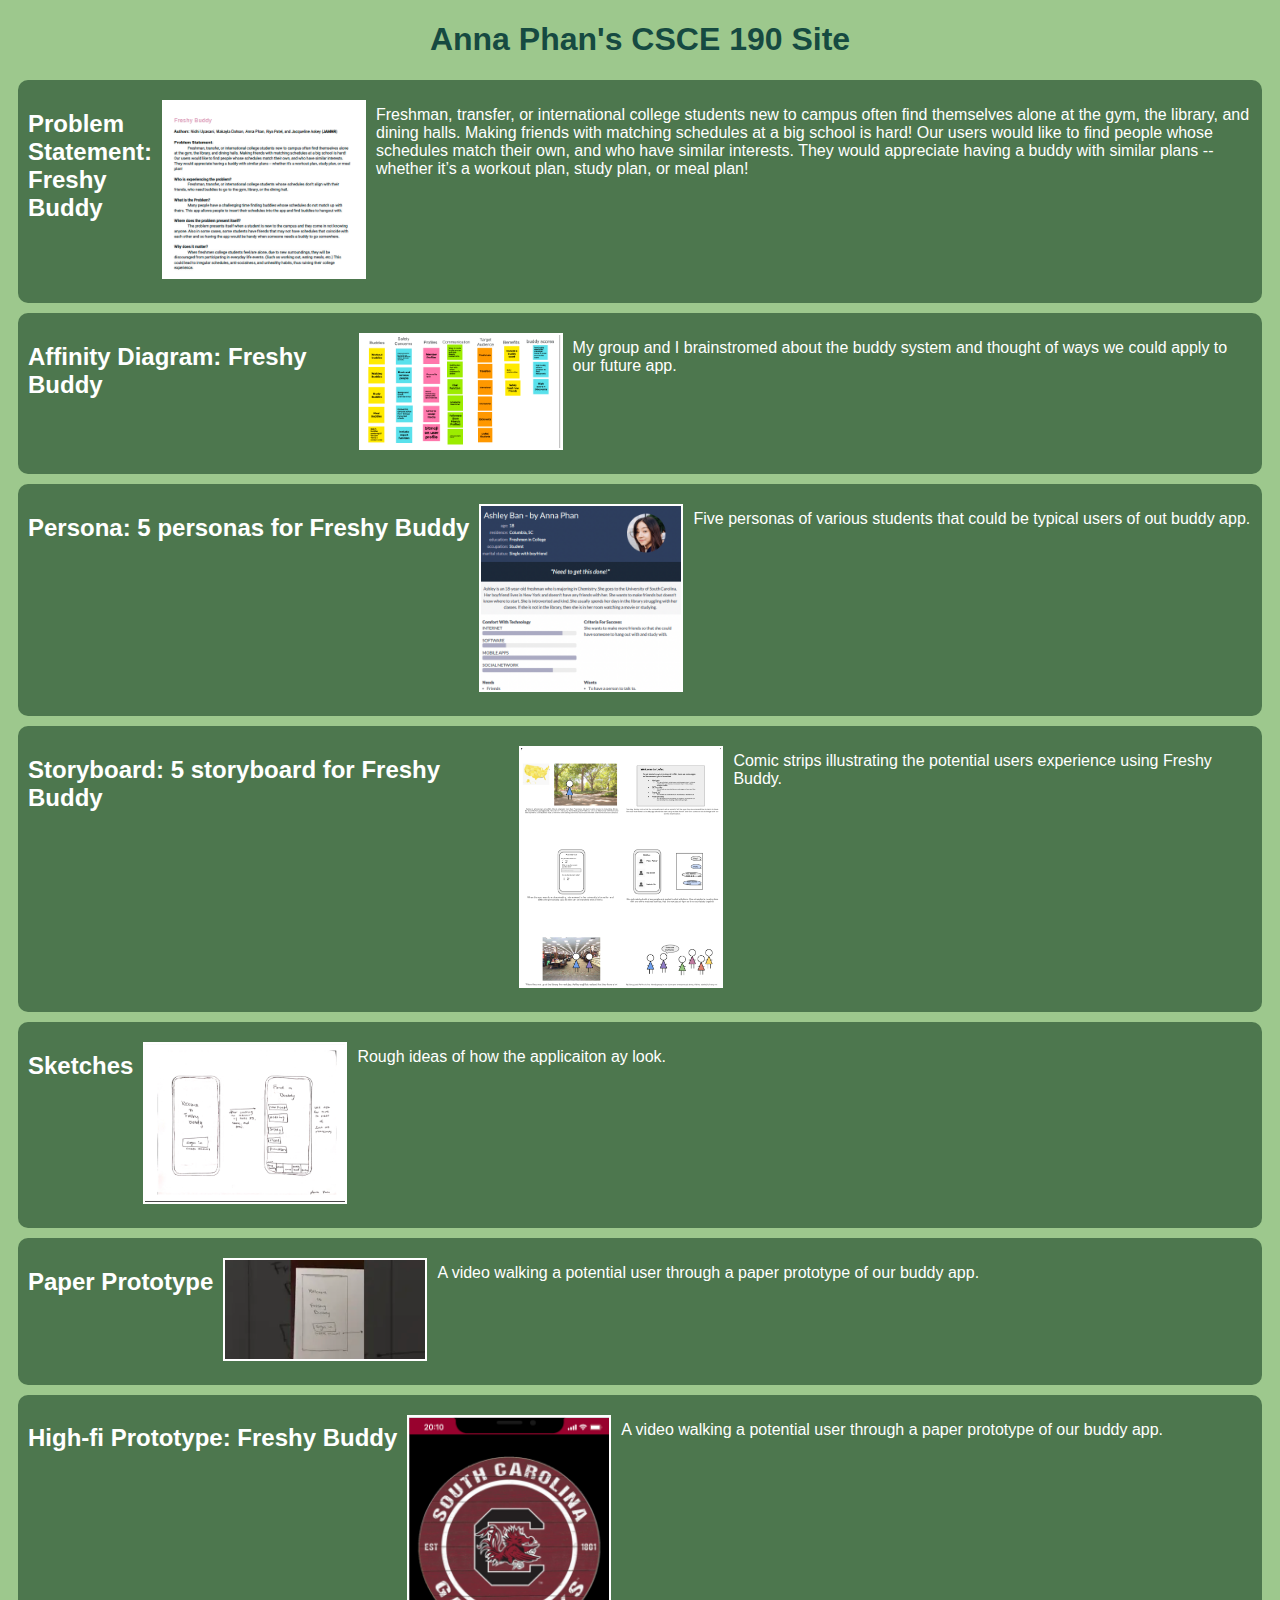
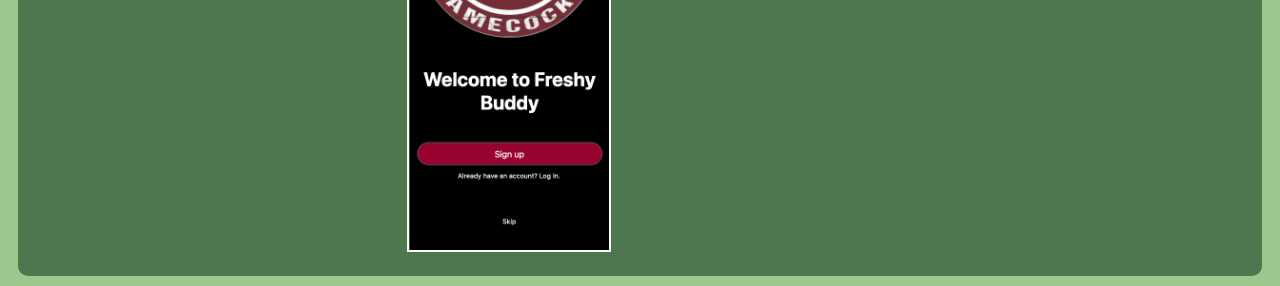
<file: index.html>
<!DOCTYPE html>
<html>
    <head>
        <title>CSCE 190: Anna Phan</title>
        <link rel="stylesheet" href="style.css">
    </head>
    <body>
        <h1>Anna Phan's CSCE 190 Site</h1>

        <div class="assignments">
            <!--Problem Statement Assignment-->
            <section class="assignment">
                <a href="files/problem-statement .pdf"><h2>Problem Statement: Freshy Buddy</h2></a>
                <a href="files/problem-statement .pdf"><img src="images/problem-statement.png"></a>
                <p>
                    Freshman, transfer, or international college students new to campus often find themselves alone at the gym, the library, and dining halls. Making friends with matching schedules at a big school is hard! Our users would like to find people whose schedules match their own, and who have similar interests. They would appreciate having a buddy with similar plans -- whether it’s a workout plan, study plan, or meal plan!
                </p>
            </section>

            <!--Affinity Diagram Assignment-->
            <section class="assignment">
                <a href="files/affinity-diagram.pdf"><h2>Affinity Diagram: Freshy Buddy</h2></a>
                <a href="files/affinity-diagram.pdf"><img src="images/affinity-diagram.png"></a>
                <p>
                    My group and I brainstromed about the buddy system and thought of ways we could apply to our future app.
                </p>
            </section>

            <!--Persona Assignment-->
            <section class="assignment">
                <a href="files/persona.pdf"><h2>Persona: 5 personas for Freshy Buddy</h2></a>
                <a href="files/persona.pdf"><img src="images/persona.png"></a>
                <p>
                    Five personas of various students that could be typical users of out buddy app.
                </p>
            </section>

            <!--Storyboard Assignment-->
            <section class="assignment">
                <a href="files/storyboard.pdf"><h2>Storyboard: 5 storyboard for Freshy Buddy</h2></a>
                <a href="files/storyboard.pdf"><img src="images/storyboard.png"></a>
                <p>
                    Comic strips illustrating the potential users experience using Freshy Buddy.
                </p>
            </section>

            <!--Sketches Assignment-->
            <section class="assignment">
                <a href="files/sketches.pdf"><h2>Sketches</h2></a>
                <a href="files/sketches.pdf"><img src="images/sketches.png"></a>
                <p>
                    Rough ideas of how the applicaiton ay look.
                </p>
            </section>

            <!--Paper Prototype Assignment-->
            <section class="assignment">
                <a href="https://youtu.be/pyJ80q0YgVs"><h2>Paper Prototype</h2></a>
                <a href="https://youtu.be/pyJ80q0YgVs"><img src="images/paper-prototype.png"></a>
                <p>
                    A video walking a potential user through a paper prototype of our buddy app.
                </p>
            </section>

            <!--High-fi Prototype Assignment-->
            <section class="assignment">
                <a href="files/high-fi-prototype/src/index.html"><h2>High-fi Prototype: Freshy Buddy</h2></a>
                <a href="files/high-fi-prototype/src/index.html"><img src="images/high-fi-prototype.png"></a>
                <p>
                    A video walking a potential user through a paper prototype of our buddy app.
                </p>
            </section>
        </div>
    </body>
</html>
</file>
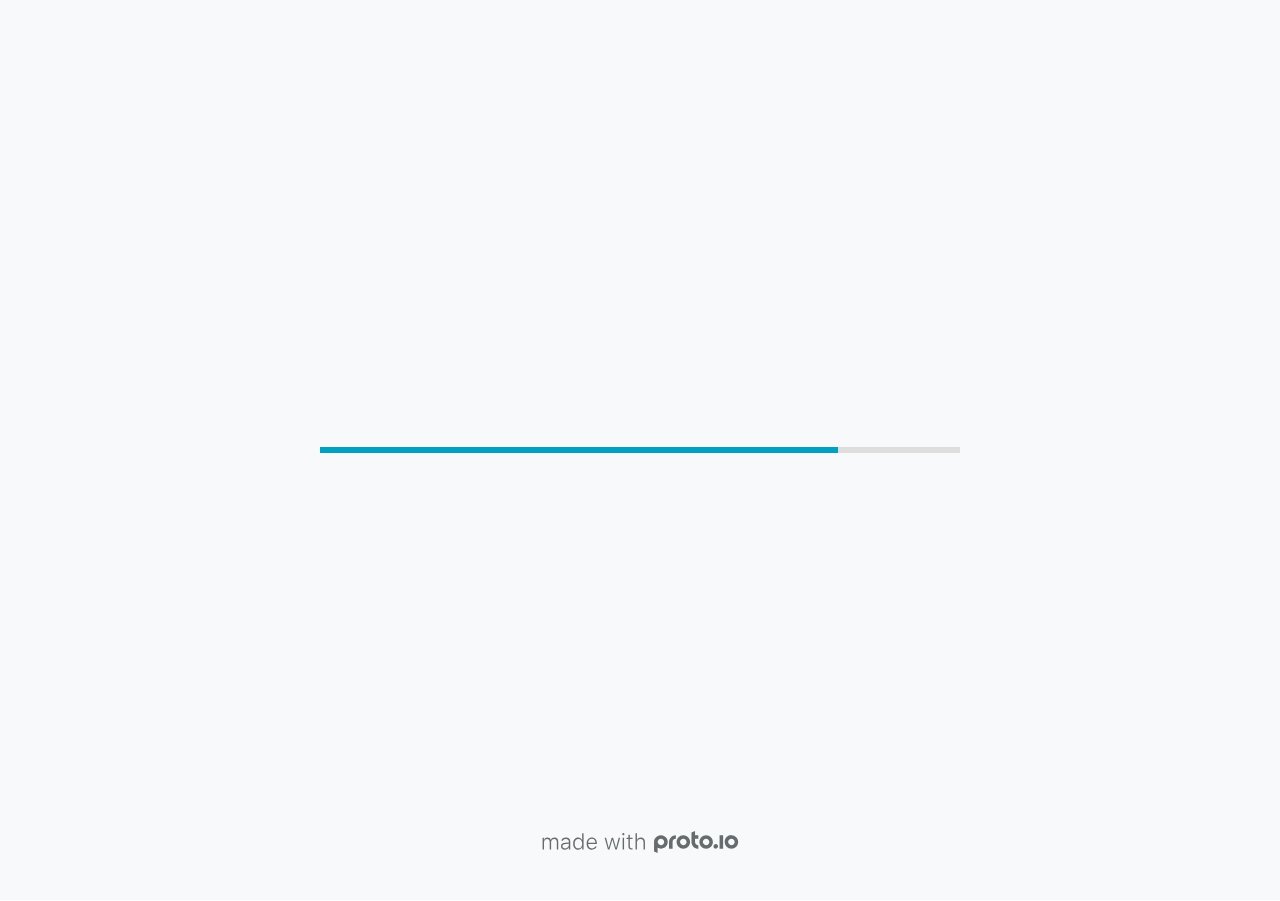
<file: files/high-fi-prototype/src/index.html>
<!DOCTYPE HTML>
	<head>

		<meta charset="utf-8">

		<title>Freshy Buddies - Proto.io</title>

		
			<meta name="HandheldFriendly" content="True">
			<meta name="MobileOptimized" content="390"> 

			
			
			
			<meta name="viewport" content="minimum-scale=1.00, maximum-scale=1.00, initial-scale=1.00, user-scalable=no, shrink-to-fit=no" />

			
				<meta name="apple-mobile-web-app-capable" content="yes" />
				<meta name="apple-mobile-web-app-status-bar-style" content="black-translucent" />
			

			<meta name="format-detection" content="telephone=no">


			

            
            <link rel="icon" sizes="192x192" href="./src/assets/branding/android-icon-hires.png">
            <link rel="icon" sizes="128x128" href="./src/assets/branding/android-icon.png">

            
            <link href="./src/assets/branding/apple-touch-icon-retina180.png" sizes="180x180" rel="apple-touch-icon">

            
            <link href="./src/assets/branding/apple-touch-icon-retina.png" sizes="114x114" rel="apple-touch-icon">

            
            <link href="./src/assets/branding/apple-touch-icon.png" sizes="57x57" rel="apple-touch-icon">

            
            <link href="./src/assets/branding/startup.png" media="(device-width: 320px)" rel="apple-touch-startup-image">

            
            <link href="./src/assets/branding/startup-retina.png" media="(device-width: 320px) and (device-height: 480px) and (-webkit-device-pixel-ratio: 2)" rel="apple-touch-startup-image">

            
            <link href="./src/assets/branding/startup-568.png" media="(device-width: 320px) and (device-height: 568px) and (-webkit-device-pixel-ratio: 2)" rel="apple-touch-startup-image">

            
            <link href="./src/assets/branding/startup-retina-6.png" media="(device-width: 375px) and (device-height: 667px) and (orientation: portrait) and (-webkit-device-pixel-ratio: 2)" rel="apple-touch-startup-image">

            
            <link href="./src/assets/branding/startup-retina-6plus.png" media="(device-width: 414px) and (device-height: 736px) and (orientation: portrait) and (-webkit-device-pixel-ratio: 3)" rel="apple-touch-startup-image">

            
            <link href="./src/assets/branding/startup-retina-6plus-landscape.png" media="(device-width: 414px) and (device-height: 736px) and (orientation: landscape) and (-webkit-device-pixel-ratio: 3)" rel="apple-touch-startup-image">

            
            <link href="./src/assets/branding/startup-ipad.png" media="(device-width: 768px) and (orientation: portrait)" rel="apple-touch-startup-image">

            
            <link href="./src/assets/branding/startup-ipad-landscape.png" media="(device-width: 768px) and (orientation: landscape)" rel="apple-touch-startup-image">

            
            <link href="./src/assets/branding/startup-ipad-retina.png" media="(device-width: 768px) and (orientation: portrait) and (-webkit-device-pixel-ratio: 2)" rel="apple-touch-startup-image">

            
            <link href="./src/assets/branding/startup-ipad-landscape-retina.png" media="(device-width: 768px) and (orientation: landscape) and (-webkit-device-pixel-ratio: 2)" rel="apple-touch-startup-image">

            
            <link href="./src/assets/branding/startup-ipad-pro.png" media="(device-width: 1024px) and (orientation: portrait) and (-webkit-device-pixel-ratio: 2)" rel="apple-touch-startup-image">

            
            <link href="./src/assets/branding/startup-ipad-pro-landscape.png" media="(device-width: 1024px) and (orientation: landscape) and (-webkit-device-pixel-ratio: 2)" rel="apple-touch-startup-image">

			<meta http-equiv="cleartype" content="on"> 


			 
		    <script type="text/javascript" src="./scripts/plugins/jquery/jquery.js"></script>

			
				<link rel="stylesheet" href="./stylesheets/player-export.css" />
				<script type="text/javascript" src="./scripts/player-export.js"></script>
			

			
			<script type="text/javascript" src="./libraries/common/components.js"></script> 
			<link type="text/css" rel="Stylesheet" href="./libraries/common/components.1.00.css" /> 

			
					<script type="text/javascript" src="./libraries/generic2/components.js"></script> 
					<link type="text/css" rel="Stylesheet" href="./libraries/generic2/components.1.00.css" /> 
				
					<script type="text/javascript" src="./libraries/ios7/components.js"></script> 
					<link type="text/css" rel="Stylesheet" href="./libraries/ios7/components.1.00.css" /> 
				
					<script type="text/javascript" src="./libraries/ios9/components.js"></script> 
					<link type="text/css" rel="Stylesheet" href="./libraries/ios9/components.1.00.css" /> 
				
					<script type="text/javascript" src="./libraries/material/components.js"></script> 
					<link type="text/css" rel="Stylesheet" href="./libraries/material/components.1.00.css" /> 
				
				<script type="text/javascript" src="./data/data.js"></script> 
			<script type="text/javascript" src="./webkitmask/maskimages.js"></script> 

		<style>
			body { width: 390px; height: 844px; }
			.landscape, .landscape .prx-page { min-height: 390px; }
			.portrait, .portrait .prx-page { min-height: 844px; }
		</style>

		<script type="text/javascript">

			prx.ver = '6.7.7.1';
			prx.url.account = 'https://riyapatel.proto.io';
			prx.url.staticassets = 'https://gal.proto.io';
			prx.url.devices = 'https://dteyv52hbg2at.cloudfront.net/devices';
			prx.url.static = 'https://dteyv52hbg2at.cloudfront.net';
			prx.url.siteurl = 'proto.io';
			prx.url.crossmsg = 'https://riyapatel.proto.io';

			prx.nodejsassetsserver = {};
			prx.nodejsassetsserver.host = ".proto.io";
			prx.nodejsassetsserver.subdomainprefix = "https://a3";
			prx.nodejsassetsserver.maxsubdomains = "20";

			prx.device_library = 'ios9';
			prx.devices[prx.device] = {
				name: prx.device
				,defaultOrientation: 'portrait'
				,portrait_applies: 1 //new
				,portrait: [390,844]
				,landscape_applies: 1 //new
				,landscape: [844,390]
				,allow_orientation_change: 1 //new
				,statusbar_skin: 'default' // new
				,statusbarheightportrait: 0
				,statusbarheightlandscape: 0
				,navigationbar_skin: 'default' //new
				,navigationbarheightportrait: 0
				,navigationbarheightlandscape: 0
				,normalportrait: [390,844]
				,normallandscape: [844,390]
				,device_s3bucket: '66bd5b4d-9b18-415d-a8ee-066fc410e14c'
				,dpr: '1.00'
				,deviceType: "iphonex"
                ,showiPhoneXNotch: true
                ,hasCustomSkinNotch: false
				,appleWatchRoundedCorners: false
				,scrollType: "default"
				,initialscale: 1.00
				,targetdensitydpi: "device-dpi"
			}
			// save a copy of the device in the player state
			prx.currentPlayerStatus.projectDevice = prx.toolbox.clone(prx.devices[prx.device]);
			prx.currentPlayerStatus.targetDevice = {"ISANDROIDTABLET":0,"ISIPOD":0,"ISCHROME":0,"ISIOS":1,"ISMSIE":0,"ISMOZILLA":0,"isAndroid-Pad":0,"ISOPERA":0,"ISWEBKIT":0,"SOSVERSION":{"CBUILDVER":"","CMAJORVER":"","CMINORVER":"","CTEXT":"","IMINORVER":0,"IMAJORVER":0,"IBUILDVER":0},"ISIPAD":0,"ISMOBILE":1,"ISSAFARI":0,"ISIPHONE":1,"ISWINDOWS":0,"ISWINDOWSTOUCH":0,"ISDEVICE":1,"ISANDROID":0,"ISCUSTOM":0};
			prx.releaseChannel = 'stable';

			prx.projectsettings.id = '1874074f-b644-4ba2-aac2-243938036d0c';
			prx.projectsettings.s3b = 'riyapatel-1254901-70bdab18-0a48-ddd0-0c1d12333ed489cc';
			prx.projectsettings.account = 'riyapatel';
			prx.projectsettings.statusbar = '0'; 
			prx.projectsettings.statusbarapplies = '0';
			prx.projectsettings.navigationbar = '0';
			prx.projectsettings.navigationbarapplies = '0';
			prx.projectsettings.initialpageid = -1;
			
			
			prx.projectsettings.flashactions = 1;
			prx.projectsettings.gatrackingcode = '';

			prx.export2html = '1' == true;
			prx.mobPlayer = 0;

			prx.user.country = 'US';

			prx.s3Links = []; 
			var sLinkedAssets = [];
			

			prx.csrf_token = 'C23E786B9C6FAFE260ECA2451202DC722F69705961FA8DB1A92BCC0E17ACFA50';

            

            
                            prx.assetsAccessToken = "eyJ0eXAiOiJKV1QiLCJhbGciOiJIUzI1NiJ9.eyJkIjp7InVpZCI6Ii0xIiwicHJvamVjdF9pZCI6IjE4NzQwNzRmLWI2NDQtNGJhMi1hYWMyLTI0MzkzODAzNmQwYyJ9LCJ2IjowLCJleHAiOjE2Mzc3MjMzMTQsImlhdCI6MTYzNzU0MzMxNH0.5IwpOsAQV79PVUlUW0bxsRLPjHDsZovEHHCk6_M5dCc";

			prx.iniPlayer.iniPreLoad();

		</script>
	</head>

	

			<body class="player device-cursor-touch mobile-device-true " " id="mbd" >

				
					<div id='iphoneX-notch-player'>
						<span class="iphoneX-notch-corners"></span>
					</div>
				
				<div id="window-wrapper">
					<div id="dragarea"></div>
					<div id="statusbar"></div>
					<div id="underlay" style=""></div>

					<div class="prx-page" data-role="page" id="p-1" data-id="1"></div>
					
								<div class="prx-page" data-role="page" id="p-2" data-id="2"></div>
							
								<div class="prx-page" data-role="page" id="p-3" data-id="3"></div>
							
								<div class="prx-page" data-role="page" id="p-4" data-id="4"></div>
							
								<div class="prx-page" data-role="page" id="p-5" data-id="5"></div>
							
								<div class="prx-page" data-role="page" id="p-6" data-id="6"></div>
							
								<div class="prx-page" data-role="page" id="p-8" data-id="8"></div>
							
								<div class="prx-page" data-role="page" id="p-10" data-id="10"></div>
							
								<div class="prx-page" data-role="page" id="p-14" data-id="14"></div>
							
								<div class="prx-page" data-role="page" id="p-15" data-id="15"></div>
							
								<div class="prx-page" data-role="page" id="p-18" data-id="18"></div>
							
					<div id="navigationbar"></div>
					<div id="overlay"></div>
					<div id="trash"></div>
					<div id="quick-audios"></div>
				</div>

				 
			<div id="loader-wrapper">
				
				<div class="progress">
					<div class="progress-bar"></div>
				</div>
				<div id="poweredby"></div>
			</div>
			


			</body>
		

</html>
</file>
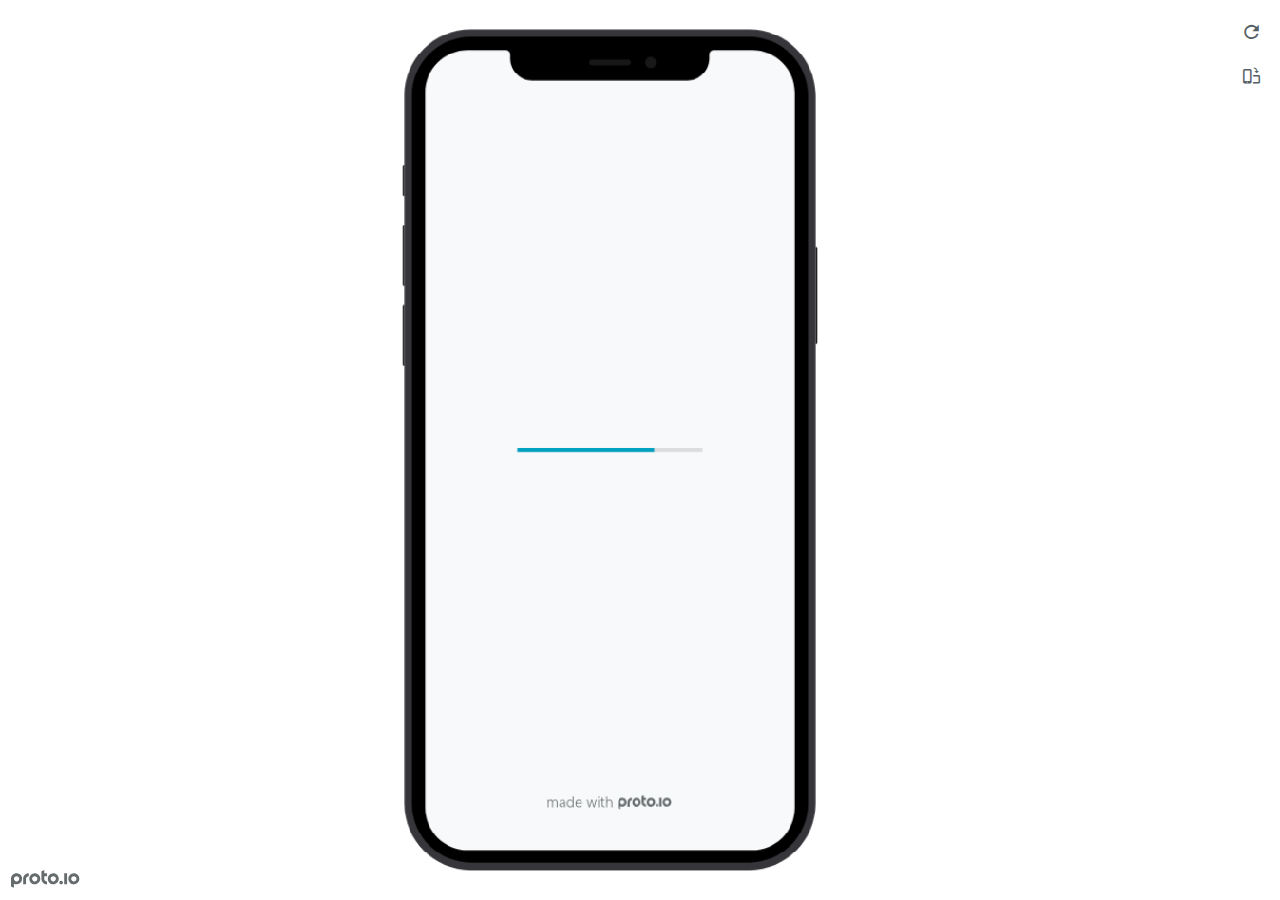
<file: files/high-fi-prototype/preview.html>
<!DOCTYPE HTML>
    <head>
    <meta charset="utf-8">

    <title>Freshy Buddies - Proto.io player</title>

    

			<link type="text/css" rel="stylesheet" href="./src/stylesheets/preview-export-min.css">
			<script type="text/javascript" src="./src/scripts/preview-export-min.js"></script>

		

    <script type="text/javascript">
        var prx = window.prx || {};
        prx.orientation = 'portrait';
        prx.orientations = {};
        prx.orientations.portrait = 1;
        prx.orientations.landscape = 1;
        prx.project = {};
        prx.project.id = '1874074f-b644-4ba2-aac2-243938036d0c';
        prx.project.title = 'Freshy Buddies';
        prx.project.version = 0;
        prx.project.livepreview = 0;
        prx.project.account = "riyapatel";
        prx.activePage = {};
        prx.usercountry = "us";
        
            prx.user = false;
        
        prx.skin = 'apple-phone-iphone12_12pro-1';
        prx.ver = '6.7.7.1';
        //prx.flashactions = 1;
		prx.flashactions = 1; //we are not using the DB value anymore

        prx.nodejsassetsserver = {};
        prx.nodejsassetsserver.host = ".proto.io";
        prx.nodejsassetsserver.subdomainprefix = "https://a3";
        prx.nodejsassetsserver.maxsubdomains = "20";
        prx.account = "riyapatel";
        prx.browserShowScreenshots = 'true';
        prx.url.crossmsg = 'https://riyapatel.proto.io';
        prx.playerUrl = 'https://riyapatel.proto.io/player/';
        prx.fullScreenUrl = 'https://riyapatel.proto.io/player/fullscreen/index.cfm?id=1874074f-b644-4ba2-aac2-243938036d0c';
        prx.spaces = false;
        prx.csrf_token = 'FDD5ACB95121CD8797566548A248E9C2E82E8C58B0A9293E9AAF9C20A12F36FF';

        prx.bShowPlayerBetaPrompt = false;

        
    </script>

    

</head>


<body style="background-color:#FFFFFF">

    

    <div class="page-sidebar">
        
        <div class="sidebar-action-buttons">

            
                <span class="header-action-button player-icon-reload embed-icon-reload" id="refresh-preview">
                    <span class="tooltip">Refresh preview</span>
                </span>
                
                    <span  class="header-action-button player-icon-rotate embed-icon-rotate" id="change-orientation">
                        <span class="tooltip">Change orientation</span>
                    </span>
                

            <div class="header-action-button player-icon-enter-fullscreen-mode-icon" id="go-fullscreen">
                <span class="tooltip">Go full screen</span>
            </div>
        </div>

    </div>

    <div id="maincontent" class="portrait">

        <div id="shortcut-pressed-outer">
            <div id="shortcut-pressed"></div>
        </div>
        

			<div class="frame_generic">
				
				<div class="body_generic skin_apple-phone-iphone12_12pro-1 skin-wrapper skin-os-apple skin-device-phone skin-model-iphone12_12pro skin-size-1 skin-color-black skin-orientation-portrait skin-dimensions-390-844">

					<div class="buttons top"></div>
					<div class="detail-top"></div>
					<div class="web-search"></div>
					<div class="buttons left"></div>

					<div class="body_generic_inner">
						
						<iframe id="pio-playerframe" src="./src/index.html" scrolling="NO" style="width: 390px; height: 844px;" webkitAllowFullScreen mozallowfullscreen allowFullScreen allowvr allow="autoplay"></iframe>
						
                                <script type="text/javascript">
                                    // remove parameter from address bar immediately if no changes
                                    let url = new URL(window.location.href);
                                    url.searchParams.delete('hc');
									url.searchParams.delete('ap');
                                    window.history.replaceState({}, document.title, url.toString());
                                </script>
                            
					</div>

					<div class="buttons right"></div>
					<div class="detail-bottom"></div>
				</div>
				
			</div>
		
    </div>

    

    
            <div id="branding"></div>
        
</body>


<script type="text/javascript">
    
</script>
</html>
</file>
<file: style.css>
body{
    background:rgb(157, 200, 141);
    font-family: Arial, Helvetica, sans-serif;
}

.assignment{
    display: flex;
    padding: 10px;
    margin:10px;
    background: rgb(77, 119, 78);
    border-radius: 10px;
    color:white;
}

.assignment img{
    width: 200px;
    margin: 10px;
    border: 2px solid #FFFFFF;
}

.assignment img:hover{
    border: 2px solid #F1B24A;
}

h1{
    color: rgb(22, 74,65);
    text-align: center;
}

a{
    text-decoration: none;
    color: white;
}

a:hover{
    color:#F1B24A;
}
</file>
<file: files/high-fi-prototype/src/stylesheets/player-export.css>
/*!
 * 
 *                                                                       
 *                              ::;;;;                                   
 *    ::,,,,::    ::,,  ,,,,::::::11ii::,,::,,,,::      ::::,,::,,,,::   
 *  ,,111111ii,,::1111::111111ii::111111::111111ii,,    ii11,,ii111111,, 
 *  11ii::;;11;;ii11::iiii::;;11;;11ii::ii11::::11ii    ii11;;11;;::ii11 
 *  11;;  ::11ii11;;::11ii  ::11ii11ii,,iiii..  iiii    ii11;;11::  ;;11 
 *  1111;;ii11;;11;;,,ii11::ii11;;ii11;;;;11;;;;11;;;;;;ii11::11ii;;11ii 
 *  11111111;;::11;;  ::ii1111;;  ::ii11::ii1111ii::11ii;;11,,;;1111ii:: 
 *  11;;,,::  ,,::,,      ::,,        ::::  ::::    ,,,,::::    ::,,     
 *  ;;;;                                                                 
 *                                                                       
 *  Build: 11/17/2021, 4:19:06 PM
 */

/*!
 * Waves v0.5.5
 * http://fian.my.id/Waves
 *
 * Copyright 2014 Alfiana E. Sibuea and other contributors
 * Released under the MIT license
 * https://github.com/fians/Waves/blob/master/LICENSE
 */.mask-inner{position:relative;background-size:100% 100%;background-repeat:no-repeat}.mask-inner .mask-inner{transform:none!important}.mask-border .mborder,.mask-filter{height:100%;width:100%}.mask-border .mborder{border:1px solid hsla(0,0%,100%,.8);position:absolute;pointer-events:none}.mask-border .area-border{border:1px solid #00a1c0;left:0;top:0;position:absolute;transform-origin:0 0;box-sizing:border-box}.mask-border .mask-radius{width:100%;height:100%;overflow:hidden;position:absolute}.mask-border .mask-radius .mask-radius-border{position:relative;width:100%;height:100%;border:1px solid hsla(0,0%,100%,.8)}.mask-border.hide-handles .prx-resizable-handle{opacity:0;pointer-events:none!important}.mask-border.hide-handles .area-border{border:1px dashed #b4bcbf}.mask-wrapper{overflow:hidden;height:100%;pointer-events:none}.mask-wrapper.borderPos-inside{box-sizing:border-box}.mask-wrapper.borderPos-outside{width:100%;height:100%}.mask-wrapper.borderPos-outside .mask-inner{box-sizing:content-box}.mask-edit-mode-handles{pointer-events:none}.mask-edit-mode-handles.hide-handles .prx-resizable-handle,.mask-edit-mode-handles.hide-handles .prx-rotate-handle{opacity:0;pointer-events:none!important}.mask-edit-mode-handles.hide-handles .xborder{border-color:#b4bcbf!important}abbr,address,article,aside,audio,b,blockquote,body,caption,cite,code,dd,del,dfn,div,dl,dt,em,fieldset,figure,footer,form,h1,h2,h3,h4,h5,h6,header,hgroup,html,i,iframe,img,ins,kbd,label,legend,li,mark,menu,nav,object,ol,p,pre,q,samp,section,small,span,strong,sub,sup,table,tbody,td,tfoot,th,thead,time,tr,ul,var,video{margin:0;padding:0;border:0;outline:0;font-size:100%;background:transparent}article,aside,details,figcaption,figure,footer,header,hgroup,nav,section{display:block}audio,canvas,video{display:inline-block;*display:inline;*zoom:1}[hidden],audio:not([controls]){display:none}html{font-size:100%;-webkit-text-size-adjust:100%;-ms-text-size-adjust:100%}body{margin:0;font-size:13px}body,button,input,select,textarea{font-family:sans-serif;color:#222}a{color:#00e}a:visited{color:#551a8b}a:hover{color:#06e}a:focus{outline:thin dotted}a:active,a:hover{outline:0}abbr[title]{border-bottom:1px dotted}b,strong{font-weight:700}blockquote{margin:1em 40px}dfn{font-style:italic}hr{display:block;height:1px;border:0;border-top:1px solid #ccc;margin:1em 0;padding:0}ins{background:#ff9;text-decoration:none}ins,mark{color:#000}mark{background:#ff0;font-style:italic;font-weight:700}code,kbd,pre,samp{font-family:monospace,serif;_font-family:courier new,monospace;font-size:1em}pre{white-space:pre;white-space:pre-wrap;word-wrap:break-word}q{quotes:none}q:after,q:before{content:"";content:none}small{font-size:85%}sub,sup{font-size:75%;line-height:0;position:relative;vertical-align:baseline}sup{top:-.5em}sub{bottom:-.25em}ol,ul{margin:1em 0;padding:0 0 0 40px}dd{margin:0 0 0 40px}nav ol,nav ul{list-style:none;list-style-image:none;margin:0;padding:0}img{border:0;-ms-interpolation-mode:bicubic}svg:not(:root){overflow:hidden}figure,form{margin:0}fieldset{margin:0}fieldset,legend{border:0;padding:0}legend{*margin-left:-7px}button,input,select,textarea{font-size:100%;margin:0;vertical-align:baseline;*vertical-align:middle}button,input{line-height:normal;*overflow:visible}table button,table input{*overflow:auto}[role=button],button,input[type=button],input[type=reset],input[type=submit]{-webkit-appearance:button}input[type=checkbox],input[type=radio]{box-sizing:border-box;padding:0}input[type=search]{-webkit-appearance:textfield;-moz-box-sizing:content-box;-webkit-box-sizing:content-box;box-sizing:content-box}input[type=search]::-webkit-search-decoration{-webkit-appearance:none}button::-moz-focus-inner{border:0;padding:0}textarea{overflow:auto;vertical-align:top;resize:vertical}input:invalid,textarea:invalid{background-color:#f0dddd}table{border-collapse:collapse;border-spacing:0}td{vertical-align:top}.nocallout{-webkit-touch-callout:none}textarea[contenteditable]{-webkit-appearance:none}.gifhidden{position:absolute;left:-100%}.ir{display:block;border:0;text-indent:-999em;overflow:hidden;background-color:transparent;background-repeat:no-repeat;text-align:left;direction:ltr}.ir br{display:none}.hidden{display:none!important;visibility:hidden}.visuallyhidden{border:0;clip:rect(0 0 0 0);height:1px;margin:-1px;overflow:hidden;padding:0;position:absolute;width:1px}.visuallyhidden.focusable:active,.visuallyhidden.focusable:focus{clip:auto;height:auto;margin:0;overflow:visible;position:static;width:auto}.invisible{visibility:hidden}.clearfix:after,.clearfix:before{content:"";display:table}.clearfix:after{clear:both}.clearfix{*zoom:1}@media print{*{background:transparent!important;color:#000!important;text-shadow:none!important;filter:none!important;-ms-filter:none!important}a,a:visited{text-decoration:underline}a[href]:after{content:" (" attr(href) ")"}abbr[title]:after{content:" (" attr(title) ")"}.ir a:after,a[href^="#"]:after,a[href^="javascript:"]:after{content:""}blockquote,pre{border:1px solid #999;page-break-inside:avoid}thead{display:table-header-group}img,tr{page-break-inside:avoid}img{max-width:100%!important}@page{margin:.5cm}h2,h3,p{orphans:3;widows:3}h2,h3{page-break-after:avoid}}#eval-iframe{display:none}body{-webkit-appearance:none;-webkit-box-flex:1;-webkit-touch-callout:none;-webkit-tap-highlight-color:rgba(0,0,0,0)}*{-webkit-user-select:none;-khtml-user-select:none;-moz-user-select:-moz-none;-o-user-select:none;user-select:none}input,textarea{-webkit-user-select:text;-khtml-user-select:text;-moz-user-select:text;-o-user-select:text;user-select:text}#dragarea{font-family:Helvetica,Arial,sans-serif;text-align:left}.text{height:95%;overflow:auto}.wrap{overflow:hidden}.pos,.spos{position:absolute}.action-highlight{position:absolute;top:0;left:0;height:100%;width:100%;background:rgba(255,255,0,.5);background:rgba(64,208,255,.3);opacity:0;pointer-events:none;-webkit-transition:opacity .2s ease-in;transition:opacity .2s ease-in;border:2px solid #40c8f4;padding:3px;box-sizing:border-box}.action-highlight-simple-visible,.action-highlight-visible{opacity:1}#appModeNote{background-color:#333;border-top:5px solid #000;bottom:0;color:#f0f0f0;display:none;font-family:helvetica;left:0;padding:10px 0;position:fixed;text-align:center;width:100%}#appModeNote em{display:block;font-size:20px;font-weight:700;line-height:26px}#appModeNote span{display:block;font-size:14px;line-height:20px}.hidden{display:none}.prx-page.loadedFrom{display:block}.prx-page.loadedTo{z-index:999999}.prx-page.loadedTo-1{z-index:10000000}.prx-page.loadedTo-2{z-index:10000001}.prx-page.loadedTo-3{z-index:10000002}.prx-page.loadedTo-4{z-index:10000003}.prx-page.loadedTo-5{z-index:10000004}.prx-page.loadedTo-6{z-index:10000005}.prx-page.loadedTo-7{z-index:10000006}.prx-page.loadedTo-8{z-index:10000007}.prx-page.loadedTo-9{z-index:10000008}.prx-page.loadedTo-10{z-index:10000009}.prx-page.loadedTo-11{z-index:10000010}.prx-page.loadedTo-12{z-index:10000011}.prx-page.loadedTo-13{z-index:10000012}.prx-page.loadedTo-14{z-index:10000013}.prx-page.loadedTo-15{z-index:10000014}.prx-page.loadedTo-16{z-index:10000015}.prx-page.loadedTo-17{z-index:10000016}.prx-page.loadedTo-18{z-index:10000017}.prx-page.loadedTo-19{z-index:10000018}.prx-page.loadedTo-20{z-index:10000019}.prx-page.loadedTo-21{z-index:10000020}.prx-page.loadedTo-22{z-index:10000021}.prx-page.loadedTo-23{z-index:10000022}.prx-page.loadedTo-24{z-index:10000023}.prx-page.loadedTo-25{z-index:10000024}.prx-page.loadedTo-26{z-index:10000025}.prx-page.loadedTo-27{z-index:10000026}.prx-page.loadedTo-28{z-index:10000027}.prx-page.loadedTo-29{z-index:10000028}.prx-page.loadedTo-30{z-index:10000029}#navigationbar,#statusbar{background:transparent 0 0;display:block;width:100%;border:0;top:0;position:fixed;z-index:1}#loader-wrapper{background:#f8f9fa;height:100%;left:0;position:fixed;top:0;width:100%;z-index:99999;font-size:11px}#loader-wrapper .progress{position:absolute;top:50%;left:50%;transform:translate(-50%,-50%);-ms-transform:translate(-50%,-50%);-webkit-transform:translate(-50%,-50%);width:50%;height:4px;background-color:#ddd}#loader-wrapper .progress-bar{position:relative;width:0;height:4px;-webkit-transition:.4s linear;-moz-transition:.4s linear;-o-transition:.4s linear;transition:.4s linear;-webkit-transition-property:width,background-color;-moz-transition-property:width,background-color;-o-transition-property:width,background-color;transition-property:width,background-color}#loader-wrapper .progress-bar:before,.progress-bar:after{content:"";position:absolute;top:0;left:0;right:0}#loader-wrapper .progress-bar:before{bottom:0;background-color:#ddd}#loader-wrapper .progress-bar:after{z-index:2;bottom:0;background:#00a1c0}#loader-wrapper #app-icon{position:absolute;top:50%;left:50%;transform:translate(-50%,-150%);-ms-transform:translate(-50%,-150%);-webkit-transform:translate(-50%,-150%);width:114px;height:114px}#loader-wrapper #poweredby{position:absolute;bottom:5%;left:50%;transform:translate(-50%);-ms-transform:translate(-50%);-webkit-transform:translate(-50%);width:100%;height:16px;background-image:url(/images/player/player-logo.svg);background-repeat:no-repeat;background-position:top;background-size:auto 200%;z-index:99999}body{-moz-transition:opacity .3s linear;-o-transition:opacity .3s linear;-webkit-transition:opacity .3s linear;transition:opacity .3s linear}.reloading{background:#fff!important;opacity:0}@media (min-width:481px) and (max-width:1079px){#loader-wrapper .progress,#loader-wrapper .progress-bar{height:4px}}@media (min-width:1080px){#loader-wrapper #poweredby{height:24px}#loader-wrapper .progress,#loader-wrapper .progress-bar{height:6px}}@media (width:1280px) and (height:768px){#loader-wrapper .progress,#loader-wrapper .progress-bar{height:2px}}.pointer-events-none{pointer-events:none!important}body .prx-page{-webkit-trans1form:translate3d(0,0,0)}.prx-page .type-symbol .box{-w1ebkit-transform:translateZ(0)}html{background:transparent}body{background:#fff;overflow:hidden}body.mobile-device-true *{-webkit-text-size-adjust:100%}body.mobile-device-false *{-webkit-text-size-adjust:initial}#window-wrapper{width:100%;height:100%;overflow:hidden;position:relative}#dragarea{background:transparent;display:none}#overlay,#quick-audios,#trash,#underlay{position:absolute;top:0;left:0}#quick-audios,#trash{display:none}.visible{display:block!important}.iScrollHorizontalScrollbar,.iScrollVerticalScrollbar{z-index:auto!important}.overlay{position:fixed;left:0;right:0;bottom:0;top:0}.ui-mobile-viewport-transitioning,.ui-mobile-viewport-transitioning .prx-page{o1verflow:visible!important}.box[style*="z-index:0;"],.box[style*="z-index: 0;"]{z-index:auto!important}.box[data-mpoverlay="1"]{pos1ition:fixed}#temp-for-external-link{display:none}#dragarea,html{background:transparent!important}.hide{display:none!important}*{outline:none}.ghost-component,.ghost-component *,.ghost-component .box *{pointer-events:none!important}#statusbar{position:fixed!important}.prx-page{position:absolute;display:none}.prx-page.prx-page-active,.prx-page[class*=prx-page-transitioning-]{display:block}.prx-page[class*=prx-page-transitioning-]{overflow:hidden}.prx-page.prx-page-transitioning-overlay-in-source,.prx-page.prx-page-transitioning-overlay-out-target{overflow:visible}.prx-page.prx-page-below{z-index:10}.prx-page.prx-page-above{z-index:20}#overlay{z-index:30}.prx-page.prx-page-transition-flip,.prx-page.prx-page-transition-turn{-webkit-backface-visibility:hidden;-moz-backface-visibility:hidden;backface-visibility:hidden}.prx-page.prx-page-transition-turn{-webkit-transform:translateZ(0);-moz-transform:translateZ(0);-webkit-transform-origin:0 center;-moz-transform-origin:0 center;transform-origin:0 center;transform:translateZ(0)}.prx-page.prx-page-transition-flow:not(.prx-page-transition-flow-overlay),.prx-page.prx-page-transition-overlay-top{box-shadow:0 0 20px rgba(0,0,0,.4)}.prx-page-above.prx-page-transition-notificationInWatchOS{transition:background-color .45s ease-out}.prx-page-above.prx-page-transition-notificationInWatchOS.prx-page-transition-notificationInWatchOS-notification-in{background-color:transparent!important;transition:background-color 0s ease-out}.device-cursor-touch,.device-cursor-touch *{cursor:url(/images/player/touch-cursor-64.png) 32 32,default!important;cursor:-webkit-image-set(url("/images/player/touch-cursor-64.png") 1x,url("/images/player/touch-cursor-64@2x.png") 2x) 32 32,default!important}.device-cursor-web,.device-cursor-web *{cursor:default}.device-cursor-web .delayedtap,.device-cursor-web .delayedtap *,.device-cursor-web .interaction-click,.device-cursor-web .interaction-click *,.device-cursor-web .interaction-tap,.device-cursor-web .interaction-tap *,.device-cursor-web .release,.device-cursor-web .release *,.device-cursor-web .touch,.device-cursor-web .touch *{cursor:pointer;cursor:hand}.device-cursor-web [data-component-type=text]{cursor:default}.device-cursor-web .move,.device-cursor-web .move *{cursor:move}.device-cursor-web input,.device-cursor-web textarea{cursor:text}.do-chrome-fix #window-wrapper{-webkit-perspective:1}.do-chrome-fix .pos{-webkit-backface-visibility:hidden;-webkit-transform:translateZ(0)}.do-chrome-fix *{-w1ebkit-transform:translateZ(0) scale(1) scaleX(1) skew(0deg,0deg) skewX(0deg) skewY(0deg) rotateX(0deg) rotateY(0deg) rotate(0deg)}.do-chrome-fix.dont-do-chrome-fix #window-wrapper{-webkit-perspective:none}.do-chrome-fix.dont-do-chrome-fix .pos{-webkit-backface-visibility:visible;-webkit-transform:none}.prx-page-transitioning:not(.prx-page-transitioning-overlay-in-source):not(.loadedFrom) [data-mpoverlay="1"]{display:none}#fps{position:fixed;z-index:9999;font-size:18px;top:20px;left:20px;background:rgba(0,0,0,.8);border-radius:6px;color:#fff;padding:3px 10px}#fps,.cbutton{pointer-events:none}.cbutton{position:absolute;display:inline-block;padding:0;border:none;background:none;color:#286aab;font-size:1.4em;overflow:visible;-webkit-transition:color .7s;transition:color .7s;-webkit-tap-highlight-color:rgba(0,0,0,0)}.cbutton.cbutton--click,.cbutton:focus{outline:none;color:#3c8ddc}.cbutton:after{position:absolute;width:100%;height:100%;border-radius:50%;content:"";opacity:0;pointer-events:none}.cbutton--effect-jelena:after{border:3px solid hsla(0,0%,82.7%,.7)}.cbutton--effect-jelena.cbutton--click:after{-webkit-animation:anim-effect-jelena .3s ease-out forwards;animation:anim-effect-jelena .3s ease-out forwards}@-webkit-keyframes anim-effect-jelena{0%{opacity:1;-webkit-transform:scale3d(.6,.6,1);transform:scale3d(.6,.6,1)}to{opacity:0;-webkit-transform:scale3d(1.2,1.2,1);transform:scale3d(1.2,1.2,1)}}@keyframes anim-effect-jelena{0%{opacity:1;-webkit-transform:scale3d(.5,.5,1);transform:scale3d(.5,.5,1)}to{opacity:0;-webkit-transform:scale3d(1.2,1.2,1);transform:scale3d(1.2,1.2,1)}}.cbutton--effect-sanja:after{background:hsla(0,0%,75.3%,.3)}.cbutton--effect-sanja.cbutton--click:after{-webkit-animation:anim-effect-sanja 1s ease-out forwards;animation:anim-effect-sanja 1s ease-out forwards}@-webkit-keyframes anim-effect-sanja{0%{opacity:1;-webkit-transform:scale3d(.5,.5,1);transform:scale3d(.5,.5,1)}25%{opacity:1;-webkit-transform:scaleX(1);transform:scaleX(1)}to{opacity:0;-webkit-transform:scaleX(1);transform:scaleX(1)}}@keyframes anim-effect-sanja{0%{opacity:1;-webkit-transform:scale3d(.5,.5,1);transform:scale3d(.5,.5,1)}25%{opacity:1;-webkit-transform:scaleX(1);transform:scaleX(1)}to{opacity:0;-webkit-transform:scaleX(1);transform:scaleX(1)}}#log{position:fixed;z-index:9999;font-size:24px;top:20px;right:20px;pointer-events:none}.watchOSscrollbars .iScrollVerticalScrollbar{position:fixed!important;width:12px!important;background-color:hsla(0,0%,100%,.3)!important;border-radius:8px!important;z-index:99999!important}.watchOSscrollbars .iScrollIndicator{background:#fff!important;border-radius:8px!important;left:2px!important;width:8px!important}.applewatch-rounded-corners{-webkit-clip-path:inset(0 0 0 0 round 63px);clip-path:inset(0 0 0 0 round 63px)}.group-action-prediv{position:absolute}.player .type-symbol.type-symbol-transparent .group-action-prediv{pointer-events:auto}.initialise-hidden-container{display:block!important;visibility:hidden!important}.a-enter-vr{height:0!important}.fullscreen-vr .prx-page{transform:none!important;position:fixed!important}

/*!
 * Waves v0.5.5
 * http://fian.my.id/Waves
 *
 * Copyright 2014 Alfiana E. Sibuea and other contributors
 * Released under the MIT license
 * https://github.com/fians/Waves/blob/master/LICENSE
 */.waves-effect{position:relative;overflow:hidden}.waves-effect.box{position:absolute}.waves-effect .waves-ripple{position:absolute;border-radius:50%;width:100px;height:100px;margin-top:-50px;margin-left:-50px;opacity:0;background-color:rgba(0,0,0,.2);pointer-events:none}.waves-effect.waves-light .waves-ripple{background-color:hsla(0,0%,100%,.4)}.waves-button,.waves-circle{-webkit-mask-image:-webkit-radial-gradient(circle,#fff 100%,#000 0);mask-image:radial-gradient(circle,#fff 100%,#000 0)}.waves-button,.waves-button-input,.waves-button:hover,.waves-button:link,.waves-button:visited{white-space:nowrap;vertical-align:middle;cursor:pointer;border:none;outline:none;color:inherit;background-color:transparent;font-size:14px;text-align:center;text-decoration:none;z-index:1}.waves-button{padding:10px 15px;border-radius:2px}.waves-button-input{margin:0;padding:10px 15px}.waves-input-wrapper{border-radius:2px;vertical-align:bottom}.waves-input-wrapper.waves-button{padding:0}.waves-input-wrapper .waves-button-input{position:relative;top:0;left:0;z-index:1}.waves-block{display:block}a.waves-effect .waves-ripple{z-index:-1}#loader-wrapper #poweredby{background-image:url(../images/player/player-logo.svg)!important}.device-cursor-touch,.device-cursor-touch *{cursor:url(../images/player/touch-cursor-64.png) 32 32,default!important;cursor:-webkit-image-set(url("../images/player/touch-cursor-64.png") 1x,url("../images/player/touch-cursor-64@2x.png") 2x) 32 32,default!important}
</file>
<file: files/high-fi-prototype/src/libraries/common/components.1.00.css>
.type-shapes .shape-wrapper{width:100%;height:100%;-moz-box-sizing:border-box;-webkit-box-sizing:border-box;box-sizing:border-box;background-clip:content-box}.type-shapes .shapes-text-container{position:absolute;top:0;left:0;right:0;display:table;width:100%;height:100%;text-align:center}.type-shapes .shapes-text-container>span{display:table-cell;vertical-align:middle}.type-shapes svg{overflow:visible}.player .type-symbol{overflow:hidden}.player .type-symbol.symbol-scroll{-webkit-perspective:1000}.player .type-symbol.type-symbol-transparent{pointer-events:none !important}.player .type-symbol.type-symbol-transparent .box{pointer-events:auto}.type-symbol.fullscreen{transform:none !important;width:100vw !important;height:100vh !important}.type-symbol>.type-symbol-hover-message,.type-symbol.ui-draggable-dragging:hover>.type-symbol-hover-message,.type-symbol.prx-resizable-resizing:hover>.type-symbol-hover-message{display:none;position:absolute;color:#fff;font-family:Helvetica, Arial, sans-serif !important;background:rgba(0,0,0,0.7);top:50%;left:50%;text-align:center;position:absolute;pointer-events:none;width:70px;height:30px;line-height:15px;font-size:10px !important;border-radius:3px;margin:-20px 0 0 -40px;padding:5px}.type-symbol:hover>.type-symbol-hover-message{display:block}.type-vrsymbol.fullscreen{transform:none !important;width:100vw !important;height:100vh !important}.type-vrsymbol.fullscreen canvas{width:100vw !important;height:100vh !important}.type-vrsymbol>.type-vrsymbol-hover-message,.type-vrsymbol.ui-draggable-dragging:hover>.type-vrsymbol-hover-message,.type-vrsymbol.prx-resizable-resizing:hover>.type-vrsymbol-hover-message{display:none;position:absolute;color:#fff;font-family:Helvetica, Arial, sans-serif !important;background:rgba(0,0,0,0.7);top:50%;left:50%;text-align:center;position:absolute;pointer-events:none;width:70px;height:30px;line-height:15px;font-size:10px !important;border-radius:3px;margin:-20px 0 0 -40px;padding:5px}.type-vrsymbol:hover>.type-vrsymbol-hover-message{display:block}.type-text.v2-text .text-contents{o1verflow:hidden;width:100%;height:100%}.type-text.v2-text.box [data-editableProperty]{word-wrap:break-word !important}.type-text .autoresize{white-space:nowrap}.player .type-text .autoResize-true{white-space:nowrap}.type-richtext p{margin:0;line-height:normal}.type-rectangle .inner-rec{position:absolute;width:100%;height:100%;-moz-box-sizing:border-box;-webkit-box-sizing:border-box;box-sizing:border-box;background-clip:content-box}.type-rectangle .shapes-image-background{top:0;left:0;width:100%;height:100%;position:absolute;background-position:center;background-repeat:no-repeat}.type-rectangle[data-shape-type="oval"] .shapes-image-background{border-radius:50%}.type-rectangle .shapes-text-container{display:table;width:100%;height:100%;text-align:center}.type-rectangle .shapes-text-container>span{display:table-cell;vertical-align:middle}.type-horizontalline .inner{width:100%;height:0}.type-verticalline .inner{width:0;height:100%}.type-actionarea .inner-rec{width:100%;height:100%}.type-actionarea .inner-rec div{width:100%;height:100%;background:#40C8F4;opacity:0.4;-moz-box-sizing:border-box;-webkit-box-sizing:border-box;box-sizing:border-box}.type-actionarea .inner-rec div:before{content:" ";display:block;position:absolute;top:50%;left:50%;width:24px;height:24px;margin:-12px 0 0 -12px}.player .type-actionarea .inner-rec div{background:transparent}.player .type-actionarea .inner-rec div:before{background-image:none}.type-image,.type-image .type-image-wrapper{background:0 0 repeat;background-size:100% 100%;width:100%;height:100%;background-clip:content-box}.type-image .type-image-wrapper.type-image-svg{background:center center no-repeat;background-size:contain}.type-image .type-image-wrapper img{display:none}.player .type-image .type-image-wrapper.gif img{display:block !important;width:1px;height:1px;opacity:0.1}.type-image.type-image-repeater,.type-image.type-image-repeater .type-image-wrapper{background-size:auto}.type-image .image-inner{width:100%;height:100%}.type-image .image-inner.borderPos-inside .type-image-wrapper{box-sizing:border-box;background-origin:border-box}.type-image .image-inner.borderPos-outside{display:-webkit-box;display:-moz-box;display:-ms-flexbox;display:-webkit-flex;display:flex;-moz-flex-flow:row;-ms-flex-flow:row;-webkit-flex-flow:row;flex-flow:row;-moz-box-orient:horizontal;-ms-box-orient:horizontal;-webkit-box-orient:horizontal;box-orient:horizontal;-ms-align-items:center;-webkit-align-items:center;align-items:center;-ms-box-align:center;-webkit-box-align:center;box-align:center;-ms-flex-align:center;-webkit-flex-align:center;flex-align:center;-ms-justify-content:center;-webkit-justify-content:center;justify-content:center;-ms-box-pack:center;-webkit-box-pack:center;box-pack:center;-ms-flex-pack:center;-webkit-flex-pack:center;flex-pack:center}.type-image .image-inner.borderPos-outside .type-image-wrapper{-ms-flex-shrink:0;-webkit-flex-shrink:0;flex-shrink:0;box-sizing:content-box}.type-image>.type-image-hover-message,.type-image.ui-draggable-dragging:hover>.type-image-hover-message,.type-image.prx-resizable-resizing:hover>.type-image-hover-message{display:none;position:absolute;color:#fff;font-family:Helvetica, Arial, sans-serif !important;background:rgba(0,0,0,0.7);top:50%;left:50%;text-align:center;position:absolute;pointer-events:none;width:70px;height:30px;line-height:15px;font-size:10px !important;border-radius:3px;margin:-20px 0 0 -40px;padding:5px}.type-image:hover>.type-image-hover-message{display:block}.type-placeholder .bg{position:absolute;width:100%;height:100%;-moz-box-sizing:border-box;-webkit-box-sizing:border-box;box-sizing:border-box}.type-placeholder .diagonal{border:0px solid transparent;position:absolute;-moz-box-sizing:border-box;-webkit-box-sizing:border-box;box-sizing:border-box}.type-placeholder .diagonal1{-moz-transform-origin:0 0;-webkit-transform-origin:0 0;-o-transform-origin:0 0;transform-origin:0 0}.type-placeholder .diagonal2{-moz-transform-origin:right top;-webkit-transform-origin:right top;-o-transform-origin:right top;transform-origin:right top}.type-placeholder .contents{width:100%;height:100%;display:-webkit-box;display:-moz-box;display:-ms-flexbox;display:-webkit-flex;display:flex;-ms-justify-content:center;-webkit-justify-content:center;justify-content:center;-ms-box-pack:center;-webkit-box-pack:center;box-pack:center;-ms-flex-pack:center;-webkit-flex-pack:center;flex-pack:center;-ms-align-items:center;-webkit-align-items:center;align-items:center;-ms-box-align:center;-webkit-box-align:center;box-align:center;-ms-flex-align:center;-webkit-flex-align:center;flex-align:center}.type-placeholder .contents>span{display:inline-block}.type-placeholder .contents span[data-editableproperty]:empty{padding:0}.type-webview .webview-scroll-wrapper{width:100%;height:100%;-webkit-overflow-scrolling:touch;overflow:auto}.type-webview iframe{width:100%;height:100%;border:none}.type-html iframe{width:100%;height:100%;overflow:hidden;border:none}.type-animationtarget{position:relative}.type-animationtarget.type-animatiotarget-fixed-positioning{position:absolute}.type-animationtarget .animationtarget-circle{-moz-box-sizing:border-box;-webkit-box-sizing:border-box;box-sizing:border-box;width:0;height:0;position:absolute;top:0;left:0;border-radius:50%;display:none}.type-animationtarget .animationtarget-vertical{position:absolute;top:0}.type-animationtarget .animationtarget-horizontal{position:absolute;top:0%;left:0}.player .type-animationtarget{opacity:0 !important;pointer-events:none !important}.type-bannerad .bannerad-outer{display:table;height:100%;width:100%}.type-bannerad .bannerad-inner{display:table-cell;position:relative;text-align:center;vertical-align:middle;width:100%;background-size:100% 100%}.type-tooltip .tooltip-content-wrapper{width:100%;height:100%;position:relative}.type-tooltip .tooltip-content-wrapper .tooltip-outer{position:absolute;overflow:hidden}.type-tooltip .tooltip-content-wrapper .tooltip{position:absolute;-moz-transform:rotate(45deg);-webkit-transform:rotate(45deg);transform:rotate(45deg);filter:progid:DXImageTransform.Microsoft.Matrix(sizingMethod='auto expand', M11=0.7071067811865476, M12=-0.7071067811865475, M21=0.7071067811865475, M22=0.7071067811865476);-ms-filter:"progid:DXImageTransform.Microsoft.Matrix(SizingMethod='auto expand', M11=0.7071067811865476, M12=-0.7071067811865475, M21=0.7071067811865475, M22=0.7071067811865476)";-moz-box-sizing:border-box;-webkit-box-sizing:border-box;box-sizing:border-box}.type-tooltip .tooltip-content-wrapper .tooltip-content-outer{position:absolute;width:100%;height:100%;-moz-box-sizing:border-box;-webkit-box-sizing:border-box;box-sizing:border-box}.type-tooltip .tooltip-content-wrapper .tooltip-content{width:100%;height:100%;overflow:hidden;padding:10px;-moz-box-sizing:border-box;-webkit-box-sizing:border-box;box-sizing:border-box}.type-tooltip.verticalAlignCenter .tooltip-content{display:-webkit-box;display:-moz-box;display:-ms-flexbox;display:-webkit-flex;display:flex;-ms-box-align:center;-webkit-box-align:center;box-align:center;-ms-flex-align:center;-webkit-flex-align:center;flex-align:center;-ms-align-items:center;-webkit-align-items:center;align-items:center}.type-tooltip.verticalAlignCenter .tooltip-content .tooltip-text{width:100%}.type-vectoranimation .type-vectoranimation-wrapper{width:100%;height:100%}.type-vectoranimation .bodymovin,.type-vectoranimation .bodymovin-player{width:100%;height:100%}.type-vectoranimation .vector-inner{width:100%;height:100%}.type-vectoranimation .vector-inner.borderPos-inside .type-vectoranimation-wrapper{box-sizing:border-box;background-origin:border-box;overflow:hidden}.type-vectoranimation .vector-inner.borderPos-outside{display:-webkit-box;display:-moz-box;display:-ms-flexbox;display:-webkit-flex;display:flex;-moz-flex-flow:row;-ms-flex-flow:row;-webkit-flex-flow:row;flex-flow:row;-moz-box-orient:horizontal;-ms-box-orient:horizontal;-webkit-box-orient:horizontal;box-orient:horizontal;-ms-align-items:center;-webkit-align-items:center;align-items:center;-ms-box-align:center;-webkit-box-align:center;box-align:center;-ms-flex-align:center;-webkit-flex-align:center;flex-align:center;-ms-justify-content:center;-webkit-justify-content:center;justify-content:center;-ms-box-pack:center;-webkit-box-pack:center;box-pack:center;-ms-flex-pack:center;-webkit-flex-pack:center;flex-pack:center}.type-vectoranimation .vector-inner.borderPos-outside .type-vectoranimation-wrapper{-ms-flex-shrink:0;-webkit-flex-shrink:0;flex-shrink:0;box-sizing:content-box}.type-vectoranimation>.type-vectoranimation-hover-message,.type-vectoranimation.ui-draggable-dragging:hover>.type-vectoranimation-hover-message,.type-vectoranimation.prx-resizable-resizing:hover>.type-vectoranimation-hover-message{display:none;position:absolute;color:#fff;font-family:Helvetica, Arial, sans-serif !important;background:rgba(0,0,0,0.7);top:50%;left:50%;text-align:center;position:absolute;pointer-events:none;width:70px;height:45px;line-height:15px;font-size:10px !important;border-radius:3px;margin:-27px 0 0 -40px;padding:5px}.type-vectoranimation:hover>.type-vectoranimation-hover-message{display:block}.type-basic-tabbar ul{margin:0;padding:0;list-style:none;height:100%}.type-basic-tabbar ul li{margin:0;padding:0;float:left;text-align:center;height:100%;position:relative}.type-basic-tabbar ul li:first-child{border-left:0 none !important}.type-basic-tabbar ul li input{display:none}.type-basic-tabbar ul li label{width:100%;height:100%;display:block}.type-basic-tabbar ul li label .icon-wrapper{width:100%;height:100%;display:block}.type-basic-tabbar ul li label .icon{height:100%;background-position:center center;background-repeat:no-repeat;background-size:auto 60%;-webkit-mask-size:auto 60%;mask-size:auto 60%;-webkit-mask-repeat:no-repeat;mask-repeat:no-repeat;-webkit-mask-position:center center;mask-position:center center}.type-basic-tabbar.type-basic-tabbar-icon-top ul li label .icon{height:75%}.type-basic-tabbar.type-basic-tabbar-icon-top ul li label .caption{display:inline-block;width:100%;height:25%;float:left}.type-generic-onoffswitch input[type=checkbox]{display:none}.type-generic-onoffswitch label{display:block;overflow:hidden}.type-generic-onoffswitch .onoffswitch-inner{width:200%;margin-left:-100%;-moz-transition:margin 0.3s ease-in 0s;-webkit-transition:margin 0.3s ease-in 0s;-ms-transition:margin 0.3s ease-in 0s;-o-transition:margin 0.3s ease-in 0s;transition:margin 0.3s ease-in 0s}.type-generic-onoffswitch input:checked+label .onoffswitch-inner{margin-left:0}.type-generic-onoffswitch .onoffswitch-inner div{float:left;width:50%;color:white;font-family:Trebuchet, Arial, sans-serif;font-weight:bold;-moz-box-sizing:border-box;-webkit-box-sizing:border-box;-ms-box-sizing:border-box;-o-box-sizing:border-box;box-sizing:border-box}.type-generic-onoffswitch .onoffswitch-inner .active{background-color:#2FCCFF;color:#FFFFFF}.type-generic-onoffswitch .onoffswitch-inner .inactive{background-color:#EEEEEE;color:#999999;text-align:right}.type-generic-onoffswitch .onoffswitch-switch{background:#FFFFFF;position:absolute;top:0;bottom:0;-moz-transition:right 0.3s ease-in 0s;-webkit-transition:right 0.3s ease-in 0s;-ms-transition:right 0.3s ease-in 0s;-o-transition:right 0.3s ease-in 0s;transition:right 0.3s ease-in 0s}.type-generic-onoffswitch input:checked+label .onoffswitch-switch{right:0px !important}.type-datetime #background{box-sizing:border-box;margin:0;padding:0;height:100%;overflow:hidden;display:-webkit-box;display:-moz-box;display:-ms-flexbox;display:-webkit-flex;display:flex;-ms-justify-content:center;-webkit-justify-content:center;justify-content:center;-ms-box-pack:center;-webkit-box-pack:center;box-pack:center;-ms-flex-pack:center;-webkit-flex-pack:center;flex-pack:center;-ms-align-items:center;-webkit-align-items:center;align-items:center;-ms-box-align:center;-webkit-box-align:center;box-align:center;-ms-flex-align:center;-webkit-flex-align:center;flex-align:center}.type-datetime #datetime{width:100%}.type-basic-button .basic-button-inner{height:100%;width:100%;-moz-box-sizing:border-box;box-sizing:border-box;display:-webkit-box;display:-moz-box;display:-ms-flexbox;display:-webkit-flex;display:flex;-ms-box-pack:center;-webkit-box-pack:center;box-pack:center;-ms-flex-pack:center;-webkit-flex-pack:center;flex-pack:center;-ms-align-items:center;-webkit-align-items:center;align-items:center;-ms-box-align:center;-webkit-box-align:center;box-align:center;-ms-flex-align:center;-webkit-flex-align:center;flex-align:center;-moz-flex-flow:row;-ms-flex-flow:row;-webkit-flex-flow:row;flex-flow:row;-moz-box-orient:horizontal;-ms-box-orient:horizontal;-webkit-box-orient:horizontal;box-orient:horizontal;-ms-align-items:center;-webkit-align-items:center;align-items:center;-ms-box-align:center;-webkit-box-align:center;box-align:center;-ms-flex-align:center;-webkit-flex-align:center;flex-align:center}.type-basic-button .basic-button-icon{height:50%}.type-basic-button .basic-button-icon img{height:50%;vertical-align:middle}.type-basic-slider .slider-bar{position:absolute;top:50%;width:100%}.type-basic-slider .slider-bar-filled{height:100%}.type-basic-slider .slider-button{display:block;position:absolute;top:0;bottom:0}#iphoneX-notch-player{display:none}#iphoneX-notch,#iphoneX-notch-player{background:#000000;position:absolute;z-index:9999999;pointer-events:none}#iphoneX-notch:before,#iphoneX-notch:after,#iphoneX-notch-player:before,#iphoneX-notch-player:after{content:'';display:block;background-color:#191919;position:absolute}#iphoneX-notch:after,#iphoneX-notch-player:after{border-radius:50%}#iphoneX-notch.portrait,#iphoneX-notch.portrait-p,#iphoneX-notch-player.portrait,#iphoneX-notch-player.portrait-p{left:50%;transform:translateX(-50%)}#iphoneX-notch.portrait:before,#iphoneX-notch.portrait-p:before,#iphoneX-notch-player.portrait:before,#iphoneX-notch-player.portrait-p:before{left:50%;transform:translateX(-50%)}#iphoneX-notch.portrait-p,#iphoneX-notch-player.portrait-p{display:block !important}#iphoneX-notch.landscape,#iphoneX-notch.landscape-p,#iphoneX-notch-player.landscape,#iphoneX-notch-player.landscape-p{top:50%;left:0;transform:translateY(-50%)}#iphoneX-notch.landscape:before,#iphoneX-notch.landscape-p:before,#iphoneX-notch-player.landscape:before,#iphoneX-notch-player.landscape-p:before{top:50%;transform:translateY(-50%)}#iphoneX-notch.landscape .iphoneX-notch-corners:before,#iphoneX-notch.landscape .iphoneX-notch-corners:after,#iphoneX-notch.landscape-p .iphoneX-notch-corners:before,#iphoneX-notch.landscape-p .iphoneX-notch-corners:after,#iphoneX-notch-player.landscape .iphoneX-notch-corners:before,#iphoneX-notch-player.landscape .iphoneX-notch-corners:after,#iphoneX-notch-player.landscape-p .iphoneX-notch-corners:before,#iphoneX-notch-player.landscape-p .iphoneX-notch-corners:after{left:auto;top:auto;right:auto}#iphoneX-notch.landscape-p-minus90,#iphoneX-notch-player.landscape-p-minus90{display:block !important;top:50%;right:0 !important;transform:translateY(-50%) rotate(180deg) !important}#iphoneX-notch.landscape-p-minus90:before,#iphoneX-notch-player.landscape-p-minus90:before{top:50%;transform:translateY(-50%)}#iphoneX-notch.landscape-p-minus90 .iphoneX-notch-corners:before,#iphoneX-notch.landscape-p-minus90 .iphoneX-notch-corners:after,#iphoneX-notch-player.landscape-p-minus90 .iphoneX-notch-corners:before,#iphoneX-notch-player.landscape-p-minus90 .iphoneX-notch-corners:after{left:auto;top:auto;right:auto}#iphoneX-notch.landscape-p,#iphoneX-notch-player.landscape-p{display:block !important}#iphoneX-notch .iphoneX-notch-corners,#iphoneX-notch-player .iphoneX-notch-corners{width:100%;height:100%;display:block}#iphoneX-notch .iphoneX-notch-corners:before,#iphoneX-notch .iphoneX-notch-corners:after,#iphoneX-notch-player .iphoneX-notch-corners:before,#iphoneX-notch-player .iphoneX-notch-corners:after{content:" ";display:block;position:absolute;top:0;background-position:0 0;background-repeat:no-repeat}#dragarea,.timeline-dragarea{font-size:16px}.type-richtext{font-size:12px !important}.type-richtext .fr-element{font-size:12px !important;f1ont-family:'Arial,sans-serif'}.type-basic-button.generic .basic-button-inner{padding:0px 10px}.type-basic-button.generic .basic-button-icon,.type-basic-button.generic .basic-button-text{margin:0px 6px}.type-placeholder .bg{border:5px solid #999}.type-placeholder .diagonal1{left:2px}.type-placeholder .diagonal2{right:2px}.type-placeholder .contents>span{margin:0 1px}.type-placeholder .contents span[data-editableproperty]{padding:5px}.type-placeholder .contents span[data-editableproperty] textarea{margin-left:-5px}.type-animationtarget .animationtarget-circle{border:2px solid #09c}.type-animationtarget .animationtarget-vertical{border-left:2px solid #09c;height:24px;margin-top:-4px}.type-animationtarget .animationtarget-horizontal{border-top:2px solid #09c;width:24px;margin-left:-4px}.type-tooltip .tooltip-content-wrapper .tooltip{width:40px;height:40px}.type-tooltip .tooltip-content-wrapper .tooltip-content{padding:10px}.type-basic-tabbar.type-basic-tabbar-icon-top ul li label .caption{margin-top:-5px}.type-generic-onoffswitch label{border:2px solid #999;border-radius:20px}.type-generic-onoffswitch .onoffswitch-inner div{padding:0px 10px;line-height:30px}.type-generic-onoffswitch .onoffswitch-switch{width:32px;border:2px solid #999;border-radius:20px;right:56px;margin:-1px}#iphoneX-notch:before,#iphoneX-notch-player:before{border-radius:6px}#iphoneX-notch:after,#iphoneX-notch-player:after{width:11px;height:11px}#iphoneX-notch.portrait,#iphoneX-notch.portrait-p,#iphoneX-notch-player.portrait,#iphoneX-notch-player.portrait-p{width:210px;height:30px;border-radius:0 0 22px 22px}#iphoneX-notch.portrait:before,#iphoneX-notch.portrait-p:before,#iphoneX-notch-player.portrait:before,#iphoneX-notch-player.portrait-p:before{width:50px;height:6px;top:6px}#iphoneX-notch.portrait:after,#iphoneX-notch.portrait-p:after,#iphoneX-notch-player.portrait:after,#iphoneX-notch-player.portrait-p:after{top:4px;right:54px}#iphoneX-notch.landscape,#iphoneX-notch.landscape-p,#iphoneX-notch.landscape-p-minus90,#iphoneX-notch-player.landscape,#iphoneX-notch-player.landscape-p,#iphoneX-notch-player.landscape-p-minus90{width:30px;height:210px;border-radius:0 22px 22px 0}#iphoneX-notch.landscape:before,#iphoneX-notch.landscape-p:before,#iphoneX-notch.landscape-p-minus90:before,#iphoneX-notch-player.landscape:before,#iphoneX-notch-player.landscape-p:before,#iphoneX-notch-player.landscape-p-minus90:before{width:6px;height:50px;left:6px}#iphoneX-notch.landscape:after,#iphoneX-notch.landscape-p:after,#iphoneX-notch.landscape-p-minus90:after,#iphoneX-notch-player.landscape:after,#iphoneX-notch-player.landscape-p:after,#iphoneX-notch-player.landscape-p-minus90:after{left:4px;top:54px}#iphoneX-notch .iphoneX-notch-corners,#iphoneX-notch-player .iphoneX-notch-corners{width:100%;height:100%}#iphoneX-notch .iphoneX-notch-corners:before,#iphoneX-notch .iphoneX-notch-corners:after,#iphoneX-notch-player .iphoneX-notch-corners:before,#iphoneX-notch-player .iphoneX-notch-corners:after{width:6px;height:6px}#iphoneX-notch .iphoneX-notch-corners:before,#iphoneX-notch-player .iphoneX-notch-corners:before{left:-6px;background-image:radial-gradient(circle at 0 100%, transparent 6px, #000 7px)}#iphoneX-notch .iphoneX-notch-corners:after,#iphoneX-notch-player .iphoneX-notch-corners:after{right:-6px;background-image:radial-gradient(circle at 100% 100%, transparent 6px, #000 7px)}#iphoneX-notch.landscape .iphoneX-notch-corners:before,#iphoneX-notch.landscape-p .iphoneX-notch-corners:before,#iphoneX-notch-player.landscape .iphoneX-notch-corners:before,#iphoneX-notch-player.landscape-p .iphoneX-notch-corners:before{top:-6px;background-image:radial-gradient(circle at 100% 0, transparent 6px, #000 7px)}#iphoneX-notch.landscape .iphoneX-notch-corners:after,#iphoneX-notch.landscape-p .iphoneX-notch-corners:after,#iphoneX-notch-player.landscape .iphoneX-notch-corners:after,#iphoneX-notch-player.landscape-p .iphoneX-notch-corners:after{bottom:-6px;background-image:radial-gradient(circle at 100% 100%, transparent 6px, #000 7px)}a-scene.round-corners-device .a-enter-vr{margin-right:10px}.type-basic-segmentedcontrol .icon{margin:5px}
</file>
<file: files/high-fi-prototype/src/libraries/generic2/components.1.00.css>
.type-basic-checkbox label{display:-webkit-box;display:-moz-box;display:-ms-flexbox;display:-webkit-flex;display:flex;-ms-align-items:top;-webkit-align-items:top;align-items:top;-ms-box-align:top;-webkit-box-align:top;box-align:top;-ms-flex-align:top;-webkit-flex-align:top;flex-align:top;height:100%;width:100%}.type-basic-checkbox label .basic-checkbox-text{word-wrap:break-word}.type-basic-checkbox label .basic-checkbox-inner{position:absolute;-moz-box-sizing:border-box;box-sizing:border-box;display:-webkit-box;display:-moz-box;display:-ms-flexbox;display:-webkit-flex;display:flex;-ms-align-items:center;-webkit-align-items:center;align-items:center;-ms-box-align:center;-webkit-box-align:center;box-align:center;-ms-flex-align:center;-webkit-flex-align:center;flex-align:center;-moz-box-orient:horizontal;-ms-box-orient:horizontal;-webkit-box-orient:horizontal;box-orient:horizontal;-ms-justify-content:center;-webkit-justify-content:center;justify-content:center;-ms-box-pack:center;-webkit-box-pack:center;box-pack:center;-ms-flex-pack:center;-webkit-flex-pack:center;flex-pack:center}.type-basic-checkbox input{display:none}.type-basic-checkbox label .basic-checkbox-icon{display:none;height:50%}.type-basic-checkbox input:checked+label .basic-checkbox-inner .basic-checkbox-icon{display:block}.type-basic-searchbar input,.type-basic-searchbar .basic-searchbar-faux-input{-moz-box-sizing:border-box;-webkit-box-sizing:border-box;box-sizing:border-box;height:100%;width:100%;border:medium none;-webkit-appearance:none;-moz-appearance:none;appearance:none}.type-basic-searchbar .basic-searchbar-faux-input{overflow:hidden}.type-basic-searchbar.box.current-component [data-editableProperty] textarea{height:100% !important;vertical-align:initial}.type-basic-searchbar .basic-searchbar-icon{background:center center no-repeat;background-size:contain;display:block;height:100%}.type-basic-searchbar .basic-searchbar-icon-faux{height:100%}.type-basic-searchbar .basic-searchbar-icon-erase{height:40%;background:center center no-repeat;background-size:contain;visibility:hidden}.type-basic-searchbar input,.type-basic-searchbar .basic-searchbar-faux-input{background-color:transparent}.type-basic-searchbar input:valid+.basic-searchbar-input-overlay,.type-basic-searchbar input:focus+.basic-searchbar-input-overlay,.type-basic-searchbar .basic-searchbar-faux-input:not(:empty)+.basic-searchbar-faux-input-overlay{-ms-flex-line-pack:start;-webkit-flex-line-pack:start;align-flex-line-pack:start;-ms-align-content:flex-start;-webkit-align-content:flex-start;align-content:flex-start;-ms-box-pack:start;-webkit-box-pack:start;box-pack:start;-ms-flex-pack:start;-webkit-flex-pack:start;flex-pack:start;-ms-justify-content:flex-start;-webkit-justify-content:flex-start;justify-content:flex-start}.type-basic-searchbar input:valid ~ .basic-searchbar-icon-erase{visibility:visible}.type-basic-searchbar .basic-searchbar-faux-input:not(:empty) ~ .basic-searchbar-icon-erase{visibility:visible}.type-basic-searchbar .basic-searchbar-faux-input:not(:empty)+.basic-searchbar-faux-input-overlay .placeholder-input{display:none}.type-basic-searchbar input:invalid{box-shadow:none}.type-basic-searchbar .basic-searchbar-input-overlay,.type-basic-searchbar .basic-searchbar-faux-input-overlay{width:100%;height:100%;position:absolute;left:0;top:0;pointer-events:none;display:-webkit-box;display:-moz-box;display:-ms-flexbox;display:-webkit-flex;display:flex;-ms-box-align:center;-webkit-box-align:center;box-align:center;-ms-flex-align:center;-webkit-flex-align:center;flex-align:center;-ms-align-items:center;-webkit-align-items:center;align-items:center;-ms-box-pack:center;-webkit-box-pack:center;box-pack:center;-ms-flex-pack:center;-webkit-flex-pack:center;flex-pack:center;-ms-justify-content:center;-webkit-justify-content:center;justify-content:center}.type-basic-searchbar.textAlign-left .basic-searchbar-input-overlay,.type-basic-searchbar.textAlign-left .basic-searchbar-faux-input-overlay{-ms-box-pack:start;-webkit-box-pack:start;box-pack:start;-ms-flex-pack:start;-webkit-flex-pack:start;flex-pack:start;-ms-justify-content:flex-start;-webkit-justify-content:flex-start;justify-content:flex-start}.type-basic-searchbar.textAlign-right input:valid+.basic-searchbar-input-overlay,.type-basic-searchbar.textAlign-right input:focus+.basic-searchbar-input-overlay,.type-basic-searchbar.textAlign-right .basic-searchbar-faux-input:not(:empty)+.basic-searchbar-faux-input-overlay{-ms-flex-line-pack:justify;-webkit-flex-line-pack:justify;align-flex-line-pack:justify;-ms-align-content:space-between;-webkit-align-content:space-between;align-content:space-between;-ms-box-pack:justify;-webkit-box-pack:justify;box-pack:justify;-ms-flex-pack:justify;-webkit-flex-pack:justify;flex-pack:justify;-ms-justify-content:space-between;-webkit-justify-content:space-between;justify-content:space-between}.type-basic-searchbar.textAlign-right .basic-searchbar-input-overlay,.type-basic-searchbar.textAlign-right .basic-searchbar-faux-input-overlay{-ms-box-pack:justify;-webkit-box-pack:justify;box-pack:justify;-ms-flex-pack:justify;-webkit-flex-pack:justify;flex-pack:justify;-ms-justify-content:space-between;-webkit-justify-content:space-between;justify-content:space-between}.type-basic-searchbar .basic-searchbar-input-flex{width:100%;height:100%;position:absolute;-moz-box-sizing:border-box;-webkit-box-sizing:border-box;box-sizing:border-box;display:-webkit-box;display:-moz-box;display:-ms-flexbox;display:-webkit-flex;display:flex;-ms-box-align:center;-webkit-box-align:center;box-align:center;-ms-flex-align:center;-webkit-flex-align:center;flex-align:center;-ms-align-items:center;-webkit-align-items:center;align-items:center;-ms-box-pack:start;-webkit-box-pack:start;box-pack:start;-ms-flex-pack:start;-webkit-flex-pack:start;flex-pack:start;-ms-justify-content:flex-start;-webkit-justify-content:flex-start;justify-content:flex-start}.type-basic-searchbar .basic-searchbar-input-flex .basic-searchbar-icon,.type-basic-searchbar .basic-searchbar-input-flex .basic-searchbar-icon-faux{-ms-flex-grow:0;-webkit-flex-grow:0;flex-grow:0;-ms-flex-shrink:0;-webkit-flex-shrink:0;flex-shrink:0}.type-basic-select .basic-select-contextmenu{display:none;position:absolute;min-width:75%;box-sizing:border-box}.type-basic-select.current-component .basic-select-contextmenu{display:block}.type-basic-select .basic-select-item{position:relative;white-space:nowrap;display:-webkit-box;display:-moz-box;display:-ms-flexbox;display:-webkit-flex;display:flex;-ms-flex-direction:row;-moz-flex-direction:row;-webkit-flex-direction:row;flex-direction:row}.type-basic-select .basic-select-item .error-msg{-ms-align-self:center;-webkit-align-self:center;align-self:center;-ms-flex-item-align:center;-webkit-flex-item-align:center;flex-item-align:center;width:100%}.type-basic-select .basic-select-item .image{-ms-align-self:center;-webkit-align-self:center;align-self:center;-ms-flex-item-align:center;-webkit-flex-item-align:center;flex-item-align:center;display:-webkit-box;display:-moz-box;display:-ms-flexbox;display:-webkit-flex;display:flex;-ms-justify-content:center;-webkit-justify-content:center;justify-content:center;-ms-box-pack:center;-webkit-box-pack:center;box-pack:center;-ms-flex-pack:center;-webkit-flex-pack:center;flex-pack:center}.type-basic-select .basic-select-item .image img{-ms-align-self:center;-webkit-align-self:center;align-self:center;-ms-flex-item-align:center;-webkit-flex-item-align:center;flex-item-align:center;display:none}.type-basic-select .basic-select-item.active img{display:block}.type-basic-select .select-trigger{overflow:hidden;height:100%;-moz-box-sizing:border-box;-webkit-box-sizing:border-box;box-sizing:border-box;text-overflow:ellipsis}.type-basic-select .select-trigger-icon{height:100%;float:right;background:center center no-repeat;background-size:50%}.type-basic-dropdown.position-dropdown-flex-end .basic-dropdown-wrapper{-ms-justify-content:flex-end;-webkit-justify-content:flex-end;justify-content:flex-end;-ms-box-pack:end;-webkit-box-pack:end;box-pack:end;-ms-flex-pack:end;-webkit-flex-pack:end;flex-pack:end}.type-basic-dropdown.position-dropdown-center .basic-dropdown-wrapper{-ms-justify-content:center;-webkit-justify-content:center;justify-content:center;-ms-box-pack:center;-webkit-box-pack:center;box-pack:center;-ms-flex-pack:center;-webkit-flex-pack:center;flex-pack:center}.type-basic-dropdown.position-dropdown-flex-start .basic-dropdown-wrapper{-ms-justify-content:flex-start;-webkit-justify-content:flex-start;justify-content:flex-start;-ms-box-pack:start;-webkit-box-pack:start;box-pack:start;-ms-flex-pack:start;-webkit-flex-pack:start;flex-pack:start}.type-basic-dropdown .basic-dropdown-wrapper{display:-webkit-box;display:-moz-box;display:-ms-flexbox;display:-webkit-flex;display:flex}.type-basic-dropdown .basic-dropdown-contextmenu{display:none}.type-basic-dropdown.current-component .basic-dropdown-contextmenu{display:block}.type-basic-dropdown .basic-dropdown-item{position:relative;white-space:nowrap}.type-basic-dropdown .dropdown-trigger{overflow:hidden;height:100%;-moz-box-sizing:border-box;-webkit-box-sizing:border-box;box-sizing:border-box;display:-webkit-box;display:-moz-box;display:-ms-flexbox;display:-webkit-flex;display:flex;-ms-flex-wrap:nowrap;-moz-flex-wrap:nowrap;-webkit-flex-wrap:nowrap;flex-wrap:nowrap;-ms-justify-content:space-between;-webkit-justify-content:space-between;justify-content:space-between;-ms-box-pack:justify;-webkit-box-pack:justify;box-pack:justify;-ms-flex-pack:justify;-webkit-flex-pack:justify;flex-pack:justify}.type-basic-dropdown .basic-dropdown-active-value{overflow:hidden;text-overflow:ellipsis;white-space:nowrap;display:block;min-width:1px;-ms-flex-grow:99999;-webkit-flex-grow:99999;flex-grow:99999}.type-basic-dropdown .dropdown-trigger-icon{height:100%;-ms-flex-grow:1;-webkit-flex-grow:1;flex-grow:1;display:-webkit-box;display:-moz-box;display:-ms-flexbox;display:-webkit-flex;display:flex;-ms-align-items:center;-webkit-align-items:center;align-items:center}.type-basic-dropdown .dropdown-trigger-icon img{width:auto;height:60%}.type-basic-dropdown iframe.fr-iframe{width:100%}.type-basic-radiobutton label{display:-webkit-box;display:-moz-box;display:-ms-flexbox;display:-webkit-flex;display:flex;-ms-align-items:top;-webkit-align-items:top;align-items:top;-ms-box-align:top;-webkit-box-align:top;box-align:top;-ms-flex-align:top;-webkit-flex-align:top;flex-align:top}.type-basic-radiobutton .bordered-circle{box-sizing:border-box;border-radius:50%;border-style:solid;position:relative}.type-basic-radiobutton .bordered-circle .circle{top:50%;left:50%;display:none;box-sizing:border-box;border-radius:50%;background-clip:content-box;border:0px solid transparent;position:absolute}.type-basic-radiobutton input:checked+label .circle{display:block}.type-basic-switch input{display:none}.type-basic-switch label{display:flex;align-items:center;height:100%;width:100%}.type-basic-switch .switch-background{display:block;position:relative;-webkit-box-sizing:border-box;-moz-box-sizing:border-box;box-sizing:border-box;-webkit-transition:all 0.3s ease-in;-moz-transition:all 0.3s ease-in;-o-transition:all 0.3s ease-in;transition:all 0.3s ease-in}.type-basic-switch .switch{position:absolute;-webkit-box-sizing:border-box;-moz-box-sizing:border-box;box-sizing:border-box;-webkit-transition:all 0.3s ease-in;-moz-transition:all 0.3s ease-in;-o-transition:all 0.3s ease-in;transition:all 0.3s ease-in;top:50%;-webkit-transform:translate(0, -50%);-moz-transform:translate(0, -50%);-o-transform:translate(0, -50%);transform:translate(0, -50%)}.type-basic-pagecontroller .basic-pagecontroller-inner{width:100%;height:100%;-moz-box-sizing:border-box;box-sizing:border-box;display:-webkit-box;display:-webkit-flexbox;display:-ms-flexbox;display:-webkit-flex;display:flex}.type-basic-pagecontroller .basic-pagecontroller-button{height:100%;-webkit-box-flex:1;-webkit-flex-grow:1;-ms-flex-grow:1;flex-grow:1;display:-webkit-box;-webkit-box-orient:horizontal;-webkit-box-pack:center;-webkit-box-align:center;display:-webkit-flexbox;display:-ms-flexbox;display:-webkit-flex;display:flex;-ms-justify-content:center;-webkit-justify-content:center;justify-content:center}.type-basic-pagecontroller .basic-pagecontroller-button input{display:none}.type-basic-pagecontroller .basic-pagecontroller-button label{height:100%;display:block}.type-basic-progressbar .progressbar-bar{width:100%;height:100%}.type-basic-progressbar .progressbar-bar-filled{height:100%}.type-basic-buttongroup .basic-buttongroup-inner{width:100%;height:100%;-moz-box-sizing:border-box;box-sizing:border-box;display:-webkit-box;display:-moz-box;display:-ms-flexbox;display:-webkit-flex;display:flex}.type-basic-buttongroup .basic-buttongroup-button{-webkit-box-flex:1;-ms-flex-grow:1;-webkit-flex-grow:1;flex-grow:1;-ms-flex-basis:1px;-webkit-flex-basis:1px;flex-basis:1px;position:relative;overflow:hidden}.type-basic-buttongroup .basic-buttongroup-button input{display:none}.type-basic-buttongroup .basic-buttongroup-button label{width:100%;height:100%;text-align:center;box-sizing:border-box;display:-webkit-box;-webkit-box-orient:horizontal;-webkit-box-pack:center;-webkit-box-align:center;display:-webkit-box;display:-moz-box;display:-ms-flexbox;display:-webkit-flex;display:flex;-ms-align-items:center;-webkit-align-items:center;align-items:center;-ms-box-align:center;-webkit-box-align:center;box-align:center;-ms-flex-align:center;-webkit-flex-align:center;flex-align:center;-ms-justify-content:center;-webkit-justify-content:center;justify-content:center;-ms-box-pack:center;-webkit-box-pack:center;box-pack:center;-ms-flex-pack:center;-webkit-flex-pack:center;flex-pack:center;position:absolute;top:0;left:0;right:0;bottom:0}.type-basic-buttongroup .basic-buttongroup-button label .icon-wrapper{max-width:100%;position:relative}.type-basic-buttongroup .basic-buttongroup-button label .icon-wrapper .icon{position:absolute;top:0;left:0;right:0;bottom:0}.type-basic-buttongroup .basic-buttongroup-button:first-child{border-left:0 none !important}.type-basic-buttongroup.iconpos-top .basic-buttongroup-button label{-ms-flex-direction:column;-moz-flex-direction:column;-webkit-flex-direction:column;flex-direction:column}.type-basic-buttongroup.iconpos-left .basic-buttongroup-button label,.type-basic-buttongroup.iconpos-right .basic-buttongroup-button label,.type-basic-buttongroup.iconpos-none .basic-buttongroup-button label,.type-basic-buttongroup.iconpos-notext .basic-buttongroup-button label{-ms-flex-direction:row;-moz-flex-direction:row;-webkit-flex-direction:row;flex-direction:row}.type-basic-buttongroup.iconpos-top .basic-buttongroup-button label .caption{-ms-flex-grow:1;-webkit-flex-grow:1;flex-grow:1}.type-basic-buttongroup.iconpos-top.iconSize-1 .basic-buttongroup-button label .icon-wrapper{-ms-flex-grow:1.5;-webkit-flex-grow:1.5;flex-grow:1.5}.type-basic-buttongroup.iconpos-top.iconSize-2 .basic-buttongroup-button label .icon-wrapper{-ms-flex-grow:3;-webkit-flex-grow:3;flex-grow:3}.type-basic-buttongroup.iconpos-top.iconSize-3 .basic-buttongroup-button label .icon-wrapper{-ms-flex-grow:4.5;-webkit-flex-grow:4.5;flex-grow:4.5}.type-basic-buttongroup.iconpos-top.iconSize-4 .basic-buttongroup-button label .icon-wrapper{-ms-flex-grow:6;-webkit-flex-grow:6;flex-grow:6}.type-basic-buttongroup.iconpos-top.iconSize-5 .basic-buttongroup-button label .icon-wrapper{-ms-flex-grow:8.5;-webkit-flex-grow:8.5;flex-grow:8.5}.type-basic-buttongroup .icon{overflow:hidden;background-position:center center;background-repeat:no-repeat;background-size:auto 60%;-webkit-mask-size:auto 60%;mask-size:auto 60%;-webkit-mask-repeat:no-repeat;mask-repeat:no-repeat;-webkit-mask-position:center center;mask-position:center center}.type-basic-buttongroup .icon img{opacity:0}.type-basic-buttongroup.type-basic-buttongroup div div label .top{display:inline-block;width:100%;height:25%;float:left}.type-basic-buttongroup.horizontal.textAlign-right:not(.iconpos-top) .basic-buttongroup-button label{-ms-justify-content:flex-end;-webkit-justify-content:flex-end;justify-content:flex-end;-ms-box-pack:end;-webkit-box-pack:end;box-pack:end;-ms-flex-pack:end;-webkit-flex-pack:end;flex-pack:end;text-align:right}.type-basic-buttongroup.horizontal.textAlign-left:not(.iconpos-top) .basic-buttongroup-button label{-ms-justify-content:flex-start;-webkit-justify-content:flex-start;justify-content:flex-start;-ms-box-pack:flex-start;-webkit-box-pack:flex-start;box-pack:flex-start;-ms-flex-pack:flex-start;-webkit-flex-pack:flex-start;flex-pack:flex-start;text-align:left}.type-basic-buttongroup.horizontal.textAlign-center:not(.iconpos-top) .basic-buttongroup-button label{-ms-justify-content:center;-webkit-justify-content:center;justify-content:center;-ms-box-pack:center;-webkit-box-pack:center;box-pack:center;-ms-flex-pack:center;-webkit-flex-pack:center;flex-pack:center;text-align:center}.type-basic-buttongroup.horizontal.textAlign-right.iconpos-top .basic-buttongroup-button label{-ms-align-items:flex-end;-webkit-align-items:flex-end;align-items:flex-end;-ms-box-align:flex-end;-webkit-box-align:flex-end;box-align:flex-end;-ms-flex-align:flex-end;-webkit-flex-align:flex-end;flex-align:flex-end;text-align:right}.type-basic-buttongroup.horizontal.textAlign-left.iconpos-top .basic-buttongroup-button label{-ms-align-items:flex-start;-webkit-align-items:flex-start;align-items:flex-start;-ms-box-align:flex-start;-webkit-box-align:flex-start;box-align:flex-start;-ms-flex-align:flex-start;-webkit-flex-align:flex-start;flex-align:flex-start;text-align:left}.type-basic-buttongroup.horizontal.textAlign-center.iconpos-top .basic-buttongroup-button label{-ms-align-items:center;-webkit-align-items:center;align-items:center;-ms-box-align:center;-webkit-box-align:center;box-align:center;-ms-flex-align:center;-webkit-flex-align:center;flex-align:center;text-align:center}.type-basic-buttongroup.horizontal.textAlign-justify .basic-buttongroup-button label{text-align:justify}.type-basic-buttongroup.vertical.textAlign-right .basic-buttongroup-button label{-ms-justify-content:flex-end;-webkit-justify-content:flex-end;justify-content:flex-end;-ms-box-pack:end;-webkit-box-pack:end;box-pack:end;-ms-flex-pack:end;-webkit-flex-pack:end;flex-pack:end;text-align:right}.type-basic-buttongroup.vertical.textAlign-left .basic-buttongroup-button label{-ms-justify-content:left;-webkit-justify-content:left;justify-content:left;-ms-box-pack:left;-webkit-box-pack:left;box-pack:left;-ms-flex-pack:left;-webkit-flex-pack:left;flex-pack:left;text-align:left}.type-basic-buttongroup.vertical.textAlign-center .basic-buttongroup-button label{-ms-justify-content:center;-webkit-justify-content:center;justify-content:center;-ms-box-pack:center;-webkit-box-pack:center;box-pack:center;-ms-flex-pack:center;-webkit-flex-pack:center;flex-pack:center;text-align:center}.type-basic-buttongroup.vertical.textAlign-justify .basic-buttongroup-button label{text-align:justify}.type-basic-buttongroup.vertical .icon-wrapper{-ms-flex-shrink:0;-webkit-flex-shrink:0;flex-shrink:0}.type-basic-buttongroup.vertical .basic-buttongroup-inner{-ms-flex-direction:column;-moz-flex-direction:column;-webkit-flex-direction:column;flex-direction:column}.type-basic-buttongroup.vertical .basic-buttongroup-button{position:relative}.type-basic-buttongroup.vertical .basic-buttongroup-button label{position:absolute;top:0;right:0;bottom:0;left:0}.type-basic-checkboxlist .basic-checkboxlist-inner{width:100%;height:100%;-moz-box-sizing:border-box;box-sizing:border-box;overflow:hidden;display:-webkit-box;display:-moz-box;display:-ms-flexbox;display:-webkit-flex;display:flex}.type-basic-checkboxlist .basic-checkboxlist-button{position:relative;-webkit-box-flex:1;-ms-flex-grow:1;-webkit-flex-grow:1;flex-grow:1;-ms-flex-basis:1px;-webkit-flex-basis:1px;flex-basis:1px}.type-basic-checkboxlist .basic-checkboxlist-button:first-child{border-left:0 none !important}.type-basic-checkboxlist .basic-checkboxlist-button input{display:none}.type-basic-checkboxlist .basic-checkboxlist-button label{width:auto;height:100%;text-align:center;box-sizing:border-box;display:-webkit-box;-webkit-box-orient:horizontal;-webkit-box-pack:center;-webkit-box-align:center;display:-webkit-box;display:-moz-box;display:-ms-flexbox;display:-webkit-flex;display:flex;-ms-align-items:center;-webkit-align-items:center;align-items:center;-ms-box-align:center;-webkit-box-align:center;box-align:center;-ms-flex-align:center;-webkit-flex-align:center;flex-align:center;-ms-justify-content:space-between;-webkit-justify-content:space-between;justify-content:space-between;-ms-box-pack:space-between;-webkit-box-pack:space-between;box-pack:space-between;-ms-flex-pack:space-between;-webkit-flex-pack:space-between;flex-pack:space-between}.type-basic-checkboxlist.iconpos-top .basic-checkboxlist-button label{-ms-flex-direction:column;-moz-flex-direction:column;-webkit-flex-direction:column;flex-direction:column}.type-basic-checkboxlist.iconpos-left .basic-checkboxlist-button label,.type-basic-checkboxlist.iconpos-right .basic-checkboxlist-button label,.type-basic-checkboxlist.iconpos-none .basic-checkboxlist-button label,.type-basic-checkboxlist.iconpos-notext .basic-checkboxlist-button label{-ms-flex-direction:row;-moz-flex-direction:row;-webkit-flex-direction:row;flex-direction:row}.type-basic-checkboxlist.iconpos-left .caption{order:2}.type-basic-checkboxlist.iconpos-left .icon{order:1}.type-basic-checkboxlist.iconpos-right .caption{order:1}.type-basic-checkboxlist.iconpos-right .icon{order:2}.type-basic-checkboxlist .icon-box{display:-webkit-box;display:-moz-box;display:-ms-flexbox;display:-webkit-flex;display:flex;-ms-justify-content:space-between;-webkit-justify-content:space-between;justify-content:space-between;-ms-box-pack:space-between;-webkit-box-pack:space-between;box-pack:space-between;-ms-flex-pack:space-between;-webkit-flex-pack:space-between;flex-pack:space-between;-ms-flex-shrink:0;-webkit-flex-shrink:0;flex-shrink:0}.type-basic-checkboxlist label .activeIcon{display:none}.type-basic-checkboxlist label .inactiveIcon{display:block}.type-basic-checkboxlist input:checked+label .activeIcon{display:block}.type-basic-checkboxlist input:checked+label .inactiveIcon{display:none}.type-basic-checkboxlist .icon img{-ms-align-self:center;-webkit-align-self:center;align-self:center;-ms-flex-item-align:center;-webkit-flex-item-align:center;flex-item-align:center;max-width:100%;max-height:100%}.type-basic-checkboxlist .caption{width:100%;-ms-flex-shrink:9999;-webkit-flex-shrink:9999;flex-shrink:9999}.type-basic-checkboxlist.type-basic-checkboxlist div div label .top{display:inline-block;width:100%;height:25%;float:left}.type-basic-checkboxlist.horizontal.textAlign-right:not(.iconpos-top) .basic-checkboxlist-button label{text-align:right}.type-basic-checkboxlist.horizontal.textAlign-left:not(.iconpos-top) .basic-checkboxlist-button label{text-align:left}.type-basic-checkboxlist.horizontal.textAlign-center:not(.iconpos-top) .basic-checkboxlist-button label{text-align:center}.type-basic-checkboxlist.horizontal.textAlign-justify .basic-checkboxlist-button label{text-align:justify}.type-basic-checkboxlist.vertical.textAlign-right .basic-checkboxlist-button label{text-align:right}.type-basic-checkboxlist.vertical.textAlign-left .basic-checkboxlist-button label{text-align:left}.type-basic-checkboxlist.vertical.textAlign-center .basic-checkboxlist-button label{text-align:center}.type-basic-checkboxlist.vertical.textAlign-justify .basic-checkboxlist-button label{text-align:justify}.type-basic-checkboxlist.vertical .basic-checkboxlist-inner{-ms-flex-direction:column;-moz-flex-direction:column;-webkit-flex-direction:column;flex-direction:column}.type-basic-checkboxlist.vertical .basic-checkboxlist-button label{position:absolute;top:0;right:0;bottom:0;left:0}.type-basic-circularprogressbar.type-basic-loader .circularprogressbar{animation:basic-loader-rotation infinite .75s linear}.type-basic-circularprogressbar .circularprogressbar-bar{width:100%;height:100%}.type-basic-circularprogressbar .circularprogressbar-bar-filled{height:100%}@-webkit-keyframes basic-loader-rotation{0%{-webkit-transform:rotate(0);-ms-transform:rotate(0);-o-transform:rotate(0);transform:rotate(0)}100%{-webkit-transform:rotate(360deg);-ms-transform:rotate(360deg);-o-transform:rotate(360deg);transform:rotate(360deg)}}@-moz-keyframes basic-loader-rotation{0%{-webkit-transform:rotate(0);-ms-transform:rotate(0);-o-transform:rotate(0);transform:rotate(0)}100%{-webkit-transform:rotate(360deg);-ms-transform:rotate(360deg);-o-transform:rotate(360deg);transform:rotate(360deg)}}@-o-keyframes basic-loader-rotation{0%{-webkit-transform:rotate(0);-ms-transform:rotate(0);-o-transform:rotate(0);transform:rotate(0)}100%{-webkit-transform:rotate(360deg);-ms-transform:rotate(360deg);-o-transform:rotate(360deg);transform:rotate(360deg)}}@keyframes basic-loader-rotation{0%{-webkit-transform:rotate(0);-ms-transform:rotate(0);-o-transform:rotate(0);transform:rotate(0)}100%{-webkit-transform:rotate(360deg);-ms-transform:rotate(360deg);-o-transform:rotate(360deg);transform:rotate(360deg)}}.type-basic-textfield input,.type-basic-textfield .faux-input{-moz-box-sizing:border-box;-webkit-box-sizing:border-box;box-sizing:border-box;height:100%;width:100%;border:medium none;-webkit-appearance:none;-moz-appearance:none;appearance:none;overflow:hidden}.type-basic-textfield .faux-input{display:-webkit-box;-webkit-box-orient:horizontal;-webkit-box-pack:center;-webkit-box-align:center;display:-webkit-flexbox;display:-ms-flexbox;display:-webkit-flex;display:flex;-webkit-flex-align:center;-ms-flex-align:center;-webkit-align-items:center;align-items:center;white-space:nowrap;overflow:hidden}.type-basic-textfield .faux-input:empty,.type-basic-textfield .faux-input.placeholder-input{display:none}.type-basic-textfield .faux-input:empty+.faux-input.placeholder-input{display:-webkit-box;display:-webkit-flexbox;display:-ms-flexbox;display:-webkit-flex;display:flex}.type-basic-textfield.box.current-component [data-editableProperty] textarea{height:100% !important}.type-basic-textfield.type-basic-textfield-password .faux-input:not(.placeholder-input),.type-basic-textfield.type-basic-textfield-password.box.current-component [data-editableProperty] textarea{-webkit-text-security:disc}.type-basic-textfield input[type=number]::-webkit-inner-spin-button,.type-basic-textfield input[type=number]::-webkit-outer-spin-button{-webkit-appearance:none;margin:0}.type-basic-textarea>textarea,.type-basic-textarea .faux-input{-moz-box-sizing:border-box;-webkit-box-sizing:border-box;box-sizing:border-box;height:100%;width:100%;resize:none;border:medium none;-webkit-appearance:none;-moz-appearance:none;appearance:none}.type-basic-textarea .faux-input:empty,.type-basic-textarea .faux-input.placeholder-input{display:none}.type-basic-textarea .faux-input:empty+.faux-input.placeholder-input{display:block}.type-basic-searchbar input,.type-basic-searchbar .basic-searchbar-faux-input{margin:0 16px}.type-basic-searchbar .basic-searchbar-icon{margin-left:17px}.type-basic-searchbar .basic-searchbar-icon-faux{margin-left:17px}.type-basic-searchbar .basic-searchbar-icon-erase{margin-right:13px}.type-basic-searchbar .basic-searchbar-input-overlay .placeholder-input,.type-basic-searchbar .basic-searchbar-faux-input-overlay .placeholder-input{margin-left:16px;margin-right:17px}.type-basic-searchbar.textAlign-right .basic-searchbar-faux-input-overlay .placeholder-input,.type-basic-searchbar.textAlign-right .basic-searchbar-input-overlay .placeholder-input{margin-right:38px}.type-basic-searchbar .basic-searchbar-icon-faux ~ input,.type-basic-searchbar .basic-searchbar-icon-faux ~ .basic-searchbar-faux-input{margin:0 12px}.type-basic-searchbar .basic-searchbar-icon-faux ~ .basic-searchbar-input-overlay .placeholder-input,.type-basic-searchbar .basic-searchbar-icon-faux ~ .basic-searchbar-faux-input-overlay .placeholder-input{margin-left:12px}.type-basic-select .basic-select-contextmenu{padding:8px 0px}.type-basic-select .basic-select-contextmenu .basic-select-item .error-msg{margin-right:8px}.type-basic-select .basic-select-contextmenu .basic-select-item .image{width:16px;height:16px;margin:0px 8px}.type-basic-select .basic-select-contextmenu .basic-select-item .image img{max-width:16px;max-height:16px}.type-basic-select .select-trigger{padding-left:16px}.type-basic-dropdown .basic-dropdown-contextmenu{padding:8px 0px}.type-basic-dropdown .basic-dropdown-item{padding:8px 26px}.type-basic-dropdown .dropdown-trigger{padding-left:10px}.type-basic-dropdown .dropdown-trigger-icon img{padding:0 16px 0 12px}.type-basic-radiobutton label{border-width:2px}.type-basic-tabbar.type-basic-tabbar-icon-top ul li label .caption{margin-top:-5px}.type-basic-checkboxlist label{padding:0px 12px}.type-basic-checkboxlist .icon,.type-basic-checkboxlist .caption{margin:0px 4px}.type-basic-buttongroup label{padding:0 12px}.type-basic-buttongroup .icon-wrapper,.type-basic-buttongroup .caption{margin:0 4px}.type-basic-buttongroup.iconpos-top .caption{margin-top:8px}.type-basic-buttongroup.iconpos-top .icon-wrapper{margin-top:8px}.type-basic-textfield input,.type-basic-textfield .faux-input{padding:0 16px}.type-basic-textarea>textarea,.type-basic-textarea .faux-input{padding:16px}
</file>
<file: files/high-fi-prototype/src/libraries/ios7/components.1.00.css>
.type-ios7-navbar .ios7-navbar-inner{width:100%;height:100%;-moz-box-sizing:border-box;box-sizing:border-box;background-clip:padding-box}.type-ios7-navbar .ios7-navbar-title{display:-webkit-box;display:-moz-box;display:-ms-flexbox;display:-webkit-flex;display:flex;-ms-justify-content:center;-webkit-justify-content:center;justify-content:center;-ms-box-pack:center;-webkit-box-pack:center;box-pack:center;-ms-flex-pack:center;-webkit-flex-pack:center;flex-pack:center;-ms-align-items:center;-webkit-align-items:center;align-items:center;-ms-box-align:center;-webkit-box-align:center;box-align:center;-ms-flex-align:center;-webkit-flex-align:center;flex-align:center;text-align:center;height:100%}.type-ios7-navbar .ios7-navbar-button{display:-webkit-box;display:-moz-box;display:-ms-flexbox;display:-webkit-flex;display:flex;-ms-align-items:center;-webkit-align-items:center;align-items:center;-ms-box-align:center;-webkit-box-align:center;box-align:center;-ms-flex-align:center;-webkit-flex-align:center;flex-align:center;height:100%}.type-ios7-navbar .ios7-navbar-button-left{position:absolute;top:0;-ms-justify-content:flex-start;-webkit-justify-content:flex-start;justify-content:flex-start;-ms-box-pack:start;-webkit-box-pack:start;box-pack:start;-ms-flex-pack:start;-webkit-flex-pack:start;flex-pack:start}.type-ios7-navbar .ios7-navbar-button-right{position:absolute;top:0;-ms-justify-content:flex-end;-webkit-justify-content:flex-end;justify-content:flex-end;-ms-box-pack:end;-webkit-box-pack:end;box-pack:end;-ms-flex-pack:end;-webkit-flex-pack:end;flex-pack:end}.type-ios7-navbar .ios7-navbar-button-icon{height:50%}.type-ios7-toolbar .ios7-toolbar-inner{height:100%;-moz-box-sizing:border-box;box-sizing:border-box;display:-webkit-box;-webkit-box-orient:horizontal;display:-webkit-flexbox;display:-ms-flexbox;display:-webkit-flex;display:flex}.type-ios7-toolbar .ios7-toolbar-button{position:relative;height:100%;float:left;background:no-repeat center center;background-size:auto 50%;-webkit-box-flex:1;-webkit-flex-grow:1;-ms-flex-grow:1;flex-grow:1;-webkit-flex-basis:1px;-ms-flex-basis:1px;flex-basis:1px}.type-ios7-statusbar .ios7-statusbar-inner{width:100%;height:100%;display:-webkit-box;-webkit-box-orient:horizontal;-webkit-box-pack:center;-webkit-box-align:center;display:-webkit-flexbox;display:-ms-flexbox;display:-webkit-flex;display:flex;-ms-justify-content:center;-webkit-justify-content:center;justify-content:center;-webkit-flex-align:center;-ms-flex-align:center;-webkit-align-items:center;align-items:center;position:relative}.type-ios7-statusbar .ios7-statusbar-signal{-webkit-box-flex:1;-webkit-flex-grow:1;-ms-flex-grow:1;flex-grow:1;-webkit-flex-basis:1px;-ms-flex-basis:1px;flex-basis:1px}.type-ios7-statusbar .ios7-statusbar-signal-dot{border-radius:50%;float:left}.type-ios7-statusbar .ios7-statusbar-signal-dot-empty{background-color:transparent !important}.type-ios7-statusbar .ios7-statusbar-provider{float:left;height:100%}.type-ios7-statusbar .ios7-statusbar-time{font-family:HelveticaNeue-Medium,Helvetica,Verdana,Arial,sans-serif;-webkit-box-flex:0;-webkit-flex-grow:0;-ms-flex-grow:0;flex-grow:0;text-align:center}.type-ios7-statusbar .ios7-statusbar-battery-life{-webkit-box-flex:1;-webkit-flex-grow:1;-ms-flex-grow:1;flex-grow:1;-webkit-flex-basis:1px;-ms-flex-basis:1px;flex-basis:1px;text-align:right}.type-ios7-statusbar .ios7-statusbar-battery-life-text{float:right;height:100%}.type-ios7-statusbar .ios7-statusbar-battery-life-icon{float:right;background:#000;background-clip:content-box;-moz-box-sizing:border-box;box-sizing:border-box;position:relative}.type-ios7-statusbar .ios7-statusbar-battery-life-icon-battery-pole{position:absolute;top:0;bottom:0;overflow:hidden}.type-ios7-statusbar .ios7-statusbar-battery-life-icon-battery-pole-inner{content:" ";display:block;position:absolute}.type-ios11-statusbar .ios11-statusbar-inner{display:-webkit-box;display:-moz-box;display:-ms-flexbox;display:-webkit-flex;display:flex;-ms-align-items:center;-webkit-align-items:center;align-items:center;-ms-box-align:center;-webkit-box-align:center;box-align:center;-ms-flex-align:center;-webkit-flex-align:center;flex-align:center;width:100%;height:100%;box-sizing:border-box}.type-ios11-statusbar .ios11-statusbar-inner .ios11-statusbar-time{-ms-flex-grow:1;-webkit-flex-grow:1;flex-grow:1;display:-webkit-box;display:-moz-box;display:-ms-flexbox;display:-webkit-flex;display:flex;-ms-align-items:center;-webkit-align-items:center;align-items:center;-ms-box-align:center;-webkit-box-align:center;box-align:center;-ms-flex-align:center;-webkit-flex-align:center;flex-align:center}.type-ios11-statusbar .ios11-statusbar-inner .ios11-statusbar-icons{-ms-flex-grow:0;-webkit-flex-grow:0;flex-grow:0;-ms-flex-shrink:0;-webkit-flex-shrink:0;flex-shrink:0;display:-webkit-box;display:-moz-box;display:-ms-flexbox;display:-webkit-flex;display:flex;-ms-align-items:center;-webkit-align-items:center;align-items:center;-ms-box-align:center;-webkit-box-align:center;box-align:center;-ms-flex-align:center;-webkit-flex-align:center;flex-align:center}.type-ios7-button .ios7-button-inner{height:100%;width:100%;-moz-box-sizing:border-box;box-sizing:border-box;display:-webkit-box;-webkit-box-orient:horizontal;-webkit-box-pack:center;-webkit-box-align:center;display:-webkit-flexbox;display:-ms-flexbox;display:-webkit-flex;display:flex;-webkit-flex-align:center;-ms-flex-align:center;-webkit-align-items:center;align-items:center}.type-ios7-button .ios7-button-icon{height:50%}.type-ios7-button .ios7-button-icon img{height:50%;v1ertical-align:middle}.type-ios7-segmentedcontrol .ios7-segmentedcontrol-inner{width:100%;height:100%;-moz-box-sizing:border-box;box-sizing:border-box;display:-webkit-box;display:-webkit-flexbox;display:-ms-flexbox;display:-webkit-flex;display:flex}.type-ios7-segmentedcontrol .ios7-segmentedcontrol-button{height:100%;-webkit-box-flex:1;-webkit-flex-grow:1;-ms-flex-grow:1;flex-grow:1;-webkit-flex-basis:1px;-ms-flex-basis:1px;flex-basis:1px;position:relative}.type-ios7-segmentedcontrol .ios7-segmentedcontrol-button:first-child{border-left:0 none !important}.type-ios7-segmentedcontrol .ios7-segmentedcontrol-button input{display:none}.type-ios7-segmentedcontrol .ios7-segmentedcontrol-button label{width:100%;height:100%;text-align:center;display:-webkit-box;-webkit-box-orient:horizontal;-webkit-box-pack:center;-webkit-box-align:center;display:-webkit-flexbox;display:-ms-flexbox;display:-webkit-flex;display:flex;-webkit-flex-align:center;-ms-flex-align:center;-webkit-align-items:center;align-items:center;-ms-justify-content:center;-webkit-justify-content:center;justify-content:center}.type-ios7-segmentedcontrol.type-ios13-segmentedcontrol .ios7-segmentedcontrol-inner{overflow:hidden}.type-ios7-segmentedcontrol.type-ios13-segmentedcontrol .ios7-segmentedcontrol-button input:not(:checked)+label .label-separator{content:"";height:40%;width:0;position:absolute}.type-ios7-pagecontroller .ios7-pagecontroller-inner{width:100%;height:100%;-moz-box-sizing:border-box;box-sizing:border-box;display:-webkit-box;display:-webkit-flexbox;display:-ms-flexbox;display:-webkit-flex;display:flex}.type-ios7-pagecontroller .ios7-pagecontroller-button{height:100%;-webkit-box-flex:1;-webkit-flex-grow:1;-ms-flex-grow:1;flex-grow:1;display:-webkit-box;-webkit-box-orient:horizontal;-webkit-box-pack:center;-webkit-box-align:center;display:-webkit-flexbox;display:-ms-flexbox;display:-webkit-flex;display:flex;-ms-justify-content:center;-webkit-justify-content:center;justify-content:center}.type-ios7-pagecontroller .ios7-pagecontroller-button input{display:none}.type-ios7-pagecontroller .ios7-pagecontroller-button label{height:100%;display:block}.type-ios7-label .ios7-label-inner{height:100%;width:100%;display:-webkit-box;-webkit-box-orient:horizontal;-webkit-box-pack:center;-webkit-box-align:center;display:-webkit-flexbox;display:-ms-flexbox;display:-webkit-flex;display:flex;-webkit-flex-align:center;-ms-flex-align:center;-webkit-align-items:center;align-items:center}.type-ios7-textfield input,.type-ios7-textfield .faux-input{-moz-box-sizing:border-box;-webkit-box-sizing:border-box;box-sizing:border-box;height:100%;width:100%;border:medium none;-webkit-appearance:none;-moz-appearance:none;appearance:none;overflow:hidden}.type-ios7-textfield .faux-input{display:-webkit-box;-webkit-box-orient:horizontal;-webkit-box-pack:center;-webkit-box-align:center;display:-webkit-flexbox;display:-ms-flexbox;display:-webkit-flex;display:flex;-webkit-flex-align:center;-ms-flex-align:center;-webkit-align-items:center;align-items:center;white-space:nowrap;overflow:hidden}.type-ios7-textfield .faux-input:empty,.type-ios7-textfield .faux-input.placeholder-input{display:none}.type-ios7-textfield .faux-input:empty+.faux-input.placeholder-input{display:-webkit-box;display:-webkit-flexbox;display:-ms-flexbox;display:-webkit-flex;display:flex}.type-ios7-textfield.box.current-component [data-editableProperty] textarea{height:100% !important}.type-ios7-textfield.type-ios7-textfield-password .faux-input:not(.placeholder-input),.type-ios7-textfield.type-ios7-textfield-password.box.current-component [data-editableProperty] textarea{-webkit-text-security:disc}.type-ios7-textfield input[type=number]::-webkit-inner-spin-button,.type-ios7-textfield input[type=number]::-webkit-outer-spin-button{-webkit-appearance:none;margin:0}.type-ios7-textarea>textarea,.type-ios7-textarea .faux-input{-moz-box-sizing:border-box;-webkit-box-sizing:border-box;box-sizing:border-box;height:100%;width:100%;resize:none;border:medium none;-webkit-appearance:none;-moz-appearance:none;appearance:none}.type-ios7-textarea .faux-input:empty,.type-ios7-textarea .faux-input.placeholder-input{display:none}.type-ios7-textarea .faux-input:empty+.faux-input.placeholder-input{display:block}.type-ios7-checkbox .ios7-checkbox-inner{height:100%;width:100%;-moz-box-sizing:border-box;box-sizing:border-box;display:-webkit-box;-webkit-box-orient:horizontal;-webkit-box-pack:center;-webkit-box-align:center;display:-webkit-flexbox;display:-ms-flexbox;display:-webkit-flex;display:flex;-webkit-flex-align:center;-ms-flex-align:center;-webkit-align-items:center;align-items:center;-ms-justify-content:center;-webkit-justify-content:center;justify-content:center}.type-ios7-checkbox input{display:none}.type-ios7-checkbox input:checked+.ios7-checkbox-inner{border-width:0 !important}.type-ios7-checkbox .ios7-checkbox-icon{display:none;height:50%}.type-ios7-checkbox input:checked+.ios7-checkbox-inner .ios7-checkbox-icon{display:block}.type-ios7-switch input{display:none}.type-ios7-switch label{display:block;width:100%;height:100%;-moz-box-sizing:border-box;-webkit-box-sizing:border-box;box-sizing:border-box;-moz-transition:all 0.3s ease-in;-webkit-transition:all 0.3s ease-in;transition:all 0.3s ease-in}.type-ios7-switch .switch{position:absolute;border-radius:50%;-moz-box-sizing:border-box;-webkit-box-sizing:border-box;box-sizing:border-box;-moz-transition:all 0.3s ease-in;-webkit-transition:all 0.3s ease-in;transition:all 0.3s ease-in}.type-ios7-slider .slider-bar{position:absolute;top:50%;width:100%}.type-ios7-slider .slider-bar-filled{height:100%}.type-ios7-slider .slider-button{display:block;position:absolute;top:0;bottom:0}.player .type-ios7-picker ul{-webkit-perspective:1000;margin:0;right:0}.type-ios7-picker .outer{height:100%}.type-ios7-picker .inner{height:100%;overflow:hidden;position:relative;background:white}.type-ios7-picker .inner ul{list-style:none}.type-ios7-picker .inner ul input{display:none}.type-ios7-picker .inner ul label{display:inline;white-space:nowrap;overflow:hidden;text-overflow:ellipsis}.type-ios7-picker .inner ul input:checked+label{color:#2A3666;font-size:120%}.type-ios7-picker .inner ul input+label span{visibility:hidden;float:left;display:inline-block}.type-ios7-picker .inner ul input:checked+label span{visibility:visible}.type-ios7-picker .bar{width:100%;position:absolute;top:50%;pointer-events:none}.type-ios8-searchbar input,.type-ios8-searchbar .ios8-searchbar-faux-input{-moz-box-sizing:border-box;-webkit-box-sizing:border-box;box-sizing:border-box;height:100%;width:100%;border:medium none;-webkit-appearance:none;-moz-appearance:none;appearance:none}.type-ios8-searchbar .ios8-searchbar-faux-input{overflow:hidden}.type-ios8-searchbar.box.current-component [data-editableProperty] textarea{height:100% !important}.type-ios8-searchbar .ios8-searchbar-icon{background:center center no-repeat;background-size:contain;display:block;height:100%}.type-ios8-searchbar .ios8-searchbar-icon-faux{height:100%}.type-ios8-searchbar .ios8-searchbar-icon-erase{height:40%;background:center center no-repeat;background-size:contain;display:none}.type-ios8-searchbar input,.type-ios8-searchbar .ios8-searchbar-faux-input{background-color:transparent;text-align:left !important}.type-ios8-searchbar input:valid+.ios8-searchbar-input-overlay,.type-ios8-searchbar input:focus+.ios8-searchbar-input-overlay,.type-ios8-searchbar .ios8-searchbar-faux-input:not(:empty)+.ios8-searchbar-faux-input-overlay{-webkit-box-pack:start;-webkit-box-align:start;-ms-justify-content:flex-start;-webkit-justify-content:flex-start;justify-content:flex-start}.type-ios8-searchbar input:valid ~ .ios8-searchbar-icon-erase,.type-ios8-searchbar .ios8-searchbar-faux-input:not(:empty) ~ .ios8-searchbar-icon-erase{display:block}.type-ios8-searchbar .ios8-searchbar-faux-input:not(:empty)+.ios8-searchbar-faux-input-overlay .placeholder-input{display:none}.type-ios8-searchbar input:invalid{box-shadow:none}.type-ios8-searchbar .ios8-searchbar-input-overlay,.type-ios8-searchbar .ios8-searchbar-faux-input-overlay{width:100%;height:100%;position:absolute;left:0;top:0;pointer-events:none;display:-webkit-box;display:-moz-box;display:-ms-flexbox;display:-webkit-flex;display:flex;-ms-justify-content:center;-webkit-justify-content:center;justify-content:center;-ms-box-pack:center;-webkit-box-pack:center;box-pack:center;-ms-flex-pack:center;-webkit-flex-pack:center;flex-pack:center;-ms-align-items:center;-webkit-align-items:center;align-items:center;-ms-box-align:center;-webkit-box-align:center;box-align:center;-ms-flex-align:center;-webkit-flex-align:center;flex-align:center}.type-ios8-searchbar .ios8-searchbar-input-overlay.ios13,.type-ios8-searchbar .ios8-searchbar-faux-input-overlay.ios13{-ms-justify-content:flex-start;-webkit-justify-content:flex-start;justify-content:flex-start;-ms-box-pack:start;-webkit-box-pack:start;box-pack:start;-ms-flex-pack:start;-webkit-flex-pack:start;flex-pack:start}.type-ios8-searchbar .ios8-searchbar-input-flex{width:100%;height:100%;position:absolute;-moz-box-sizing:border-box;-webkit-box-sizing:border-box;box-sizing:border-box;display:-webkit-box;-webkit-box-orient:horizontal;-webkit-box-pack:center;-webkit-box-align:center;display:-webkit-flexbox;display:-ms-flexbox;display:-webkit-flex;display:flex;-webkit-flex-align:center;-ms-flex-align:center;-webkit-align-items:center;align-items:center;-ms-justify-content:flex-start;-webkit-justify-content:flex-start;justify-content:flex-start}.type-ios8-searchbar .ios8-searchbar-input-flex .ios8-searchbar-icon,.type-ios8-searchbar .ios8-searchbar-input-flex .ios8-searchbar-icon-faux{-webkit-flex-grow:0;-ms-flex-grow:0;flex-grow:0;-webkit-flex-shrink:0;-ms-flex-shrink:0;flex-shrink:0}.type-ios7-list .ios7-list-inner{display:-webkit-box;-webkit-box-orient:vertical;-webkit-box-pack:center;-webkit-box-align:center;display:-webkit-flexbox;display:-ms-flexbox;display:-webkit-flex;display:flex;-webkit-flex-align:center;-ms-flex-align:center;-webkit-align-items:center;align-items:center;-ms-justify-content:center;-webkit-justify-content:center;justify-content:center;-webkit-flex-direction:column;-ms-flex-direction:column;flex-direction:column;height:100%;-moz-box-sizing:border-box;box-sizing:border-box;border-left:0 none !important;border-right:0 none !important}.type-ios7-list .ios7-list-listitem{width:100%;-webkit-box-flex:1;-webkit-flex-grow:1;-ms-flex-grow:1;flex-grow:1;-webkit-flex-basis:1px;-ms-flex-basis:1px;flex-basis:1px;position:relative}.type-ios7-list .ios7-list-listitem label{-moz-box-sizing:border-box;box-sizing:border-box;display:-webkit-box;-webkit-box-orient:horizontal;-webkit-box-pack:center;-webkit-box-align:center;display:-webkit-flexbox;display:-ms-flexbox;display:-webkit-flex;display:flex;-ms-justify-content:center;-webkit-justify-content:center;justify-content:center;-webkit-flex-align:center;-ms-flex-align:center;-webkit-align-items:center;align-items:center;position:absolute;top:0;left:0;right:0;bottom:0}.type-ios7-list .ios7-list-listitem input{display:none}.type-ios7-list .ios7-list-thumb,.type-ios7-list .ios7-list-icon{background:center center no-repeat;background-clip:content-box;background-size:contain;-ms-flex-shrink:0;-webkit-flex-shrink:0;flex-shrink:0}.type-ios7-list .ios7-list-thumb{height:60%}.type-ios7-list .ios7-list-listitem .bordered-container{-webkit-box-flex:1;-webkit-flex-grow:1;-ms-flex-grow:1;flex-grow:1;display:-webkit-box;-webkit-box-orient:horizontal;-webkit-box-pack:center;-webkit-box-align:center;display:-webkit-flexbox;display:-ms-flexbox;display:-webkit-flex;display:flex;-ms-justify-content:center;-webkit-justify-content:center;justify-content:center;-webkit-flex-align:center;-ms-flex-align:center;-webkit-align-items:center;align-items:center;height:100%}.type-ios7-list .ios7-list-listitem:first-child .bordered-container{border-top:0 none !important}.type-ios7-list .ios7-list-listitem .bordered-container .text-and-subtitle{-webkit-box-flex:1;-webkit-flex-grow:1;-ms-flex-grow:1;flex-grow:1}.type-ios7-list .ios7-list-listitem-type-checkbox .ios7-list-icon,.type-ios7-list .ios7-list-listitem-type-radio .ios7-list-icon{visibility:hidden}.type-ios7-list .ios7-list-listitem-type-checkbox input:checked+label .ios7-list-icon,.type-ios7-list .ios7-list-listitem-type-radio input:checked+label .ios7-list-icon{visibility:visible}.type-ios7-list label,.type-ios7-list label .ios7-list-subtitle,.type-ios7-list label .ios7-list-value{-webkit-transition:all 0.2s ease-in;-moz-transition:all 0.2s ease-in;-o-transition:all 0.2s ease-in;transition:all 0.2s ease-in}.type-ios7-list label:active,.type-ios7-list label:active .ios7-list-subtitle,.type-ios7-list label:active .ios7-list-value{-webkit-transition:all 0s ease-in;-moz-transition:all 0s ease-in;-o-transition:all 0s ease-in;transition:all 0s ease-in}.type-ios7-list-header .ios7-list-header-inner{text-align:center;display:-webkit-box;-webkit-box-orient:horizontal;-webkit-box-pack:center;-webkit-box-align:center;display:-webkit-flexbox;display:-ms-flexbox;display:-webkit-flex;display:flex;-webkit-flex-align:center;-ms-flex-align:center;-webkit-align-items:center;align-items:center;-ms-justify-content:center;-webkit-justify-content:center;justify-content:center;height:100%;width:100%;-moz-box-sizing:border-box;box-sizing:border-box}.type-ios7-alert .ios7-alert-inner{height:100%;overflow:hidden}.type-ios7-alert .ios7-alert-text,.type-ios7-alert .ios7-alert-title{text-align:center}.type-ios7-alert .ios7-alert-buttons{position:absolute;bottom:0;left:0;right:0;display:-webkit-box;display:-webkit-box;display:-moz-box;display:-ms-flexbox;display:-webkit-flex;display:flex}.type-ios7-alert .ios7-alert-button{-webkit-box-flex:1;-ms-flex-grow:1;-webkit-flex-grow:1;flex-grow:1;-ms-flex-basis:1px;-webkit-flex-basis:1px;flex-basis:1px;display:-webkit-box;display:-moz-box;display:-ms-flexbox;display:-webkit-flex;display:flex;-ms-justify-content:center;-webkit-justify-content:center;justify-content:center;-ms-box-pack:center;-webkit-box-pack:center;box-pack:center;-ms-flex-pack:center;-webkit-flex-pack:center;flex-pack:center;-ms-align-items:center;-webkit-align-items:center;align-items:center;-ms-box-align:center;-webkit-box-align:center;box-align:center;-ms-flex-align:center;-webkit-flex-align:center;flex-align:center;position:relative}.type-ios7-alert .ios7-alert-button:first-child{border-left:0 none}.type-ios10-vertical-alert .ios7-alert-buttons{-moz-flex-flow:column;-ms-flex-flow:column;-webkit-flex-flow:column;flex-flow:column;-moz-box-orient:vertical;-ms-box-orient:vertical;-webkit-box-orient:vertical;box-orient:vertical}.type-ios10-vertical-alert .ios7-alert-button{-ms-flex-basis:auto;-webkit-flex-basis:auto;flex-basis:auto;box-sizing:border-box}.type-ios10-vertical-alert .ios7-alert-button:first-child{border-top:0 none}.type-ios7-actionsheet .ios7-actionsheet-inner{display:-webkit-box;-webkit-box-orient:vertical;-webkit-box-pack:center;-webkit-box-align:center;display:-webkit-flexbox;display:-ms-flexbox;display:-webkit-flex;display:flex;-webkit-flex-align:center;-ms-flex-align:center;-webkit-align-items:center;align-items:center;-ms-justify-content:center;-webkit-justify-content:center;justify-content:center;-webkit-flex-direction:column;-ms-flex-direction:column;flex-direction:column;height:100%}.type-ios7-actionsheet .ios7-actionsheet-buttons{width:100%;text-align:center;display:-webkit-box;-webkit-box-orient:vertical;-webkit-box-pack:center;-webkit-box-align:center;display:-webkit-flexbox;display:-ms-flexbox;display:-webkit-flex;display:flex;-webkit-flex-align:center;-ms-flex-align:center;-webkit-align-items:center;align-items:center;-ms-justify-content:center;-webkit-justify-content:center;justify-content:center;-webkit-flex-direction:column;-ms-flex-direction:column;flex-direction:column;-webkit-box-flex:1;-webkit-flex-grow:1;-ms-flex-grow:1;flex-grow:1}.type-ios7-actionsheet .ios7-actionsheet-button{-webkit-box-flex:1;-webkit-flex-grow:1;-ms-flex-grow:1;flex-grow:1;display:-webkit-box;-webkit-box-orient:vertical;-webkit-box-pack:center;-webkit-box-align:center;display:-webkit-flexbox;display:-ms-flexbox;display:-webkit-flex;display:flex;-webkit-flex-align:center;-ms-flex-align:center;-webkit-align-items:center;align-items:center;-ms-justify-content:center;-webkit-justify-content:center;justify-content:center;-webkit-flex-direction:column;-ms-flex-direction:column;flex-direction:column;width:100%;position:relative}.type-ios7-actionsheet .ios7-actionsheet-button:first-child{border-top:0 none}.type-ios7-actionsheet .ios7-actionsheet-button-title{-webkit-box-flex:1;-webkit-flex-grow:1;-ms-flex-grow:1;flex-grow:1;-moz-box-sizing:border-box;box-sizing:border-box}.type-ios7-control-popover .ios7-control-popover-inner{width:100%;height:100%;-moz-box-sizing:border-box;box-sizing:border-box;display:-webkit-box;display:-webkit-flexbox;display:-ms-flexbox;display:-webkit-flex;display:flex;border:0px solid transparent}.type-ios7-control-popover .ios7-control-popover-buttons{width:100%;height:100%;display:-webkit-box;display:-webkit-flexbox;display:-ms-flexbox;display:-webkit-flex;display:flex}.type-ios7-control-popover .ios7-control-popover-button{height:100%;-webkit-box-flex:1;-webkit-flex-grow:1;-ms-flex-grow:1;flex-grow:1;text-align:center;display:-webkit-box;-webkit-box-orient:horizontal;-webkit-box-pack:center;-webkit-box-align:center;display:-webkit-flexbox;display:-ms-flexbox;display:-webkit-flex;display:flex;-webkit-flex-align:center;-ms-flex-align:center;-webkit-align-items:center;align-items:center;-ms-justify-content:center;-webkit-justify-content:center;justify-content:center}.type-ios7-control-popover .ios7-control-popover-button:first-child{border-left:0 none !important}.type-ios7-control-popover .ios7-control-popover-tooltip{position:absolute;bottom:0;overflow:hidden}.type-ios7-control-popover .ios7-control-popover-tooltip-inner{width:100%;height:200%;-moz-transform:rotate(45deg);-webkit-transform:rotate(45deg);-o-transform:rotate(45deg);-ms-transform:rotate(45deg);transform:rotate(45deg)}.type-ios7-popover .ios7-popover-inner{width:100%;height:100%;-moz-box-sizing:border-box;box-sizing:border-box;border:0px solid transparent;position:absolute}.type-ios7-popover .ios7-popover-body{width:100%;height:100%}.type-ios7-popover .ios7-popover-tooltip{position:absolute;overflow:hidden}.type-ios7-popover .ios7-popover-tooltip-inner{width:100%;height:100%;-moz-transform:rotate(45deg);-webkit-transform:rotate(45deg);-o-transform:rotate(45deg);-ms-transform:rotate(45deg);transform:rotate(45deg)}.type-ios7-progressbar .progressbar-bar{width:100%;height:100%}.type-ios7-progressbar .progressbar-bar-filled{height:100%}.type-ios7-badge .ios7-badge-inner{width:100%;height:100%;display:-webkit-box;-webkit-box-orient:horizontal;-webkit-box-pack:center;-webkit-box-align:center;display:-webkit-flexbox;display:-ms-flexbox;display:-webkit-flex;display:flex;-webkit-flex-align:center;-ms-flex-align:center;-webkit-align-items:center;align-items:center;-ms-justify-content:center;-webkit-justify-content:center;justify-content:center}.type-ios8-map-tag .ios8-map-tag-wrapper{display:-webkit-box;-webkit-box-orient:horizontal;-webkit-box-pack:center;-webkit-box-align:center;display:-webkit-flexbox;display:-ms-flexbox;display:-webkit-flex;display:flex;-webkit-flex-align:center;-ms-flex-align:center;-webkit-align-items:center;align-items:center;-ms-justify-content:center;-webkit-justify-content:center;justify-content:center;height:100%;position:relative}.type-ios8-map-tag .ios8-map-tag-point{display:block;width:0;height:0;border-style:solid;border-right-color:transparent !important;border-bottom-color:transparent !important;border-left-color:transparent !important;position:absolute;left:50%}.type-ios8-map-tag .ios8-map-tag-icon-right{background:center center no-repeat;background-size:contain}.type-ios8-map-tag .ios8-map-tag-text{-webkit-box-flex:1;-webkit-flex-grow:1;-ms-flex-grow:1;flex-grow:1}.type-ios8-map-tag .ios8-map-tag-left-info{height:100%;position:relative;-webkit-flex-shrink:0;-ms-flex-shrink:0;flex-shrink:0;display:-webkit-box;-webkit-box-orient:vertical;-webkit-box-pack:center;-webkit-box-align:center;display:-webkit-flexbox;display:-ms-flexbox;display:-webkit-flex;display:flex;-webkit-flex-align:center;-ms-flex-align:center;-webkit-align-items:center;align-items:center;-ms-justify-content:center;-webkit-justify-content:center;justify-content:center;-webkit-flex-direction:column;-ms-flex-direction:column;flex-direction:column}.type-ios8-map-tag .ios8-map-tag-icon-left{width:100%;background:center center no-repeat;background-size:contain;background-clip:content-box;background-origin:content-box;margin:0 auto;-webkit-box-flex:1;-webkit-flex-grow:1;-ms-flex-grow:1;flex-grow:1;-webkit-box-sizing:border-box;-moz-box-sizing:border-box;box-sizing:border-box}.type-ios8-map-tag .ios8-map-tag-duration{text-align:center}.type-ios8-map-tag .ios8-map-tag-duration:empty{padding:0}.type-ios8-message-bubble .ios8-message-bubble-wrapper{position:relative;border-style:solid;border-width:0px;width:100%;height:100%;-moz-box-sizing:border-box;-webkit-box-sizing:border-box;box-sizing:border-box;overflow:hidden;text-align:left}.type-ios8-message-bubble .ios8-message-bubble-wrapper:before,.type-ios8-message-bubble .ios8-message-bubble-wrapper:after{content:"";display:table}.type-ios8-message-bubble .ios8-message-bubble-wrapper:after{clear:both}.type-ios8-message-bubble .ios8-message-bubble-thumb{background-size:cover;background-position:center center;display:inline-block}.type-ios8-message-bubble .ios8-message-bubble-tip{position:absolute;border:0 solid transparent;-webkit-transform:rotate(-81deg);-moz-transform:rotate(-81deg);-ms-transform:rotate(-81deg);-o-transform:rotate(-81deg)}.type-ios8-message-bubble .ios8-message-bubble-tip.right{left:auto;-webkit-transform:rotate(81deg);-moz-transform:rotate(81deg);-ms-transform:rotate(81deg);-o-transform:rotate(81deg)}.type-ios10-widget .ios10-widget-wrapper{width:100%;height:100%}.type-ios10-widget .ios10-widget-wrapper .ios10-widget-title-bar{display:-webkit-box;display:-moz-box;display:-ms-flexbox;display:-webkit-flex;display:flex;-ms-align-items:center;-webkit-align-items:center;align-items:center;-ms-box-align:center;-webkit-box-align:center;box-align:center;-ms-flex-align:center;-webkit-flex-align:center;flex-align:center;box-sizing:border-box}.type-ios10-widget .ios10-widget-wrapper .ios10-widget-title-bar .ios10-widget-title-bar-icon{-ms-flex-grow:0;-webkit-flex-grow:0;flex-grow:0;-ms-flex-shrink:0;-webkit-flex-shrink:0;flex-shrink:0;background:rgba(255,255,255,0.5);background-size:contain !important;background-position:center center !important}.type-ios10-widget .ios10-widget-wrapper .ios10-widget-title-bar .ios10-widget-title-bar-title{-ms-flex-grow:1;-webkit-flex-grow:1;flex-grow:1}.type-ios10-widget .ios10-widget-wrapper .ios10-widget-title-bar .ios10-widget-title-bar-more{-ms-flex-grow:0;-webkit-flex-grow:0;flex-grow:0;-ms-flex-shrink:0;-webkit-flex-shrink:0;flex-shrink:0}.type-ios10-widget .ios10-widget-wrapper .ios10-widget-content{box-sizing:border-box}.type-ios11-home-indicator .ios11-home-indicator-wrapper{width:100%;height:100%;box-sizing:border-box}.type-ios11-home-indicator .ios11-home-indicator-wrapper .ios11-home-indicator-inner{margin:0 auto}.type-ios13-contextmenu .ios7-list-listitem label{padding-left:0 !important;padding-right:0 !important}.player .type-ios11-home-indicator{pointer-events:none}.player .type-ios11-home-indicator .ios11-home-indicator-inner{pointer-events:auto}.type-ios7-navbar .ios7-navbar-inner{padding:0 8px}.type-ios7-navbar .ios7-navbar-button-left{left:8px}.type-ios7-navbar .ios7-navbar-button-right{right:8px}.type-ios7-navbar .ios7-navbar-button-left .ios7-navbar-button-icon{margin-right:3px}.type-ios7-navbar .ios7-navbar-button-right .ios7-navbar-button-icon{margin-left:3px}.ios7-statusbar-signal{padding-left:8px}.type-ios7-statusbar .ios7-statusbar-inner{font-size:12px}.type-ios7-statusbar .ios7-statusbar-signal-dot{height:5px;width:5px;margin:auto 2px auto 0;border:1px solid #000}.type-ios7-statusbar .ios7-statusbar-signal-dot-empty{margin-right:5px}.type-ios7-statusbar .ios7-statusbar-battery-life{padding-right:8px}.type-ios7-statusbar .ios7-statusbar-battery-life-icon{border:1px solid #000;border-radius:2px;padding:1px 2px 1px 1px;margin:auto 2px 0 5px}.type-ios7-statusbar .ios7-statusbar-battery-life-icon-battery-pole{right:-3px;width:2px}.type-ios7-statusbar .ios7-statusbar-battery-life-icon-battery-pole-inner{width:3px;height:3px;border-radius:25px;left:-2px;top:3px}.type-ios11-statusbar .ios11-statusbar-inner{padding:12px 14px 9px 29px}.type-ios11-statusbar .ios11-statusbar-inner .ios11-statusbar-time{font-size:15px}.type-ios11-statusbar .ios11-statusbar-inner .ios11-statusbar-icons{padding-top:2px}.type-ios11-statusbar .ios11-statusbar-inner .ios11-statusbar-icons>div{display:-webkit-box;display:-moz-box;display:-ms-flexbox;display:-webkit-flex;display:flex}.type-ios11-statusbar .ios11-statusbar-inner .ios11-statusbar-icons .ios11-statusbar-signal{margin-right:4px}.type-ios11-statusbar .ios11-statusbar-inner .ios11-statusbar-icons .ios11-statusbar-wifi{margin-right:5px}.type-ios7-textfield input,.type-ios7-textfield .faux-input{padding:0 8px}.type-ios7-textarea>textarea,.type-ios7-textarea .faux-input{padding:4px}.type-ios7-slider .slider-bar,.type-ios7-slider .slider-bar-filled{border-radius:2px}.type-ios7-slider .slider-button{box-shadow:0 0 1px 1px rgba(0,0,0,0.3)}.type-ios7-picker .inner{font-size:16px}.type-ios7-picker .inner ul li{height:32px;line-height:32px;padding:0 20px}.type-ios7-picker .inner ul input+label span{padding:0 10px 0 0}.type-ios7-picker .bar{height:32px;margin:-16px 0 auto;border:1px solid #000;border-width:1px 0}.type-ios8-searchbar input,.type-ios8-searchbar .ios8-searchbar-faux-input{margin:0 5px}.type-ios8-searchbar .ios8-searchbar-icon{margin-left:5px}.type-ios8-searchbar .ios8-searchbar-icon-faux{margin-left:5px}.type-ios8-searchbar .ios8-searchbar-icon-erase{margin-right:2px}.type-ios8-searchbar .ios8-searchbar-input-overlay .placeholder-input,.type-ios8-searchbar .ios8-searchbar-faux-input-overlay .placeholder-input{margin-left:5px}.type-ios7-list .ios7-list-listitem label{padding-left:15px}.type-ios7-list .ios7-list-listitem label .bordered-container{padding-right:15px}.type-ios7-list .ios7-list-thumb{margin-right:15px}.type-ios7-list .ios7-list-icon-left{margin-right:15px}.type-ios7-list .ios7-list-icon-right{margin-left:15px}.type-ios7-list .ios7-list-value{margin-left:15px}.type-ios7-list .ios7-list-badge{border-radius:10px;padding:1px 4px;margin-left:15px}.type-ios7-list-header .ios7-list-header-inner{padding:0 15px}.type-ios7-alert .ios7-alert-text,.type-ios7-alert .ios7-alert-title{margin:15px 15px 0}.type-ios7-alert .ios7-alert-text{margin-top:8px}.type-ios7-alert .ios7-alert-buttons{border-top:1px solid #ccc}.type-ios7-alert .ios7-alert-button{border-left:1px solid #ccc;padding:10px 3px}.type-ios10-vertical-alert .ios7-alert-button{height:40px}.type-ios10-vertical-alert .ios7-alert-button{border-left:0 none;border-top:1px solid #ccc;padding:10px 3px}.type-ios7-actionsheet .ios7-actionsheet-buttons+.ios7-actionsheet-buttons{margin-top:5px}.type-ios7-actionsheet .ios7-actionsheet-button{border-top:1px solid transparent}.type-ios7-actionsheet .ios7-actionsheet-button-title{padding:5px 10px}.type-ios7-progressbar .progressbar-bar,.type-ios7-progressbar .progressbar-bar-filled{border-radius:2px}.type-ios8-map-tag .ios8-map-tag-icon-right{width:8px;height:8px;margin-right:5px}.type-ios8-map-tag .ios8-map-tag-text{padding:0 5px}.type-ios8-map-tag .ios8-map-tag-icon-left{padding:5px}.type-ios8-map-tag .ios8-map-tag-duration{padding:0 3px 3px 3px}.type-ios8-map-tag .ios8-map-tag-duration:first-child{padding-top:3px}.type-ios8-message-bubble .ios8-message-bubble-wrapper{padding:8px;border-radius:10px 10px 10px 5px}.type-ios8-message-bubble .ios8-message-bubble-wrapper.right{border-radius:10px 10px 5px 10px}.type-ios8-message-bubble .ios8-message-bubble-thumb-wrapper{margin-top:5px}.type-ios8-message-bubble .ios8-message-bubble-thumb{width:50px;height:50px}.type-ios8-message-bubble .ios8-message-bubble-tip{border-bottom:4px solid;border-radius:0 0 0 10px;bottom:-3px;left:-5px;width:8px;height:5px}.type-ios8-message-bubble .ios8-message-bubble-tip.right{border-radius:0 0 10px 0;right:-5px}.type-ios10-widget .ios10-widget-title-bar{padding:6px 8px}.type-ios10-widget .ios10-widget-title-bar .ios10-widget-title-bar-icon{width:20px;height:20px;margin-right:10px;border-radius:5px}.type-ios10-widget .ios10-widget-title-bar .ios10-widget-title-bar-more{margin-left:10px}.type-ios10-widget .ios10-widget-content{padding:12px 14px}.type-ios11-home-indicator .ios11-home-indicator-wrapper{padding:9px 0 0}.type-ios11-home-indicator .ios11-home-indicator-wrapper .ios11-home-indicator-inner{width:134px;height:5px;padding:10px 5px}.type-ios11-home-indicator .ios11-home-indicator-wrapper .ios11-home-indicator-inner .ios11-home-indicator-icon{width:134px;height:5px;border-radius:100px}.type-ios13-contextmenu .ios7-list-inner{border-radius:15px;border:none !important}.type-ios13-contextmenu .ios7-list-inner .ios7-list-listitem label .bordered-container{padding-left:15px !important;padding-right:15px !important}.type-ios13-contextmenu .ios7-list-inner .ios7-list-listitem:first-child label{border-radius:15px 15px 0 0}.type-ios13-contextmenu .ios7-list-inner .ios7-list-listitem:last-child label{border-radius:0 0 15px 15px}.type-ios13-segmentedcontrol .ios7-segmentedcontrol-button label{border-radius:7px;border:1px solid transparent}.type-ios13-segmentedcontrol .ios7-segmentedcontrol-button input:checked+label{box-shadow:0px 3px 3px rgba(0,0,0,0.12)}.type-ios13-segmentedcontrol .ios7-segmentedcontrol-inner{padding:1px}.type-ios13-segmentedcontrol .ios7-segmentedcontrol-button:not(:last-child) input:not(:checked)+label .label-separator{border-right:1px solid rgba(142,142,147,0.3);right:-3px}
</file>
<file: files/high-fi-prototype/src/libraries/ios9/components.1.00.css>
.type-ios7-navbar .ios7-navbar-inner{width:100%;height:100%;-moz-box-sizing:border-box;box-sizing:border-box;background-clip:padding-box}.type-ios7-navbar .ios7-navbar-title{display:-webkit-box;display:-moz-box;display:-ms-flexbox;display:-webkit-flex;display:flex;-ms-justify-content:center;-webkit-justify-content:center;justify-content:center;-ms-box-pack:center;-webkit-box-pack:center;box-pack:center;-ms-flex-pack:center;-webkit-flex-pack:center;flex-pack:center;-ms-align-items:center;-webkit-align-items:center;align-items:center;-ms-box-align:center;-webkit-box-align:center;box-align:center;-ms-flex-align:center;-webkit-flex-align:center;flex-align:center;text-align:center;height:100%}.type-ios7-navbar .ios7-navbar-button{display:-webkit-box;display:-moz-box;display:-ms-flexbox;display:-webkit-flex;display:flex;-ms-align-items:center;-webkit-align-items:center;align-items:center;-ms-box-align:center;-webkit-box-align:center;box-align:center;-ms-flex-align:center;-webkit-flex-align:center;flex-align:center;height:100%}.type-ios7-navbar .ios7-navbar-button-left{position:absolute;top:0;-ms-justify-content:flex-start;-webkit-justify-content:flex-start;justify-content:flex-start;-ms-box-pack:start;-webkit-box-pack:start;box-pack:start;-ms-flex-pack:start;-webkit-flex-pack:start;flex-pack:start}.type-ios7-navbar .ios7-navbar-button-right{position:absolute;top:0;-ms-justify-content:flex-end;-webkit-justify-content:flex-end;justify-content:flex-end;-ms-box-pack:end;-webkit-box-pack:end;box-pack:end;-ms-flex-pack:end;-webkit-flex-pack:end;flex-pack:end}.type-ios7-navbar .ios7-navbar-button-icon{height:50%}.type-ios7-toolbar .ios7-toolbar-inner{height:100%;-moz-box-sizing:border-box;box-sizing:border-box;display:-webkit-box;-webkit-box-orient:horizontal;display:-webkit-flexbox;display:-ms-flexbox;display:-webkit-flex;display:flex}.type-ios7-toolbar .ios7-toolbar-button{position:relative;height:100%;float:left;background:no-repeat center center;background-size:auto 50%;-webkit-box-flex:1;-webkit-flex-grow:1;-ms-flex-grow:1;flex-grow:1;-webkit-flex-basis:1px;-ms-flex-basis:1px;flex-basis:1px}.type-ios7-statusbar .ios7-statusbar-inner{width:100%;height:100%;display:-webkit-box;-webkit-box-orient:horizontal;-webkit-box-pack:center;-webkit-box-align:center;display:-webkit-flexbox;display:-ms-flexbox;display:-webkit-flex;display:flex;-ms-justify-content:center;-webkit-justify-content:center;justify-content:center;-webkit-flex-align:center;-ms-flex-align:center;-webkit-align-items:center;align-items:center;position:relative}.type-ios7-statusbar .ios7-statusbar-signal{-webkit-box-flex:1;-webkit-flex-grow:1;-ms-flex-grow:1;flex-grow:1;-webkit-flex-basis:1px;-ms-flex-basis:1px;flex-basis:1px}.type-ios7-statusbar .ios7-statusbar-signal-dot{border-radius:50%;float:left}.type-ios7-statusbar .ios7-statusbar-signal-dot-empty{background-color:transparent !important}.type-ios7-statusbar .ios7-statusbar-provider{float:left;height:100%}.type-ios7-statusbar .ios7-statusbar-time{font-family:HelveticaNeue-Medium,Helvetica,Verdana,Arial,sans-serif;-webkit-box-flex:0;-webkit-flex-grow:0;-ms-flex-grow:0;flex-grow:0;text-align:center}.type-ios7-statusbar .ios7-statusbar-battery-life{-webkit-box-flex:1;-webkit-flex-grow:1;-ms-flex-grow:1;flex-grow:1;-webkit-flex-basis:1px;-ms-flex-basis:1px;flex-basis:1px;text-align:right}.type-ios7-statusbar .ios7-statusbar-battery-life-text{float:right;height:100%}.type-ios7-statusbar .ios7-statusbar-battery-life-icon{float:right;background:#000;background-clip:content-box;-moz-box-sizing:border-box;box-sizing:border-box;position:relative}.type-ios7-statusbar .ios7-statusbar-battery-life-icon-battery-pole{position:absolute;top:0;bottom:0;overflow:hidden}.type-ios7-statusbar .ios7-statusbar-battery-life-icon-battery-pole-inner{content:" ";display:block;position:absolute}.type-ios11-statusbar .ios11-statusbar-inner{display:-webkit-box;display:-moz-box;display:-ms-flexbox;display:-webkit-flex;display:flex;-ms-align-items:center;-webkit-align-items:center;align-items:center;-ms-box-align:center;-webkit-box-align:center;box-align:center;-ms-flex-align:center;-webkit-flex-align:center;flex-align:center;width:100%;height:100%;box-sizing:border-box}.type-ios11-statusbar .ios11-statusbar-inner .ios11-statusbar-time{-ms-flex-grow:1;-webkit-flex-grow:1;flex-grow:1;display:-webkit-box;display:-moz-box;display:-ms-flexbox;display:-webkit-flex;display:flex;-ms-align-items:center;-webkit-align-items:center;align-items:center;-ms-box-align:center;-webkit-box-align:center;box-align:center;-ms-flex-align:center;-webkit-flex-align:center;flex-align:center}.type-ios11-statusbar .ios11-statusbar-inner .ios11-statusbar-icons{-ms-flex-grow:0;-webkit-flex-grow:0;flex-grow:0;-ms-flex-shrink:0;-webkit-flex-shrink:0;flex-shrink:0;display:-webkit-box;display:-moz-box;display:-ms-flexbox;display:-webkit-flex;display:flex;-ms-align-items:center;-webkit-align-items:center;align-items:center;-ms-box-align:center;-webkit-box-align:center;box-align:center;-ms-flex-align:center;-webkit-flex-align:center;flex-align:center}.type-ios7-button .ios7-button-inner{height:100%;width:100%;-moz-box-sizing:border-box;box-sizing:border-box;display:-webkit-box;-webkit-box-orient:horizontal;-webkit-box-pack:center;-webkit-box-align:center;display:-webkit-flexbox;display:-ms-flexbox;display:-webkit-flex;display:flex;-webkit-flex-align:center;-ms-flex-align:center;-webkit-align-items:center;align-items:center}.type-ios7-button .ios7-button-icon{height:50%}.type-ios7-button .ios7-button-icon img{height:50%;v1ertical-align:middle}.type-ios7-segmentedcontrol .ios7-segmentedcontrol-inner{width:100%;height:100%;-moz-box-sizing:border-box;box-sizing:border-box;display:-webkit-box;display:-webkit-flexbox;display:-ms-flexbox;display:-webkit-flex;display:flex}.type-ios7-segmentedcontrol .ios7-segmentedcontrol-button{height:100%;-webkit-box-flex:1;-webkit-flex-grow:1;-ms-flex-grow:1;flex-grow:1;-webkit-flex-basis:1px;-ms-flex-basis:1px;flex-basis:1px;position:relative}.type-ios7-segmentedcontrol .ios7-segmentedcontrol-button:first-child{border-left:0 none !important}.type-ios7-segmentedcontrol .ios7-segmentedcontrol-button input{display:none}.type-ios7-segmentedcontrol .ios7-segmentedcontrol-button label{width:100%;height:100%;text-align:center;display:-webkit-box;-webkit-box-orient:horizontal;-webkit-box-pack:center;-webkit-box-align:center;display:-webkit-flexbox;display:-ms-flexbox;display:-webkit-flex;display:flex;-webkit-flex-align:center;-ms-flex-align:center;-webkit-align-items:center;align-items:center;-ms-justify-content:center;-webkit-justify-content:center;justify-content:center}.type-ios7-segmentedcontrol.type-ios13-segmentedcontrol .ios7-segmentedcontrol-inner{overflow:hidden}.type-ios7-segmentedcontrol.type-ios13-segmentedcontrol .ios7-segmentedcontrol-button input:not(:checked)+label .label-separator{content:"";height:40%;width:0;position:absolute}.type-ios7-pagecontroller .ios7-pagecontroller-inner{width:100%;height:100%;-moz-box-sizing:border-box;box-sizing:border-box;display:-webkit-box;display:-webkit-flexbox;display:-ms-flexbox;display:-webkit-flex;display:flex}.type-ios7-pagecontroller .ios7-pagecontroller-button{height:100%;-webkit-box-flex:1;-webkit-flex-grow:1;-ms-flex-grow:1;flex-grow:1;display:-webkit-box;-webkit-box-orient:horizontal;-webkit-box-pack:center;-webkit-box-align:center;display:-webkit-flexbox;display:-ms-flexbox;display:-webkit-flex;display:flex;-ms-justify-content:center;-webkit-justify-content:center;justify-content:center}.type-ios7-pagecontroller .ios7-pagecontroller-button input{display:none}.type-ios7-pagecontroller .ios7-pagecontroller-button label{height:100%;display:block}.type-ios7-label .ios7-label-inner{height:100%;width:100%;display:-webkit-box;-webkit-box-orient:horizontal;-webkit-box-pack:center;-webkit-box-align:center;display:-webkit-flexbox;display:-ms-flexbox;display:-webkit-flex;display:flex;-webkit-flex-align:center;-ms-flex-align:center;-webkit-align-items:center;align-items:center}.type-ios7-textfield input,.type-ios7-textfield .faux-input{-moz-box-sizing:border-box;-webkit-box-sizing:border-box;box-sizing:border-box;height:100%;width:100%;border:medium none;-webkit-appearance:none;-moz-appearance:none;appearance:none;overflow:hidden}.type-ios7-textfield .faux-input{display:-webkit-box;-webkit-box-orient:horizontal;-webkit-box-pack:center;-webkit-box-align:center;display:-webkit-flexbox;display:-ms-flexbox;display:-webkit-flex;display:flex;-webkit-flex-align:center;-ms-flex-align:center;-webkit-align-items:center;align-items:center;white-space:nowrap;overflow:hidden}.type-ios7-textfield .faux-input:empty,.type-ios7-textfield .faux-input.placeholder-input{display:none}.type-ios7-textfield .faux-input:empty+.faux-input.placeholder-input{display:-webkit-box;display:-webkit-flexbox;display:-ms-flexbox;display:-webkit-flex;display:flex}.type-ios7-textfield.box.current-component [data-editableProperty] textarea{height:100% !important}.type-ios7-textfield.type-ios7-textfield-password .faux-input:not(.placeholder-input),.type-ios7-textfield.type-ios7-textfield-password.box.current-component [data-editableProperty] textarea{-webkit-text-security:disc}.type-ios7-textfield input[type=number]::-webkit-inner-spin-button,.type-ios7-textfield input[type=number]::-webkit-outer-spin-button{-webkit-appearance:none;margin:0}.type-ios7-textarea>textarea,.type-ios7-textarea .faux-input{-moz-box-sizing:border-box;-webkit-box-sizing:border-box;box-sizing:border-box;height:100%;width:100%;resize:none;border:medium none;-webkit-appearance:none;-moz-appearance:none;appearance:none}.type-ios7-textarea .faux-input:empty,.type-ios7-textarea .faux-input.placeholder-input{display:none}.type-ios7-textarea .faux-input:empty+.faux-input.placeholder-input{display:block}.type-ios7-checkbox .ios7-checkbox-inner{height:100%;width:100%;-moz-box-sizing:border-box;box-sizing:border-box;display:-webkit-box;-webkit-box-orient:horizontal;-webkit-box-pack:center;-webkit-box-align:center;display:-webkit-flexbox;display:-ms-flexbox;display:-webkit-flex;display:flex;-webkit-flex-align:center;-ms-flex-align:center;-webkit-align-items:center;align-items:center;-ms-justify-content:center;-webkit-justify-content:center;justify-content:center}.type-ios7-checkbox input{display:none}.type-ios7-checkbox input:checked+.ios7-checkbox-inner{border-width:0 !important}.type-ios7-checkbox .ios7-checkbox-icon{display:none;height:50%}.type-ios7-checkbox input:checked+.ios7-checkbox-inner .ios7-checkbox-icon{display:block}.type-ios7-switch input{display:none}.type-ios7-switch label{display:block;width:100%;height:100%;-moz-box-sizing:border-box;-webkit-box-sizing:border-box;box-sizing:border-box;-moz-transition:all 0.3s ease-in;-webkit-transition:all 0.3s ease-in;transition:all 0.3s ease-in}.type-ios7-switch .switch{position:absolute;border-radius:50%;-moz-box-sizing:border-box;-webkit-box-sizing:border-box;box-sizing:border-box;-moz-transition:all 0.3s ease-in;-webkit-transition:all 0.3s ease-in;transition:all 0.3s ease-in}.type-ios7-slider .slider-bar{position:absolute;top:50%;width:100%}.type-ios7-slider .slider-bar-filled{height:100%}.type-ios7-slider .slider-button{display:block;position:absolute;top:0;bottom:0}.player .type-ios7-picker ul{-webkit-perspective:1000;margin:0;right:0}.type-ios7-picker .outer{height:100%}.type-ios7-picker .inner{height:100%;overflow:hidden;position:relative;background:white}.type-ios7-picker .inner ul{list-style:none}.type-ios7-picker .inner ul input{display:none}.type-ios7-picker .inner ul label{display:inline;white-space:nowrap;overflow:hidden;text-overflow:ellipsis}.type-ios7-picker .inner ul input:checked+label{color:#2A3666;font-size:120%}.type-ios7-picker .inner ul input+label span{visibility:hidden;float:left;display:inline-block}.type-ios7-picker .inner ul input:checked+label span{visibility:visible}.type-ios7-picker .bar{width:100%;position:absolute;top:50%;pointer-events:none}.type-ios8-searchbar input,.type-ios8-searchbar .ios8-searchbar-faux-input{-moz-box-sizing:border-box;-webkit-box-sizing:border-box;box-sizing:border-box;height:100%;width:100%;border:medium none;-webkit-appearance:none;-moz-appearance:none;appearance:none}.type-ios8-searchbar .ios8-searchbar-faux-input{overflow:hidden}.type-ios8-searchbar.box.current-component [data-editableProperty] textarea{height:100% !important}.type-ios8-searchbar .ios8-searchbar-icon{background:center center no-repeat;background-size:contain;display:block;height:100%}.type-ios8-searchbar .ios8-searchbar-icon-faux{height:100%}.type-ios8-searchbar .ios8-searchbar-icon-erase{height:40%;background:center center no-repeat;background-size:contain;display:none}.type-ios8-searchbar input,.type-ios8-searchbar .ios8-searchbar-faux-input{background-color:transparent;text-align:left !important}.type-ios8-searchbar input:valid+.ios8-searchbar-input-overlay,.type-ios8-searchbar input:focus+.ios8-searchbar-input-overlay,.type-ios8-searchbar .ios8-searchbar-faux-input:not(:empty)+.ios8-searchbar-faux-input-overlay{-webkit-box-pack:start;-webkit-box-align:start;-ms-justify-content:flex-start;-webkit-justify-content:flex-start;justify-content:flex-start}.type-ios8-searchbar input:valid ~ .ios8-searchbar-icon-erase,.type-ios8-searchbar .ios8-searchbar-faux-input:not(:empty) ~ .ios8-searchbar-icon-erase{display:block}.type-ios8-searchbar .ios8-searchbar-faux-input:not(:empty)+.ios8-searchbar-faux-input-overlay .placeholder-input{display:none}.type-ios8-searchbar input:invalid{box-shadow:none}.type-ios8-searchbar .ios8-searchbar-input-overlay,.type-ios8-searchbar .ios8-searchbar-faux-input-overlay{width:100%;height:100%;position:absolute;left:0;top:0;pointer-events:none;display:-webkit-box;display:-moz-box;display:-ms-flexbox;display:-webkit-flex;display:flex;-ms-justify-content:center;-webkit-justify-content:center;justify-content:center;-ms-box-pack:center;-webkit-box-pack:center;box-pack:center;-ms-flex-pack:center;-webkit-flex-pack:center;flex-pack:center;-ms-align-items:center;-webkit-align-items:center;align-items:center;-ms-box-align:center;-webkit-box-align:center;box-align:center;-ms-flex-align:center;-webkit-flex-align:center;flex-align:center}.type-ios8-searchbar .ios8-searchbar-input-overlay.ios13,.type-ios8-searchbar .ios8-searchbar-faux-input-overlay.ios13{-ms-justify-content:flex-start;-webkit-justify-content:flex-start;justify-content:flex-start;-ms-box-pack:start;-webkit-box-pack:start;box-pack:start;-ms-flex-pack:start;-webkit-flex-pack:start;flex-pack:start}.type-ios8-searchbar .ios8-searchbar-input-flex{width:100%;height:100%;position:absolute;-moz-box-sizing:border-box;-webkit-box-sizing:border-box;box-sizing:border-box;display:-webkit-box;-webkit-box-orient:horizontal;-webkit-box-pack:center;-webkit-box-align:center;display:-webkit-flexbox;display:-ms-flexbox;display:-webkit-flex;display:flex;-webkit-flex-align:center;-ms-flex-align:center;-webkit-align-items:center;align-items:center;-ms-justify-content:flex-start;-webkit-justify-content:flex-start;justify-content:flex-start}.type-ios8-searchbar .ios8-searchbar-input-flex .ios8-searchbar-icon,.type-ios8-searchbar .ios8-searchbar-input-flex .ios8-searchbar-icon-faux{-webkit-flex-grow:0;-ms-flex-grow:0;flex-grow:0;-webkit-flex-shrink:0;-ms-flex-shrink:0;flex-shrink:0}.type-ios7-list .ios7-list-inner{display:-webkit-box;-webkit-box-orient:vertical;-webkit-box-pack:center;-webkit-box-align:center;display:-webkit-flexbox;display:-ms-flexbox;display:-webkit-flex;display:flex;-webkit-flex-align:center;-ms-flex-align:center;-webkit-align-items:center;align-items:center;-ms-justify-content:center;-webkit-justify-content:center;justify-content:center;-webkit-flex-direction:column;-ms-flex-direction:column;flex-direction:column;height:100%;-moz-box-sizing:border-box;box-sizing:border-box;border-left:0 none !important;border-right:0 none !important}.type-ios7-list .ios7-list-listitem{width:100%;-webkit-box-flex:1;-webkit-flex-grow:1;-ms-flex-grow:1;flex-grow:1;-webkit-flex-basis:1px;-ms-flex-basis:1px;flex-basis:1px;position:relative}.type-ios7-list .ios7-list-listitem label{-moz-box-sizing:border-box;box-sizing:border-box;display:-webkit-box;-webkit-box-orient:horizontal;-webkit-box-pack:center;-webkit-box-align:center;display:-webkit-flexbox;display:-ms-flexbox;display:-webkit-flex;display:flex;-ms-justify-content:center;-webkit-justify-content:center;justify-content:center;-webkit-flex-align:center;-ms-flex-align:center;-webkit-align-items:center;align-items:center;position:absolute;top:0;left:0;right:0;bottom:0}.type-ios7-list .ios7-list-listitem input{display:none}.type-ios7-list .ios7-list-thumb,.type-ios7-list .ios7-list-icon{background:center center no-repeat;background-clip:content-box;background-size:contain;-ms-flex-shrink:0;-webkit-flex-shrink:0;flex-shrink:0}.type-ios7-list .ios7-list-thumb{height:60%}.type-ios7-list .ios7-list-listitem .bordered-container{-webkit-box-flex:1;-webkit-flex-grow:1;-ms-flex-grow:1;flex-grow:1;display:-webkit-box;-webkit-box-orient:horizontal;-webkit-box-pack:center;-webkit-box-align:center;display:-webkit-flexbox;display:-ms-flexbox;display:-webkit-flex;display:flex;-ms-justify-content:center;-webkit-justify-content:center;justify-content:center;-webkit-flex-align:center;-ms-flex-align:center;-webkit-align-items:center;align-items:center;height:100%}.type-ios7-list .ios7-list-listitem:first-child .bordered-container{border-top:0 none !important}.type-ios7-list .ios7-list-listitem .bordered-container .text-and-subtitle{-webkit-box-flex:1;-webkit-flex-grow:1;-ms-flex-grow:1;flex-grow:1}.type-ios7-list .ios7-list-listitem-type-checkbox .ios7-list-icon,.type-ios7-list .ios7-list-listitem-type-radio .ios7-list-icon{visibility:hidden}.type-ios7-list .ios7-list-listitem-type-checkbox input:checked+label .ios7-list-icon,.type-ios7-list .ios7-list-listitem-type-radio input:checked+label .ios7-list-icon{visibility:visible}.type-ios7-list label,.type-ios7-list label .ios7-list-subtitle,.type-ios7-list label .ios7-list-value{-webkit-transition:all 0.2s ease-in;-moz-transition:all 0.2s ease-in;-o-transition:all 0.2s ease-in;transition:all 0.2s ease-in}.type-ios7-list label:active,.type-ios7-list label:active .ios7-list-subtitle,.type-ios7-list label:active .ios7-list-value{-webkit-transition:all 0s ease-in;-moz-transition:all 0s ease-in;-o-transition:all 0s ease-in;transition:all 0s ease-in}.type-ios7-list-header .ios7-list-header-inner{text-align:center;display:-webkit-box;-webkit-box-orient:horizontal;-webkit-box-pack:center;-webkit-box-align:center;display:-webkit-flexbox;display:-ms-flexbox;display:-webkit-flex;display:flex;-webkit-flex-align:center;-ms-flex-align:center;-webkit-align-items:center;align-items:center;-ms-justify-content:center;-webkit-justify-content:center;justify-content:center;height:100%;width:100%;-moz-box-sizing:border-box;box-sizing:border-box}.type-ios7-alert .ios7-alert-inner{height:100%;overflow:hidden}.type-ios7-alert .ios7-alert-text,.type-ios7-alert .ios7-alert-title{text-align:center}.type-ios7-alert .ios7-alert-buttons{position:absolute;bottom:0;left:0;right:0;display:-webkit-box;display:-webkit-box;display:-moz-box;display:-ms-flexbox;display:-webkit-flex;display:flex}.type-ios7-alert .ios7-alert-button{-webkit-box-flex:1;-ms-flex-grow:1;-webkit-flex-grow:1;flex-grow:1;-ms-flex-basis:1px;-webkit-flex-basis:1px;flex-basis:1px;display:-webkit-box;display:-moz-box;display:-ms-flexbox;display:-webkit-flex;display:flex;-ms-justify-content:center;-webkit-justify-content:center;justify-content:center;-ms-box-pack:center;-webkit-box-pack:center;box-pack:center;-ms-flex-pack:center;-webkit-flex-pack:center;flex-pack:center;-ms-align-items:center;-webkit-align-items:center;align-items:center;-ms-box-align:center;-webkit-box-align:center;box-align:center;-ms-flex-align:center;-webkit-flex-align:center;flex-align:center;position:relative}.type-ios7-alert .ios7-alert-button:first-child{border-left:0 none}.type-ios10-vertical-alert .ios7-alert-buttons{-moz-flex-flow:column;-ms-flex-flow:column;-webkit-flex-flow:column;flex-flow:column;-moz-box-orient:vertical;-ms-box-orient:vertical;-webkit-box-orient:vertical;box-orient:vertical}.type-ios10-vertical-alert .ios7-alert-button{-ms-flex-basis:auto;-webkit-flex-basis:auto;flex-basis:auto;box-sizing:border-box}.type-ios10-vertical-alert .ios7-alert-button:first-child{border-top:0 none}.type-ios7-actionsheet .ios7-actionsheet-inner{display:-webkit-box;-webkit-box-orient:vertical;-webkit-box-pack:center;-webkit-box-align:center;display:-webkit-flexbox;display:-ms-flexbox;display:-webkit-flex;display:flex;-webkit-flex-align:center;-ms-flex-align:center;-webkit-align-items:center;align-items:center;-ms-justify-content:center;-webkit-justify-content:center;justify-content:center;-webkit-flex-direction:column;-ms-flex-direction:column;flex-direction:column;height:100%}.type-ios7-actionsheet .ios7-actionsheet-buttons{width:100%;text-align:center;display:-webkit-box;-webkit-box-orient:vertical;-webkit-box-pack:center;-webkit-box-align:center;display:-webkit-flexbox;display:-ms-flexbox;display:-webkit-flex;display:flex;-webkit-flex-align:center;-ms-flex-align:center;-webkit-align-items:center;align-items:center;-ms-justify-content:center;-webkit-justify-content:center;justify-content:center;-webkit-flex-direction:column;-ms-flex-direction:column;flex-direction:column;-webkit-box-flex:1;-webkit-flex-grow:1;-ms-flex-grow:1;flex-grow:1}.type-ios7-actionsheet .ios7-actionsheet-button{-webkit-box-flex:1;-webkit-flex-grow:1;-ms-flex-grow:1;flex-grow:1;display:-webkit-box;-webkit-box-orient:vertical;-webkit-box-pack:center;-webkit-box-align:center;display:-webkit-flexbox;display:-ms-flexbox;display:-webkit-flex;display:flex;-webkit-flex-align:center;-ms-flex-align:center;-webkit-align-items:center;align-items:center;-ms-justify-content:center;-webkit-justify-content:center;justify-content:center;-webkit-flex-direction:column;-ms-flex-direction:column;flex-direction:column;width:100%;position:relative}.type-ios7-actionsheet .ios7-actionsheet-button:first-child{border-top:0 none}.type-ios7-actionsheet .ios7-actionsheet-button-title{-webkit-box-flex:1;-webkit-flex-grow:1;-ms-flex-grow:1;flex-grow:1;-moz-box-sizing:border-box;box-sizing:border-box}.type-ios7-control-popover .ios7-control-popover-inner{width:100%;height:100%;-moz-box-sizing:border-box;box-sizing:border-box;display:-webkit-box;display:-webkit-flexbox;display:-ms-flexbox;display:-webkit-flex;display:flex;border:0px solid transparent}.type-ios7-control-popover .ios7-control-popover-buttons{width:100%;height:100%;display:-webkit-box;display:-webkit-flexbox;display:-ms-flexbox;display:-webkit-flex;display:flex}.type-ios7-control-popover .ios7-control-popover-button{height:100%;-webkit-box-flex:1;-webkit-flex-grow:1;-ms-flex-grow:1;flex-grow:1;text-align:center;display:-webkit-box;-webkit-box-orient:horizontal;-webkit-box-pack:center;-webkit-box-align:center;display:-webkit-flexbox;display:-ms-flexbox;display:-webkit-flex;display:flex;-webkit-flex-align:center;-ms-flex-align:center;-webkit-align-items:center;align-items:center;-ms-justify-content:center;-webkit-justify-content:center;justify-content:center}.type-ios7-control-popover .ios7-control-popover-button:first-child{border-left:0 none !important}.type-ios7-control-popover .ios7-control-popover-tooltip{position:absolute;bottom:0;overflow:hidden}.type-ios7-control-popover .ios7-control-popover-tooltip-inner{width:100%;height:200%;-moz-transform:rotate(45deg);-webkit-transform:rotate(45deg);-o-transform:rotate(45deg);-ms-transform:rotate(45deg);transform:rotate(45deg)}.type-ios7-popover .ios7-popover-inner{width:100%;height:100%;-moz-box-sizing:border-box;box-sizing:border-box;border:0px solid transparent;position:absolute}.type-ios7-popover .ios7-popover-body{width:100%;height:100%}.type-ios7-popover .ios7-popover-tooltip{position:absolute;overflow:hidden}.type-ios7-popover .ios7-popover-tooltip-inner{width:100%;height:100%;-moz-transform:rotate(45deg);-webkit-transform:rotate(45deg);-o-transform:rotate(45deg);-ms-transform:rotate(45deg);transform:rotate(45deg)}.type-ios7-progressbar .progressbar-bar{width:100%;height:100%}.type-ios7-progressbar .progressbar-bar-filled{height:100%}.type-ios7-badge .ios7-badge-inner{width:100%;height:100%;display:-webkit-box;-webkit-box-orient:horizontal;-webkit-box-pack:center;-webkit-box-align:center;display:-webkit-flexbox;display:-ms-flexbox;display:-webkit-flex;display:flex;-webkit-flex-align:center;-ms-flex-align:center;-webkit-align-items:center;align-items:center;-ms-justify-content:center;-webkit-justify-content:center;justify-content:center}.type-ios8-map-tag .ios8-map-tag-wrapper{display:-webkit-box;-webkit-box-orient:horizontal;-webkit-box-pack:center;-webkit-box-align:center;display:-webkit-flexbox;display:-ms-flexbox;display:-webkit-flex;display:flex;-webkit-flex-align:center;-ms-flex-align:center;-webkit-align-items:center;align-items:center;-ms-justify-content:center;-webkit-justify-content:center;justify-content:center;height:100%;position:relative}.type-ios8-map-tag .ios8-map-tag-point{display:block;width:0;height:0;border-style:solid;border-right-color:transparent !important;border-bottom-color:transparent !important;border-left-color:transparent !important;position:absolute;left:50%}.type-ios8-map-tag .ios8-map-tag-icon-right{background:center center no-repeat;background-size:contain}.type-ios8-map-tag .ios8-map-tag-text{-webkit-box-flex:1;-webkit-flex-grow:1;-ms-flex-grow:1;flex-grow:1}.type-ios8-map-tag .ios8-map-tag-left-info{height:100%;position:relative;-webkit-flex-shrink:0;-ms-flex-shrink:0;flex-shrink:0;display:-webkit-box;-webkit-box-orient:vertical;-webkit-box-pack:center;-webkit-box-align:center;display:-webkit-flexbox;display:-ms-flexbox;display:-webkit-flex;display:flex;-webkit-flex-align:center;-ms-flex-align:center;-webkit-align-items:center;align-items:center;-ms-justify-content:center;-webkit-justify-content:center;justify-content:center;-webkit-flex-direction:column;-ms-flex-direction:column;flex-direction:column}.type-ios8-map-tag .ios8-map-tag-icon-left{width:100%;background:center center no-repeat;background-size:contain;background-clip:content-box;background-origin:content-box;margin:0 auto;-webkit-box-flex:1;-webkit-flex-grow:1;-ms-flex-grow:1;flex-grow:1;-webkit-box-sizing:border-box;-moz-box-sizing:border-box;box-sizing:border-box}.type-ios8-map-tag .ios8-map-tag-duration{text-align:center}.type-ios8-map-tag .ios8-map-tag-duration:empty{padding:0}.type-ios8-message-bubble .ios8-message-bubble-wrapper{position:relative;border-style:solid;border-width:0px;width:100%;height:100%;-moz-box-sizing:border-box;-webkit-box-sizing:border-box;box-sizing:border-box;overflow:hidden;text-align:left}.type-ios8-message-bubble .ios8-message-bubble-wrapper:before,.type-ios8-message-bubble .ios8-message-bubble-wrapper:after{content:"";display:table}.type-ios8-message-bubble .ios8-message-bubble-wrapper:after{clear:both}.type-ios8-message-bubble .ios8-message-bubble-thumb{background-size:cover;background-position:center center;display:inline-block}.type-ios8-message-bubble .ios8-message-bubble-tip{position:absolute;border:0 solid transparent;-webkit-transform:rotate(-81deg);-moz-transform:rotate(-81deg);-ms-transform:rotate(-81deg);-o-transform:rotate(-81deg)}.type-ios8-message-bubble .ios8-message-bubble-tip.right{left:auto;-webkit-transform:rotate(81deg);-moz-transform:rotate(81deg);-ms-transform:rotate(81deg);-o-transform:rotate(81deg)}.type-ios10-widget .ios10-widget-wrapper{width:100%;height:100%}.type-ios10-widget .ios10-widget-wrapper .ios10-widget-title-bar{display:-webkit-box;display:-moz-box;display:-ms-flexbox;display:-webkit-flex;display:flex;-ms-align-items:center;-webkit-align-items:center;align-items:center;-ms-box-align:center;-webkit-box-align:center;box-align:center;-ms-flex-align:center;-webkit-flex-align:center;flex-align:center;box-sizing:border-box}.type-ios10-widget .ios10-widget-wrapper .ios10-widget-title-bar .ios10-widget-title-bar-icon{-ms-flex-grow:0;-webkit-flex-grow:0;flex-grow:0;-ms-flex-shrink:0;-webkit-flex-shrink:0;flex-shrink:0;background:rgba(255,255,255,0.5);background-size:contain !important;background-position:center center !important}.type-ios10-widget .ios10-widget-wrapper .ios10-widget-title-bar .ios10-widget-title-bar-title{-ms-flex-grow:1;-webkit-flex-grow:1;flex-grow:1}.type-ios10-widget .ios10-widget-wrapper .ios10-widget-title-bar .ios10-widget-title-bar-more{-ms-flex-grow:0;-webkit-flex-grow:0;flex-grow:0;-ms-flex-shrink:0;-webkit-flex-shrink:0;flex-shrink:0}.type-ios10-widget .ios10-widget-wrapper .ios10-widget-content{box-sizing:border-box}.type-ios11-home-indicator .ios11-home-indicator-wrapper{width:100%;height:100%;box-sizing:border-box}.type-ios11-home-indicator .ios11-home-indicator-wrapper .ios11-home-indicator-inner{margin:0 auto}.type-ios13-contextmenu .ios7-list-listitem label{padding-left:0 !important;padding-right:0 !important}.player .type-ios11-home-indicator{pointer-events:none}.player .type-ios11-home-indicator .ios11-home-indicator-inner{pointer-events:auto}.type-ios7-navbar .ios7-navbar-inner{padding:0 8px}.type-ios7-navbar .ios7-navbar-button-left{left:8px}.type-ios7-navbar .ios7-navbar-button-right{right:8px}.type-ios7-navbar .ios7-navbar-button-left .ios7-navbar-button-icon{margin-right:3px}.type-ios7-navbar .ios7-navbar-button-right .ios7-navbar-button-icon{margin-left:3px}.ios7-statusbar-signal{padding-left:8px}.type-ios7-statusbar .ios7-statusbar-inner{font-size:12px}.type-ios7-statusbar .ios7-statusbar-signal-dot{height:5px;width:5px;margin:auto 2px auto 0;border:1px solid #000}.type-ios7-statusbar .ios7-statusbar-signal-dot-empty{margin-right:5px}.type-ios7-statusbar .ios7-statusbar-battery-life{padding-right:8px}.type-ios7-statusbar .ios7-statusbar-battery-life-icon{border:1px solid #000;border-radius:2px;padding:1px 2px 1px 1px;margin:auto 2px 0 5px}.type-ios7-statusbar .ios7-statusbar-battery-life-icon-battery-pole{right:-3px;width:2px}.type-ios7-statusbar .ios7-statusbar-battery-life-icon-battery-pole-inner{width:3px;height:3px;border-radius:25px;left:-2px;top:3px}.type-ios11-statusbar .ios11-statusbar-inner{padding:12px 14px 9px 29px}.type-ios11-statusbar .ios11-statusbar-inner .ios11-statusbar-time{font-size:15px}.type-ios11-statusbar .ios11-statusbar-inner .ios11-statusbar-icons{padding-top:2px}.type-ios11-statusbar .ios11-statusbar-inner .ios11-statusbar-icons>div{display:-webkit-box;display:-moz-box;display:-ms-flexbox;display:-webkit-flex;display:flex}.type-ios11-statusbar .ios11-statusbar-inner .ios11-statusbar-icons .ios11-statusbar-signal{margin-right:4px}.type-ios11-statusbar .ios11-statusbar-inner .ios11-statusbar-icons .ios11-statusbar-wifi{margin-right:5px}.type-ios7-textfield input,.type-ios7-textfield .faux-input{padding:0 8px}.type-ios7-textarea>textarea,.type-ios7-textarea .faux-input{padding:4px}.type-ios7-slider .slider-bar,.type-ios7-slider .slider-bar-filled{border-radius:2px}.type-ios7-slider .slider-button{box-shadow:0 0 1px 1px rgba(0,0,0,0.3)}.type-ios7-picker .inner{font-size:16px}.type-ios7-picker .inner ul li{height:32px;line-height:32px;padding:0 20px}.type-ios7-picker .inner ul input+label span{padding:0 10px 0 0}.type-ios7-picker .bar{height:32px;margin:-16px 0 auto;border:1px solid #000;border-width:1px 0}.type-ios8-searchbar input,.type-ios8-searchbar .ios8-searchbar-faux-input{margin:0 5px}.type-ios8-searchbar .ios8-searchbar-icon{margin-left:5px}.type-ios8-searchbar .ios8-searchbar-icon-faux{margin-left:5px}.type-ios8-searchbar .ios8-searchbar-icon-erase{margin-right:2px}.type-ios8-searchbar .ios8-searchbar-input-overlay .placeholder-input,.type-ios8-searchbar .ios8-searchbar-faux-input-overlay .placeholder-input{margin-left:5px}.type-ios7-list .ios7-list-listitem label{padding-left:15px}.type-ios7-list .ios7-list-listitem label .bordered-container{padding-right:15px}.type-ios7-list .ios7-list-thumb{margin-right:15px}.type-ios7-list .ios7-list-icon-left{margin-right:15px}.type-ios7-list .ios7-list-icon-right{margin-left:15px}.type-ios7-list .ios7-list-value{margin-left:15px}.type-ios7-list .ios7-list-badge{border-radius:10px;padding:1px 4px;margin-left:15px}.type-ios7-list-header .ios7-list-header-inner{padding:0 15px}.type-ios7-alert .ios7-alert-text,.type-ios7-alert .ios7-alert-title{margin:15px 15px 0}.type-ios7-alert .ios7-alert-text{margin-top:8px}.type-ios7-alert .ios7-alert-buttons{border-top:1px solid #ccc}.type-ios7-alert .ios7-alert-button{border-left:1px solid #ccc;padding:10px 3px}.type-ios10-vertical-alert .ios7-alert-button{height:40px}.type-ios10-vertical-alert .ios7-alert-button{border-left:0 none;border-top:1px solid #ccc;padding:10px 3px}.type-ios7-actionsheet .ios7-actionsheet-buttons+.ios7-actionsheet-buttons{margin-top:5px}.type-ios7-actionsheet .ios7-actionsheet-button{border-top:1px solid transparent}.type-ios7-actionsheet .ios7-actionsheet-button-title{padding:5px 10px}.type-ios7-progressbar .progressbar-bar,.type-ios7-progressbar .progressbar-bar-filled{border-radius:2px}.type-ios8-map-tag .ios8-map-tag-icon-right{width:8px;height:8px;margin-right:5px}.type-ios8-map-tag .ios8-map-tag-text{padding:0 5px}.type-ios8-map-tag .ios8-map-tag-icon-left{padding:5px}.type-ios8-map-tag .ios8-map-tag-duration{padding:0 3px 3px 3px}.type-ios8-map-tag .ios8-map-tag-duration:first-child{padding-top:3px}.type-ios8-message-bubble .ios8-message-bubble-wrapper{padding:8px;border-radius:10px 10px 10px 5px}.type-ios8-message-bubble .ios8-message-bubble-wrapper.right{border-radius:10px 10px 5px 10px}.type-ios8-message-bubble .ios8-message-bubble-thumb-wrapper{margin-top:5px}.type-ios8-message-bubble .ios8-message-bubble-thumb{width:50px;height:50px}.type-ios8-message-bubble .ios8-message-bubble-tip{border-bottom:4px solid;border-radius:0 0 0 10px;bottom:-3px;left:-5px;width:8px;height:5px}.type-ios8-message-bubble .ios8-message-bubble-tip.right{border-radius:0 0 10px 0;right:-5px}.type-ios10-widget .ios10-widget-title-bar{padding:6px 8px}.type-ios10-widget .ios10-widget-title-bar .ios10-widget-title-bar-icon{width:20px;height:20px;margin-right:10px;border-radius:5px}.type-ios10-widget .ios10-widget-title-bar .ios10-widget-title-bar-more{margin-left:10px}.type-ios10-widget .ios10-widget-content{padding:12px 14px}.type-ios11-home-indicator .ios11-home-indicator-wrapper{padding:9px 0 0}.type-ios11-home-indicator .ios11-home-indicator-wrapper .ios11-home-indicator-inner{width:134px;height:5px;padding:10px 5px}.type-ios11-home-indicator .ios11-home-indicator-wrapper .ios11-home-indicator-inner .ios11-home-indicator-icon{width:134px;height:5px;border-radius:100px}.type-ios13-contextmenu .ios7-list-inner{border-radius:15px;border:none !important}.type-ios13-contextmenu .ios7-list-inner .ios7-list-listitem label .bordered-container{padding-left:15px !important;padding-right:15px !important}.type-ios13-contextmenu .ios7-list-inner .ios7-list-listitem:first-child label{border-radius:15px 15px 0 0}.type-ios13-contextmenu .ios7-list-inner .ios7-list-listitem:last-child label{border-radius:0 0 15px 15px}.type-ios13-segmentedcontrol .ios7-segmentedcontrol-button label{border-radius:7px;border:1px solid transparent}.type-ios13-segmentedcontrol .ios7-segmentedcontrol-button input:checked+label{box-shadow:0px 3px 3px rgba(0,0,0,0.12)}.type-ios13-segmentedcontrol .ios7-segmentedcontrol-inner{padding:1px}.type-ios13-segmentedcontrol .ios7-segmentedcontrol-button:not(:last-child) input:not(:checked)+label .label-separator{border-right:1px solid rgba(142,142,147,0.3);right:-3px}
</file>
<file: files/high-fi-prototype/src/libraries/material/components.1.00.css>
.prx-material-ripple-roundoverflow{width:100%;height:100%;position:absolute;left:0;top:0;border-radius:50%;pointer-events:none}.type-material-tabbar-fixed .material-tabbar-fixed-indicator{position:absolute;left:0;bottom:0}.type-material-tabbar-fixed .material-tabbar-fixed-list{width:100%;height:100%;margin:0;padding:0;overflow:hidden;display:-webkit-box;display:-moz-box;display:-ms-flexbox;display:-webkit-flex;display:flex;-moz-flex-flow:row;-ms-flex-flow:row;-webkit-flex-flow:row;flex-flow:row;-moz-box-orient:horizontal;-ms-box-orient:horizontal;-webkit-box-orient:horizontal;box-orient:horizontal;-ms-justify-content:center;-webkit-justify-content:center;justify-content:center;-ms-box-pack:center;-webkit-box-pack:center;box-pack:center;-ms-flex-pack:center;-webkit-flex-pack:center;flex-pack:center;-ms-align-items:center;-webkit-align-items:center;align-items:center;-ms-box-align:center;-webkit-box-align:center;box-align:center;-ms-flex-align:center;-webkit-flex-align:center;flex-align:center}.type-material-tabbar-fixed .material-tabbar-fixed-list-item{height:100%;list-style:none;-ms-flex-grow:1;-webkit-flex-grow:1;flex-grow:1;-ms-flex-shrink:1;-webkit-flex-shrink:1;flex-shrink:1;-ms-flex-basis:1px;-webkit-flex-basis:1px;flex-basis:1px}.type-material-tabbar-fixed .material-tabbar-fixed-list-item-input{display:none}.type-material-tabbar-fixed .material-tabbar-fixed-list-item-label{width:100%;height:100%;box-sizing:border-box;display:-webkit-box;display:-moz-box;display:-ms-flexbox;display:-webkit-flex;display:flex;-moz-flex-flow:column;-ms-flex-flow:column;-webkit-flex-flow:column;flex-flow:column;-moz-box-orient:vertical;-ms-box-orient:vertical;-webkit-box-orient:vertical;box-orient:vertical;-ms-justify-content:center;-webkit-justify-content:center;justify-content:center;-ms-box-pack:center;-webkit-box-pack:center;box-pack:center;-ms-flex-pack:center;-webkit-flex-pack:center;flex-pack:center;-ms-align-items:center;-webkit-align-items:center;align-items:center;-ms-box-align:center;-webkit-box-align:center;box-align:center;-ms-flex-align:center;-webkit-flex-align:center;flex-align:center}.type-material-tabbar-fixed .material-tabbar-fixed-icon{background-size:contain;background-repeat:no-repeat;background-position:center}.type-material-tabbar-scrollable .material-tabbar-scrollable-indicator{position:absolute;left:0;right:0;bottom:0}.type-material-tabbar-scrollable .material-tabbar-scrollable-inner{height:100%;position:relative;overflow:hidden}.type-material-tabbar-scrollable .material-tabbar-scrollable-list{width:auto;height:100%;margin:0;white-space:nowrap;display:inline-block}.type-material-tabbar-scrollable .material-tabbar-scrollable-list-item{height:100%;list-style:none;display:inline-block}.type-material-tabbar-scrollable .material-tabbar-scrollable-list-item-input{display:none}.type-material-tabbar-scrollable .material-tabbar-scrollable-list-item-label{width:100%;height:100%;box-sizing:border-box;display:-webkit-box;display:-moz-box;display:-ms-flexbox;display:-webkit-flex;display:flex;-moz-flex-flow:column;-ms-flex-flow:column;-webkit-flex-flow:column;flex-flow:column;-moz-box-orient:vertical;-ms-box-orient:vertical;-webkit-box-orient:vertical;box-orient:vertical;-ms-justify-content:center;-webkit-justify-content:center;justify-content:center;-ms-box-pack:center;-webkit-box-pack:center;box-pack:center;-ms-flex-pack:center;-webkit-flex-pack:center;flex-pack:center;-ms-align-items:center;-webkit-align-items:center;align-items:center;-ms-box-align:center;-webkit-box-align:center;box-align:center;-ms-flex-align:center;-webkit-flex-align:center;flex-align:center}.type-material-tabbar-scrollable .waves-ripple{-webkit-transition-delay:0.1s;-moz-transition-delay:0.1s;-o-transition-delay:0.1s;transition-delay:0.1s}.type-material-tabbar-scrollable .scrolling .waves-ripple{display:none}.type-material-tabbar-button .material-tabbar-button-list{width:100%;height:100%;margin:0;padding:0;overflow:hidden;display:-webkit-box;-webkit-box-orient:horizontal;-webkit-box-pack:center;-webkit-box-align:center;display:-webkit-flexbox;display:-ms-flexbox;display:-webkit-flex;display:flex;-ms-justify-content:center;-webkit-justify-content:center;justify-content:center;-webkit-flex-align:center;-ms-flex-align:center;-webkit-align-items:center;align-items:center}.type-material-tabbar-button .material-tabbar-button-list-item{width:100%;height:100%;list-style:none;-webkit-box-flex:1;-webkit-flex-grow:1;-ms-flex-grow:1;flex-grow:1;-webkit-flex-shrink:1;-ms-flex-shrink:1;flex-shrink:1;-webkit-flex-basis:1px;-ms-flex-basis:1px;flex-basis:1px;display:-webkit-box;-webkit-box-orient:horizontal;-webkit-box-pack:center;-webkit-box-align:center;display:-webkit-flexbox;display:-ms-flexbox;display:-webkit-flex;display:flex;-webkit-flex-align:center;-ms-flex-align:center;-webkit-align-items:center;align-items:center;-ms-justify-content:center;-webkit-justify-content:center;justify-content:center}.type-material-tabbar-button .material-tabbar-button-list-item-icon-wrapper{width:100%;height:100%;display:block;display:-webkit-box;-webkit-box-orient:horizontal;-webkit-box-pack:center;-webkit-box-align:center;display:-webkit-flexbox;display:-ms-flexbox;display:-webkit-flex;display:flex;-webkit-flex-align:center;-ms-flex-align:center;-webkit-align-items:center;align-items:center;-ms-justify-content:center;-webkit-justify-content:center;justify-content:center}.type-material-tabbar-button .material-tabbar-button-list-item-icon{display:block;background-position:center center;background-repeat:no-repeat;background-size:100% auto;-webkit-mask-size:100% auto;mask-size:100% auto;-webkit-mask-repeat:no-repeat;mask-repeat:no-repeat;-webkit-mask-position:center center;mask-position:center center}.type-material-tabbar-button .material-tabbar-button-list-item-input{display:none}.type-material-tabbar-button .material-tabbar-button-list-item-label{width:100%;height:100%;box-sizing:border-box;display:-webkit-box;-webkit-box-orient:horizontal;-webkit-box-pack:center;-webkit-box-align:center;display:-webkit-flexbox;display:-ms-flexbox;display:-webkit-flex;display:flex;-ms-justify-content:center;-webkit-justify-content:center;justify-content:center;-webkit-flex-align:center;-ms-flex-align:center;-webkit-align-items:center;align-items:center}.type-toolbar .inner-rec{width:100%;height:100%;-moz-box-sizing:border-box;-webkit-box-sizing:border-box;box-sizing:border-box;background-clip:content-box}.type-toolbar .toolbar-text-container{display:table;width:100%;height:100%;text-align:center}.type-toolbar .toolbar-text-container>span{display:table-cell;vertical-align:middle}.type-rectangle-shadow .inner-rec{width:100%;height:100%;-moz-box-sizing:border-box;-webkit-box-sizing:border-box;box-sizing:border-box;background-clip:content-box}.type-rectangle-shadow .rectangle-shadow-text-container{display:table;width:100%;height:100%;text-align:center}.type-rectangle-shadow .rectangle-shadow-text-container>span{display:table-cell;vertical-align:middle}.material-statusbar-signal{height:40%;position:relative}.type-material-statusbar .material-statusbar-inner{width:100%;height:100%;display:-webkit-box;-webkit-box-orient:horizontal;-webkit-box-pack:center;-webkit-box-align:center;display:-webkit-flexbox;display:-ms-flexbox;display:-webkit-flex;display:flex;-webkit-flex-align:center;-ms-flex-align:center;-webkit-align-items:center;align-items:center;-ms-justify-content:flex-end;-webkit-justify-content:flex-end;justify-content:flex-end;font-family:Roboto Regular, sans-serif;background-color:black;color:white;position:relative;overflow:hidden;-moz-box-sizing:border-box;-webkit-box-sizing:border-box;-ms-box-sizing:border-box;-o-box-sizing:border-box;box-sizing:border-box}.type-material-statusbar .material-statusbar-inner>div{height:70%;background-size:contain;background-repeat:no-repeat}.type-material-statusbar .material-statusbar-inner>div:not(.material-statusbar-time){height:100%}.type-material-statusbar .material-statusbar-wifi{position:relative}.type-material-statusbar .material-statusbar-wifi>div{width:100%;height:100%}.type-material-statusbar .material-wifi-quarter{position:absolute;-webkit-transform:rotate(45deg);transform:rotate(45deg);-webkit-transform-origin:0 0;transform-origin:0 0;left:50%}.type-material-statusbar .material-wifi-quarter.outer{height:50%;opacity:0.5}.type-material-statusbar .material-wifi-quarter.inner{height:25%;top:35%}.type-material-statusbar .material-statusbar-signal{position:relative}.type-material-statusbar .material-signal-triangle{position:absolute;left:25%;width:0;height:0}.type-material-statusbar .material-signal-triangle.outer{top:20%;opacity:0.5}.type-material-statusbar .material-signal-triangle.inner{top:45%}.type-material-statusbar .material-statusbar-battery-life{position:relative}.type-material-statusbar .material-battery-container{position:absolute;left:25%}.type-material-statusbar .material-battery-container.outer{height:50%;top:20%;opacity:0.5}.type-material-statusbar .material-battery-container.inner{height:25%;top:45%;border-top-left-radius:0;border-top-right-radius:0}.type-material-statusbar .material-battery-tip{position:relative;left:50%}.type-material-statusbar .material-statusbar-time{display:-webkit-box;-webkit-box-orient:horizontal;-webkit-box-pack:center;-webkit-box-align:center;display:-webkit-flexbox;display:-ms-flexbox;display:-webkit-flex;display:flex;-webkit-flex-align:center;-ms-flex-align:center;-webkit-align-items:center;align-items:center}.type-material-navigationbar .material-navigationbar-inner{width:100%;height:100%;display:-webkit-box;-webkit-box-orient:horizontal;-webkit-box-pack:center;-webkit-box-align:center;display:-webkit-flexbox;display:-ms-flexbox;display:-webkit-flex;display:flex;-webkit-flex-align:center;-ms-flex-align:center;-webkit-align-items:center;align-items:center;background-color:black;color:white;box-sizing:border-box}.type-material-navigationbar .material-navigationbar-button{-webkit-box-flex:1;-webkit-flex-grow:1;-ms-flex-grow:1;flex-grow:1;height:74%;background:no-repeat center center;background-size:contain;box-sizing:border-box}.type-material-chip .material-chip-container{width:100%;height:100%;position:relative;display:-webkit-box;display:-moz-box;display:-ms-flexbox;display:-webkit-flex;display:flex;-ms-align-items:center;-webkit-align-items:center;align-items:center;-ms-box-align:center;-webkit-box-align:center;box-align:center;-ms-flex-align:center;-webkit-flex-align:center;flex-align:center}.type-material-chip .material-chip-container .material-chip-icon-wrapper{border-radius:50%;position:relative;overflow:hidden;-ms-flex-grow:0;-webkit-flex-grow:0;flex-grow:0;-ms-flex-shrink:0;-webkit-flex-shrink:0;flex-shrink:0;display:-webkit-box;display:-moz-box;display:-ms-flexbox;display:-webkit-flex;display:flex;-ms-justify-content:center;-webkit-justify-content:center;justify-content:center;-ms-box-pack:center;-webkit-box-pack:center;box-pack:center;-ms-flex-pack:center;-webkit-flex-pack:center;flex-pack:center;-ms-align-items:center;-webkit-align-items:center;align-items:center;-ms-box-align:center;-webkit-box-align:center;box-align:center;-ms-flex-align:center;-webkit-flex-align:center;flex-align:center}.type-material-chip .material-chip-container .material-chip-icon-wrapper .material-chip-icon{width:70%;height:70%;background-size:contain;background-repeat:no-repeat;background-position:center}.type-material-chip .material-chip-container .material-chip-icon-wrapper .material-chip-avatar{width:100%;height:100%;background-size:cover}.type-material-chip .material-chip-container .material-chip-icon-wrapper .material-chip-initials-wrapper{width:100%;height:100%}.type-material-chip .material-chip-container .material-chip-icon-wrapper .material-chip-initials-wrapper>span{width:100%;height:100%;display:-webkit-box;display:-moz-box;display:-ms-flexbox;display:-webkit-flex;display:flex;-ms-justify-content:center;-webkit-justify-content:center;justify-content:center;-ms-box-pack:center;-webkit-box-pack:center;box-pack:center;-ms-flex-pack:center;-webkit-flex-pack:center;flex-pack:center;-ms-align-items:center;-webkit-align-items:center;align-items:center;-ms-box-align:center;-webkit-box-align:center;box-align:center;-ms-flex-align:center;-webkit-flex-align:center;flex-align:center}.type-material-chip .material-chip-container .material-chip-text-wrapper{-ms-flex-grow:1;-webkit-flex-grow:1;flex-grow:1}.type-material-chip .material-chip-container .material-chip-delete-button{-ms-flex-shrink:0;-webkit-flex-shrink:0;flex-shrink:0;cursor:pointer;background-size:contain;background-repeat:no-repeat;background-position:center}.type-material-button .material-button-container{display:-webkit-box;-webkit-box-orient:horizontal;-webkit-box-pack:center;-webkit-box-align:center;display:-webkit-flexbox;display:-ms-flexbox;display:-webkit-flex;display:flex;-webkit-flex-align:center;-ms-flex-align:center;-webkit-align-items:center;align-items:center;-ms-justify-content:center;-webkit-justify-content:center;justify-content:center;width:100%;height:100%}.type-material-button .material-button-icon{width:45%;height:45%;background:center center no-repeat;background-size:contain}.type-material-button .material-button-ripple-container{position:absolute;top:0;left:0;width:100%;height:100%;pointer-events:none}.player .type-material-button .material-button-ripple-container{pointer-events:auto}.type-material-button.button-round .material-button-container,.type-material-button.button-round .material-button-ripple-container{border-radius:50%}.type-material-actionoverflow .actionOverflow{width:100%;height:100%;display:-webkit-box;-webkit-box-orient:vertical;-webkit-box-pack:center;-webkit-box-align:center;display:-webkit-flexbox;display:-ms-flexbox;display:-webkit-flex;display:flex;-webkit-flex-align:center;-ms-flex-align:center;-webkit-align-items:center;align-items:center;-ms-justify-content:space-around;-webkit-justify-content:space-around;justify-content:space-around;-webkit-flex-direction:column;-ms-flex-direction:column;flex-direction:column;-moz-box-sizing:border-box;-webkit-box-sizing:border-box;-ms-box-sizing:border-box;-o-box-sizing:border-box;box-sizing:border-box;text-align:center}.type-material-actionoverflow .actionOverflow .AO{border-radius:50%}.type-material-morphing-lines label{display:inline-block;width:100%;height:100%;transition:0.5s;user-select:none;padding:0;display:-webkit-box;-webkit-box-orient:horizontal;-webkit-box-pack:center;-webkit-box-align:center;display:-webkit-flexbox;display:-ms-flexbox;display:-webkit-flex;display:flex;-ms-justify-content:center;-webkit-justify-content:center;justify-content:center;-webkit-flex-align:center;-ms-flex-align:center;-webkit-align-items:center;align-items:center}.type-material-morphing-lines label:hover{opacity:1}.type-material-morphing-lines label:active{t1ransition:0}.type-material-morphing-lines label:hover{opacity:1}.type-material-morphing-lines label:hover:before{top:225%}.type-material-morphing-lines label:hover:after{top:-225%}.type-material-morphing-lines .lines{display:block;position:relative;transition:1s}.type-material-morphing-lines .lines.lines-before,.type-material-morphing-lines .lines.lines-after{width:100%;height:100%;display:block;position:absolute;left:0;content:'';transition:1s;-webkit-transform-origin:14% center;transform-origin:14% center;background-color:inherit}.type-material-morphing-lines .lines.lines-before{top:200%}.type-material-morphing-lines .lines.lines-after{top:-200%}.type-material-morphing-lines input:checked+label.x .lines:not(.lines-before):not(.lines-after){background:transparent !important;transition-duration:0.5s;transition-delay:0s}.type-material-morphing-lines input:checked+label.x .lines.lines-before,.type-material-morphing-lines input:checked+label.x .lines.lines-after{width:100%;-webkit-transform-origin:50% 50% !important;transform-origin:50% 50% !important;top:0 !important}.type-material-morphing-lines input:checked+label.x .lines.lines-before{-webkit-transform:rotate3d(0, 0, 1, 45deg);transform:rotate3d(0, 0, 1, 45deg)}.type-material-morphing-lines input:checked+label.x .lines.lines-after{-webkit-transform:rotate3d(0, 0, 1, -45deg);transform:rotate3d(0, 0, 1, -45deg)}.type-material-morphing-lines label.arrow-left{-webkit-transform:rotate3d(0, 0, 1, 180deg);transform:rotate3d(0, 0, 1, 180deg)}.type-material-morphing-lines input:checked+label.arrow-left{-webkit-transform:scale3d(0.8, 0.8, 0.8) rotate3d(0, 0, 1, 360deg);transform:scale3d(0.8, 0.8, 0.8) rotate3d(0, 0, 1, 360deg)}.type-material-morphing-lines input:checked+label.arrow-left .lines{border-radius:50% 0 0 50%}.type-material-morphing-lines input:checked+label.arrow-left .lines.lines-before,.type-material-morphing-lines input:checked+label.arrow-left .lines.lines-after{width:55%;top:0 !important;border-radius:2px 0 0 2px}.type-material-morphing-lines input:checked+label.arrow-left .lines.lines-before{-webkit-transform:rotate3d(0, 0, 1, 40deg);transform:rotate3d(0, 0, 1, 40deg)}.type-material-morphing-lines input:checked+label.arrow-left .lines.lines-after{-webkit-transform:rotate3d(0, 0, 1, -40deg);transform:rotate3d(0, 0, 1, -40deg)}.type-material-textfield{display:-webkit-box !important;display:-moz-box !important;display:-ms-flexbox !important;display:-webkit-flex !important;display:flex !important;-ms-align-items:center;-webkit-align-items:center;align-items:center;-ms-box-align:center;-webkit-box-align:center;box-align:center;-ms-flex-align:center;-webkit-flex-align:center;flex-align:center}.type-material-textfield .material-textfield-field-wrapper{-ms-flex-grow:1;-webkit-flex-grow:1;flex-grow:1;height:100%;box-sizing:border-box;float:left}.type-material-textfield .material-textfield-icon-wrapper{-ms-flex-shrink:0;-webkit-flex-shrink:0;flex-shrink:0;display:-webkit-box;display:-moz-box;display:-ms-flexbox;display:-webkit-flex;display:flex;-ms-justify-content:center;-webkit-justify-content:center;justify-content:center;-ms-box-pack:center;-webkit-box-pack:center;box-pack:center;-ms-flex-pack:center;-webkit-flex-pack:center;flex-pack:center;-ms-align-items:center;-webkit-align-items:center;align-items:center;-ms-box-align:center;-webkit-box-align:center;box-align:center;-ms-flex-align:center;-webkit-flex-align:center;flex-align:center;width:100%;height:100%;box-sizing:border-box;float:left}.type-material-textfield .material-textfield-icon{width:50%;height:50%;background-position:center center;background-repeat:no-repeat;background-size:100% auto;-webkit-mask-size:100% auto;mask-size:100% auto;-webkit-mask-repeat:no-repeat;mask-repeat:no-repeat;-webkit-mask-position:center center;mask-position:center center}.type-material-textfield input,.type-material-textfield .faux-input{display:-webkit-box;display:-moz-box;display:-ms-flexbox;display:-webkit-flex;display:flex;-ms-justify-content:flex-start;-webkit-justify-content:flex-start;justify-content:flex-start;-ms-box-pack:start;-webkit-box-pack:start;box-pack:start;-ms-flex-pack:start;-webkit-flex-pack:start;flex-pack:start;-ms-align-items:center;-webkit-align-items:center;align-items:center;-ms-box-align:center;-webkit-box-align:center;box-align:center;-ms-flex-align:center;-webkit-flex-align:center;flex-align:center;box-sizing:border-box;height:100%;width:100%;outline:none !important;box-shadow:none !important;border:0 none;-webkit-tap-highlight-color:rgba(255,255,255,0);white-space:nowrap;overflow:hidden;background:transparent;-webkit-appearance:none;-moz-appearance:none;appearance:none;-webkit-border-radius:0;border-radius:0;transition:background-color 0.2s ease-out}.type-material-textfield input,.type-material-textfield .faux-input.placeholder-input{display:-webkit-box;display:-moz-box;display:-ms-flexbox;display:-webkit-flex;display:flex;-ms-align-items:center;-webkit-align-items:center;align-items:center;-ms-box-align:center;-webkit-box-align:center;box-align:center;-ms-flex-align:center;-webkit-flex-align:center;flex-align:center}.type-material-textfield input:focus{-webkit-tap-highlight-color:rgba(255,255,255,0)}.type-material-textfield .faux-input:empty,.type-material-textfield .faux-input.placeholder-input{display:none}.type-material-textfield .faux-input:empty+.faux-input.placeholder-input{display:-webkit-box;display:-moz-box;display:-ms-flexbox;display:-webkit-flex;display:flex;-ms-justify-content:flex-start;-webkit-justify-content:flex-start;justify-content:flex-start;-ms-box-pack:start;-webkit-box-pack:start;box-pack:start;-ms-flex-pack:start;-webkit-flex-pack:start;flex-pack:start;-ms-align-items:center;-webkit-align-items:center;align-items:center;-ms-box-align:center;-webkit-box-align:center;box-align:center;-ms-flex-align:center;-webkit-flex-align:center;flex-align:center}.type-material-textfield input[type=number]::-webkit-inner-spin-button,.type-material-textfield input[type=number]::-webkit-outer-spin-button{-webkit-appearance:none;margin:0}.type-material-textfield.type-material-textfield-password .faux-input:not(.placeholder-input),.type-material-textfield.type-material-textfield-password.box.current-component [data-editableProperty] textarea{-webkit-text-security:disc}.type-material-textarea{display:-webkit-box !important;display:-moz-box !important;display:-ms-flexbox !important;display:-webkit-flex !important;display:flex !important;-moz-flex-flow:column;-ms-flex-flow:column;-webkit-flex-flow:column;flex-flow:column;-moz-box-orient:vertical;-ms-box-orient:vertical;-webkit-box-orient:vertical;box-orient:vertical;-ms-justify-content:flex-start;-webkit-justify-content:flex-start;justify-content:flex-start;-ms-box-pack:start;-webkit-box-pack:start;box-pack:start;-ms-flex-pack:start;-webkit-flex-pack:start;flex-pack:start}.type-material-textarea.in-editor .type-material-textarea-filled textarea{border:none !important;border-radius:0}.type-material-textarea.in-editor .type-material-textarea-filled textarea:focus{border:none;border-radius:0}.type-material-textarea .material-textarea-bg-wrapper{width:100%;height:100%}.type-material-textarea .material-textarea-bg-wrapper>textarea,.type-material-textarea .material-textarea-bg-wrapper .faux-input{-ms-flex-grow:1;-webkit-flex-grow:1;flex-grow:1;display:-webkit-box;display:-moz-box;display:-ms-flexbox;display:-webkit-flex;display:flex;-ms-justify-content:flex-start;-webkit-justify-content:flex-start;justify-content:flex-start;-ms-box-pack:start;-webkit-box-pack:start;box-pack:start;-ms-flex-pack:start;-webkit-flex-pack:start;flex-pack:start;-ms-align-items:flex-start;-webkit-align-items:flex-start;align-items:flex-start;-ms-box-align:start;-webkit-box-align:start;box-align:start;-ms-flex-align:start;-webkit-flex-align:start;flex-align:start;box-sizing:border-box;width:100%;height:100%;outline:none !important;box-shadow:none !important;border:0 none;-webkit-tap-highlight-color:rgba(255,255,255,0);resize:none;position:relative;background:transparent;-webkit-appearance:none;-moz-appearance:none;appearance:none;-webkit-border-radius:0;border-radius:0}.type-material-textarea textarea:focus{-webkit-tap-highlight-color:rgba(255,255,255,0)}.type-material-textarea .faux-input.placeholder-input{text-decoration:none !important}.type-material-textarea .faux-input:empty,.type-material-textarea .faux-input.placeholder-input{display:none}.type-material-textarea .faux-input:empty+.faux-input.placeholder-input{display:-webkit-box;display:-moz-box;display:-ms-flexbox;display:-webkit-flex;display:flex;-ms-justify-content:flex-start;-webkit-justify-content:flex-start;justify-content:flex-start;-ms-box-pack:start;-webkit-box-pack:start;box-pack:start;-ms-flex-pack:start;-webkit-flex-pack:start;flex-pack:start;-ms-align-items:flex-start;-webkit-align-items:flex-start;align-items:flex-start;-ms-box-align:start;-webkit-box-align:start;box-align:start;-ms-flex-align:start;-webkit-flex-align:start;flex-align:start}.type-material-floating-label{display:-webkit-box;-webkit-box-orient:horizontal;-webkit-box-pack:center;-webkit-box-align:center;display:-webkit-flexbox;display:-ms-flexbox;display:-webkit-flex;display:flex;-webkit-flex-align:flex-start;-ms-flex-align:flex-start;-webkit-align-items:flex-start;align-items:flex-start;height:100%}.type-material-floating-label .material-floating-label-field-wrapper{box-sizing:border-box;position:relative;-webkit-box-flex:1;-webkit-flex-grow:1;-ms-flex-grow:1;flex-grow:1;display:-webkit-box;-webkit-box-orient:horizontal;-webkit-box-pack:center;-webkit-box-align:center;display:-webkit-flexbox;display:-ms-flexbox;display:-webkit-flex;display:flex;-webkit-flex-align:center;-ms-flex-align:center;-webkit-align-items:center;align-items:center;height:100%}.type-material-floating-label input,.type-material-floating-label .faux-input,.type-material-floating-label .material-floating-label-field-wrapper textarea{box-sizing:border-box;height:100%;width:100%;outline:none !important;box-shadow:none !important;border:0 none;-webkit-tap-highlight-color:rgba(255,255,255,0);overflow:hidden;position:relative;background:transparent;-webkit-appearance:none;-moz-appearance:none;appearance:none;-webkit-border-radius:0;border-radius:0}.type-material-floating-label .material-floating-label-field-wrapper textarea,.type-material-floating-label .material-floating-label-field-wrapper .faux-input.textarea{resize:none}.type-material-floating-label .faux-input textarea{border:0 none !important}.type-material-floating-label input:focus,.type-material-floating-label textarea:focus{-webkit-tap-highlight-color:rgba(255,255,255,0)}.type-material-floating-label .label{width:100%;height:auto;position:absolute;top:0;left:0;white-space:nowrap;overflow:hidden;pointer-events:none;-webkit-transform:scale(0.7);-ms-transform:scale(0.7);transform:scale(0.7);-webkit-transform-origin:0 0;transform-origin:0 0;-webkit-transition:all .18s ease;-ms-transition:all .18s ease;transition:all .18s ease}.type-material-floating-label .label.empty,.type-material-floating-label .faux-input:empty+.label{height:100%;-webkit-transform:scale(1);-ms-transform:scale(1);transform:scale(1)}.type-material-floating-label .label.empty,.type-material-floating-label .faux-input:empty+.label{box-sizing:border-box}.type-material-floating-label input:focus+.label,.type-material-floating-label textarea:focus+.label{height:auto;-webkit-transform:scale(0.7);-ms-transform:scale(0.7);transform:scale(0.7);box-sizing:content-box;padding-top:0}.type-material-floating-label.box.current-component [data-editableProperty] textarea{height:100% !important}.type-material-floating-label.type-material-floating-label-password .faux-input{-webkit-text-security:disc}.type-material-checkbox label{width:100%;height:100%;display:block;box-sizing:border-box;border-style:solid}.type-material-checkbox label .check-container{width:100%;height:100%;position:relative;-webkit-transform:rotate(45deg);transform:rotate(45deg);display:none}.type-material-checkbox label .check{position:absolute;bottom:10%;right:35%;display:block}.type-material-checkbox label .check.long{height:93%}.type-material-checkbox label .check.short{width:44%}.type-material-checkbox input:checked+label .check-container{display:block}.type-material-checkbox .radial{pointer-events:none}.type-material-checkbox input+label:active .radial{position:absolute;display:block;background-color:#aaa;opacity:0.2;border-radius:50%}.type-material-radiobutton label{width:100%;height:100%;display:block;box-sizing:border-box;border-radius:50%;border-style:solid}.type-material-radiobutton label .circle{width:100%;height:100%;display:none;box-sizing:border-box;border-radius:50%;background-clip:content-box;border:0px solid transparent}.type-material-radiobutton input:checked+label .circle{display:block}.type-material-radiobutton .radial{pointer-events:none}.type-material-radiobutton input+label:active .radial{position:absolute;display:block;background-color:#aaa;opacity:0.2;border-radius:50%}.type-material-onoffswitch{-webkit-user-select:none;-moz-user-select:none;-ms-user-select:none}.type-material-onoffswitch .material-onoff-checkbox{display:none}.type-material-onoffswitch .material-onoff-label{height:100%;display:block;overflow:hidden;cursor:pointer}.type-material-onoffswitch .material-onoff-inner{display:block;width:200%;height:100%;margin-left:-100%}.type-material-onoffswitch .material-onoff-inner-before,.type-material-onoffswitch .material-onoff-inner-after{content:"";display:block;width:50%;height:65%;float:left;padding:0;margin-top:5%;box-sizing:border-box;border-radius:inherit}.type-material-onoffswitch .material-onoff-switch{display:block;height:100%;border-radius:50%;position:absolute;top:0;bottom:0;left:0;right:auto}.type-material-onoffswitch .material-onoff-checkbox:checked+.material-onoff-label .material-onoff-inner{margin-left:0}.type-material-onoffswitch .material-onoff-checkbox:checked+.material-onoff-label .material-onoff-switch{right:0;left:auto}.type-material-onoffswitch .radial{pointer-events:none}.type-material-onoffswitch input+label:active .radial{position:absolute;display:block;background-color:#aaa;opacity:0.2;border-radius:50%}.type-material-slider .material-slider-bar{position:relative;top:50%;width:100%}.type-material-slider .material-slider-bar-filled{height:100%;position:absolute}.type-material-slider .material-slider-button-wrapper{position:relative}.type-material-slider .material-slider-button,.type-material-slider .material-slider-badge-wrapper{display:block;position:absolute}.type-material-slider .material-slider-button{width:100%;height:100%;border-radius:50%;top:0;box-sizing:border-box}.type-material-slider .material-slider-button.discrete.active{box-sizing:content-box;border:none;border-radius:80% 0 55% 50% / 55% 0 80% 50%;font:Roboto Regular, sans-serif;text-overflow:clip;-webkit-transform:rotate(135deg) !important;transform:rotate(135deg) !important;-webkit-transition:border-radius 0.5s ease, top 0.3s ease;-moz-transition:border-radius 0.5s ease, top 0.3s ease;-o-transition:border-radius 0.5s ease, top 0.3s ease;transition:border-radius 0.5s ease, top 0.3s ease}.type-material-slider .material-slider-badge{display:none;text-align:center;-webkit-transform:rotate(-135deg);transform:rotate(-135deg)}.type-material-slider .material-slider-button.discrete.active .material-slider-badge{display:block}.type-material-bottomsheet .material-bottomsheet-inner{display:-webkit-box;-webkit-box-orient:vertical;-webkit-box-pack:center;-webkit-box-align:center;display:-webkit-flexbox;display:-ms-flexbox;display:-webkit-flex;display:flex;-webkit-flex-align:center;-ms-flex-align:center;-webkit-align-items:center;align-items:center;-ms-justify-content:center;-webkit-justify-content:center;justify-content:center;-webkit-flex-direction:column;-ms-flex-direction:column;flex-direction:column;height:100%}.type-material-bottomsheet .material-bottomsheet-listitem{width:100%;position:relative;-webkit-box-flex:1;-webkit-flex-grow:1;-ms-flex-grow:1;flex-grow:1;-webkit-flex-basis:1px;-ms-flex-basis:1px;flex-basis:1px;display:-webkit-box;-webkit-box-orient:horizontal;-webkit-box-pack:center;-webkit-box-align:center;display:-webkit-flexbox;display:-ms-flexbox;display:-webkit-flex;display:flex}.type-material-bottomsheet .material-bottomsheet-listitem .bordered-container{box-sizing:border-box;display:-webkit-box;-webkit-box-orient:horizontal;-webkit-box-pack:center;-webkit-box-align:center;display:-webkit-flexbox;display:-ms-flexbox;display:-webkit-flex;display:flex;-ms-justify-content:flex-start;-webkit-justify-content:flex-start;justify-content:flex-start;-webkit-flex-align:center;-ms-flex-align:center;-webkit-align-items:center;align-items:center;width:100%}.type-material-bottomsheet .material-bottomsheet-listitem:first-child .bordered-container{border-top:0 none !important}.type-material-bottomsheet .material-bottomsheet-listitem .bordered-container .material-bottomsheet-text-wrapper{-webkit-box-flex:1;-webkit-flex-grow:1;-ms-flex-grow:1;flex-grow:1;display:-webkit-box;-webkit-box-orient:vertical;-webkit-box-pack:center;-webkit-box-align:center;display:-webkit-flexbox;display:-ms-flexbox;display:-webkit-flex;display:flex;-ms-justify-content:center;-webkit-justify-content:center;justify-content:center;-webkit-flex-align:flex-start;-ms-flex-align:flex-start;-webkit-align-items:flex-start;align-items:flex-start;-webkit-flex-direction:column;-ms-flex-direction:column;flex-direction:column;height:100%}.type-material-bottomsheet .material-bottomsheet-icon-wrapper{-webkit-box-flex:0;-webkit-flex-grow:0;-ms-flex-grow:0;flex-grow:0;-webkit-flex-shrink:0;-ms-flex-shrink:0;flex-shrink:0;display:-webkit-box;-webkit-box-orient:horizontal;-webkit-box-pack:center;-webkit-box-align:center;display:-webkit-flexbox;display:-ms-flexbox;display:-webkit-flex;display:flex;-ms-justify-content:flex-start;-webkit-justify-content:flex-start;justify-content:flex-start;-webkit-flex-align:center;-ms-flex-align:center;-webkit-align-items:center;align-items:center}.type-material-bottomsheet .material-bottomsheet-listitem-type-infoTitle .material-bottomsheet-icon-wrapper{padding-right:0 !important}.type-material-bottomsheet .material-bottomsheet-icon-wrapper.right{-ms-justify-content:flex-end;-webkit-justify-content:flex-end;justify-content:flex-end}.type-material-bottomsheet .material-bottomsheet-icon-left,.type-material-bottomsheet .material-bottomsheet-icon-right,.type-material-bottomsheet .material-bottomsheet-thumb{width:100%;height:100%}.type-material-bottomsheet .material-bottomsheet-thumb,.type-material-bottomsheet .material-bottomsheet-icon{background:center center no-repeat;background-size:contain}.type-material-bottomsheet .material-bottomsheet-thumb{border-radius:50%}.type-material-bottomsheet .material-bottomsheet-separator{align-self:flex-end;background:white;background-clip:content-box}.type-material-list .material-list-inner{display:-webkit-box;-webkit-box-orient:vertical;-webkit-box-pack:center;-webkit-box-align:center;display:-webkit-flexbox;display:-ms-flexbox;display:-webkit-flex;display:flex;-webkit-flex-align:center;-ms-flex-align:center;-webkit-align-items:center;align-items:center;-ms-justify-content:center;-webkit-justify-content:center;justify-content:center;-webkit-flex-direction:column;-ms-flex-direction:column;flex-direction:column;height:100%;border-left:0 none !important;border-right:0 none !important}.type-material-list .material-list-listitem{width:100%;position:relative;-webkit-box-flex:1;-webkit-box-flex:1;-webkit-flex-grow:1;-ms-flex-grow:1;flex-grow:1;-webkit-flex-basis:1px;-ms-flex-basis:1px;flex-basis:1px;display:-webkit-box;-webkit-box-orient:horizontal;-webkit-box-pack:center;-webkit-box-align:center;display:-webkit-flexbox;display:-ms-flexbox;display:-webkit-flex;display:flex}.type-material-list .material-list-listitem label{box-sizing:border-box;display:-webkit-box;-webkit-box-orient:horizontal;-webkit-box-pack:center;-webkit-box-align:center;display:-webkit-flexbox;display:-ms-flexbox;display:-webkit-flex;display:flex;-ms-justify-content:center;-webkit-justify-content:center;justify-content:center;-webkit-flex-align:center;-ms-flex-align:center;-webkit-align-items:center;align-items:center;position:absolute;top:0;left:0;right:0;bottom:0}.type-material-list .material-list-listitem-type-withCheckbox label,.type-material-list .material-list-listitem-type-withRadio label{position:absolute;top:0;left:0;right:0;bottom:0;display:block;box-sizing:border-box}.type-material-list .material-list-listitem input{display:none}.type-material-list .material-list-listitem .bordered-container{position:relative;box-sizing:border-box;display:-webkit-box;-webkit-box-orient:horizontal;-webkit-box-pack:center;-webkit-box-align:center;display:-webkit-flexbox;display:-ms-flexbox;display:-webkit-flex;display:flex;-ms-justify-content:flex-start;-webkit-justify-content:flex-start;justify-content:flex-start;-webkit-flex-align:center;-ms-flex-align:center;-webkit-align-items:center;align-items:center;width:100%}.type-material-list .material-list-listitem .listitem-border{position:absolute;top:0;left:0;right:0;bottom:0;box-sizing:border-box}.type-material-list .material-list-listitem .bordered-container .material-list-text-wrapper{overflow:hidden;-webkit-box-flex:1;-webkit-flex-grow:1;-ms-flex-grow:1;flex-grow:1;padding:0;display:-webkit-box;-webkit-box-orient:vertical;-webkit-box-pack:center;-webkit-box-align:center;display:-webkit-flexbox;display:-ms-flexbox;display:-webkit-flex;display:flex;-ms-justify-content:center;-webkit-justify-content:center;justify-content:center;-webkit-flex-align:flex-start;-ms-flex-align:flex-start;-webkit-align-items:flex-start;align-items:flex-start;-webkit-flex-direction:column;-ms-flex-direction:column;flex-direction:column;height:100%}.type-material-list .material-list-icon-wrapper{-webkit-box-flex:0;-webkit-flex-grow:0;-ms-flex-grow:0;flex-grow:0;-webkit-flex-shrink:0;-ms-flex-shrink:0;flex-shrink:0;display:-webkit-box;-webkit-box-orient:horizontal;-webkit-box-pack:center;-webkit-box-align:center;display:-webkit-flexbox;display:-ms-flexbox;display:-webkit-flex;display:flex;-ms-justify-content:flex-start;-webkit-justify-content:flex-start;justify-content:flex-start;-webkit-flex-align:center;-ms-flex-align:center;-webkit-align-items:center;align-items:center}.type-material-list .material-list-icon-wrapper.right{-ms-justify-content:flex-end;-webkit-justify-content:flex-end;justify-content:flex-end}.type-material-list .material-list-icon-wrapper.thumb{padding:0 !important}.type-material-list .material-list-icon-wrapper:not(.thumb).right{padding-left:0 !important}.type-material-list .material-list-icon-wrapper:not(.thumb).left{padding-right:0 !important}.type-material-list .material-list-thumb,.type-material-list .material-list-icon{width:100%;height:100%;background:center center no-repeat;background-size:100% auto}.type-material-list .material-list-thumb{border-radius:50%;box-sizing:border-box}.type-material-list .material-list-separator{width:100%;background:white;background-clip:content-box}.type-material-list .material-list-listitem-type-withCheckbox .material-list-icon,.type-material-list .material-list-listitem-type-withRadio .material-list-icon{visibility:hidden}.type-material-list .material-list-listitem-type-withCheckbox input:checked+label .material-list-icon,.type-material-list .material-list-listitem-type-withRadio input:checked+label .material-list-icon{visibility:visible}.type-material-list input:checked+label .material-list-switch .check-container,.type-material-list input:checked+label .material-list-switch .circle{display:block}.type-material-list .material-list-switch{position:relative;display:block;box-sizing:border-box;border-style:solid;transition:all .5s ease;display:-webkit-box;-webkit-box-orient:horizontal;-webkit-box-pack:center;-webkit-box-align:center;display:-webkit-flexbox;display:-ms-flexbox;display:-webkit-flex;display:flex;-ms-justify-content:center;-webkit-justify-content:center;justify-content:center;-webkit-flex-align:center;-ms-flex-align:center;-webkit-align-items:center;align-items:center}.type-material-list .material-list-switch.radio{border-radius:50%;display:block}.type-material-list .material-list-switch .check-container{width:100%;height:100%;position:relative;-webkit-transform:rotate(45deg);transform:rotate(45deg);display:none}.type-material-list .material-list-switch .check{position:absolute;bottom:10%;right:35%;display:block}.type-material-list .material-list-switch .check.long{height:93%}.type-material-list .material-list-switch .check.short{width:44%}.type-material-list .material-list-switch .circle{width:68%;height:68%;box-sizing:border-box;border-radius:50%;-webkit-transform:translate(25%, 25%);-moz-transform:translate(25%, 25%);-o-transform:translate(25%, 25%);transform:translate(25%, 25%);display:none}.type-material-progress .material-progress-bg-bar{width:100%;height:100%;box-sizing:border-box}.type-material-progress .material-progress-bg-bar{overflow:hidden;position:relative}.type-material-progress .material-progress-downloading-bar{height:100%}.type-material-progress .material-progress-loading-bar{position:absolute;width:40%;height:100%}.player .type-material-progress .material-progress-loading-bar{-webkit-animation-duration:2s;-webkit-animation-delay:0s;-webkit-animation-iteration-count:infinite;-webkit-animation-timing-function:linear;-webkit-animation-name:progressanimate;-moz-animation-duration:2s;-moz-animation-delay:0s;-moz-animation-iteration-count:infinite;-moz-animation-timing-function:linear;-moz-animation-name:progressanimate;animation-duration:2s;animation-delay:0s;animation-iteration-count:infinite;animation-timing-function:linear;animation-name:progressanimate}@-webkit-keyframes progressanimate{0%{left:-50%}100%{left:100%}}@-moz-keyframes progressanimate{0%{left:-50%}100%{left:100%}}@keyframes progressanimate{0%{left:-50%}100%{left:100%}}.type-material-ripple .in-editor.inner-rec,.type-material-ripple .in-editor.inner-rec div{width:100%;height:100%;-moz-box-sizing:border-box;-webkit-box-sizing:border-box;box-sizing:border-box}.type-material-ripple .in-editor.inner-rec div:before{content:" ";display:block;position:absolute;top:50%;left:50%;width:24px;height:24px;margin:-12px 0 0 -12px}.type-material-ripple .inner-rec{width:100%;height:100%}.type-material-ripple .type-material-ripple-circ{border-radius:50%;overflow:hidden}.type-material-ripple .in-player.inner-rec{background:transparent !important}.type-material-ripple .in-player:before{background-image:none}.type-material-toast .material-toast-wrapper{width:100%;height:100%;display:-webkit-box;-webkit-box-orient:horizontal;-webkit-box-pack:center;-webkit-box-align:center;display:-webkit-flexbox;display:-ms-flexbox;display:-webkit-flex;display:flex;-ms-justify-content:flex-start;-webkit-justify-content:flex-start;justify-content:flex-start;-webkit-flex-align:center;-ms-flex-align:center;-webkit-align-items:center;align-items:center}.type-material-toast .material-toast-inner{box-sizing:border-box}.type-material-snackbar .material-snackbar-wrapper{height:100%;display:-webkit-box;-webkit-box-orient:horizontal;-webkit-box-pack:center;-webkit-box-align:center;display:-webkit-flexbox;display:-ms-flexbox;display:-webkit-flex;display:flex;-webkit-flex-align:center;-ms-flex-align:center;-webkit-align-items:center;align-items:center;-ms-justify-content:center;-webkit-justify-content:center;justify-content:center}.type-material-snackbar .material-snackbar-text{-webkit-box-flex:1;-webkit-flex-grow:1;-ms-flex-grow:1;flex-grow:1;box-sizing:border-box;display:-webkit-box;-webkit-box-orient:horizontal;-webkit-box-pack:center;-webkit-box-align:center;display:-webkit-flexbox;display:-ms-flexbox;display:-webkit-flex;display:flex;-webkit-flex-align:flex-start;-ms-flex-align:flex-start;-webkit-align-items:flex-start;align-items:flex-start}.type-material-snackbar .material-snackbar-action-text{height:100%;box-sizing:border-box;-webkit-flex-shrink:0;-ms-flex-shrink:0;flex-shrink:0;-webkit-box-flex:0;-webkit-flex-grow:0;-ms-flex-grow:0;flex-grow:0;display:-webkit-box;-webkit-box-orient:horizontal;-webkit-box-pack:center;-webkit-box-align:center;display:-webkit-flexbox;display:-ms-flexbox;display:-webkit-flex;display:flex;-webkit-flex-align:center;-ms-flex-align:center;-webkit-align-items:center;align-items:center}.type-material-dialog .material-dialog-wrapper{height:100%;box-sizing:border-box;display:-webkit-box;-webkit-box-orient:vertical;-webkit-box-pack:center;-webkit-box-align:center;display:-webkit-flexbox;display:-ms-flexbox;display:-webkit-flex;display:flex;-ms-flex-align:flex-start;-webkit-align-items:flex-start;align-items:flex-start;-ms-justify-content:flex-start;-webkit-justify-content:flex-start;justify-content:flex-start;-webkit-flex-direction:column;-ms-flex-direction:column;flex-direction:column}.type-material-dialog .material-dialog-title{width:100%;box-sizing:border-box;-webkit-box-flex:0;-webkit-flex-grow:0;-ms-flex-grow:0;flex-grow:0}.type-material-dialog .material-dialog-text{width:100%;box-sizing:border-box;-webkit-box-flex:1;-webkit-flex-grow:1;-ms-flex-grow:1;flex-grow:1}.type-material-dialog .material-dialog-buttons{width:100%;box-sizing:border-box;-webkit-box-flex:0;-webkit-flex-grow:0;-ms-flex-grow:0;flex-grow:0;display:-webkit-box;-webkit-box-orient:vertical;-webkit-box-pack:center;-webkit-box-align:center;display:-webkit-flexbox;display:-ms-flexbox;display:-webkit-flex;display:flex;-ms-justify-content:flex-end;-webkit-justify-content:flex-end;justify-content:flex-end}.type-material-dialog .material-dialog-button{float:left;display:-webkit-box;-webkit-box-orient:horizontal;-webkit-box-pack:center;-webkit-box-align:center;display:-webkit-flexbox;display:-ms-flexbox;display:-webkit-flex;display:flex;-ms-justify-content:center;-webkit-justify-content:center;justify-content:center;-webkit-flex-align:center;-ms-flex-align:center;-webkit-align-items:center;align-items:center}.type-material-dialog .material-dialog-button:last-child{margin-right:0}.type-material-simple-dialog .material-simple-dialog-inner{display:-webkit-box;-webkit-box-orient:vertical;-webkit-box-pack:center;-webkit-box-align:center;display:-webkit-flexbox;display:-ms-flexbox;display:-webkit-flex;display:flex;-webkit-flex-align:center;-ms-flex-align:center;-webkit-align-items:center;align-items:center;-ms-justify-content:center;-webkit-justify-content:center;justify-content:center;-webkit-flex-direction:column;-ms-flex-direction:column;flex-direction:column;height:100%}.type-material-simple-dialog .material-simple-dialog-listitem{width:100%;position:relative;-webkit-box-flex:1;-webkit-flex-grow:1;-ms-flex-grow:1;flex-grow:1;-webkit-flex-basis:1px;-ms-flex-basis:1px;flex-basis:1px;display:-webkit-box;-webkit-box-orient:horizontal;-webkit-box-pack:center;-webkit-box-align:center;display:-webkit-flexbox;display:-ms-flexbox;display:-webkit-flex;display:flex}.type-material-simple-dialog .material-simple-dialog-listitem .bordered-container{box-sizing:border-box;display:-webkit-box;-webkit-box-orient:horizontal;-webkit-box-pack:center;-webkit-box-align:center;display:-webkit-flexbox;display:-ms-flexbox;display:-webkit-flex;display:flex;-ms-justify-content:flex-start;-webkit-justify-content:flex-start;justify-content:flex-start;-webkit-flex-align:center;-ms-flex-align:center;-webkit-align-items:center;align-items:center;width:100%}.type-material-simple-dialog .material-simple-dialog-listitem:first-child .bordered-container{border-top:0 none !important}.type-material-simple-dialog .material-simple-dialog-listitem .bordered-container .material-simple-dialog-text-wrapper{-webkit-box-flex:1;-webkit-flex-grow:1;-ms-flex-grow:1;flex-grow:1;display:-webkit-box;-webkit-box-orient:vertical;-webkit-box-pack:center;-webkit-box-align:center;display:-webkit-flexbox;display:-ms-flexbox;display:-webkit-flex;display:flex;-ms-justify-content:center;-webkit-justify-content:center;justify-content:center;-webkit-flex-align:flex-start;-ms-flex-align:flex-start;-webkit-align-items:flex-start;align-items:flex-start;-webkit-flex-direction:column;-ms-flex-direction:column;flex-direction:column;height:100%}.type-material-simple-dialog .material-simple-dialog-icon-wrapper{-webkit-box-flex:0;-webkit-flex-grow:0;-ms-flex-grow:0;flex-grow:0;-webkit-flex-shrink:0;-ms-flex-shrink:0;flex-shrink:0;display:-webkit-box;-webkit-box-orient:horizontal;-webkit-box-pack:center;-webkit-box-align:center;display:-webkit-flexbox;display:-ms-flexbox;display:-webkit-flex;display:flex;-ms-justify-content:flex-start;-webkit-justify-content:flex-start;justify-content:flex-start;-webkit-flex-align:center;-ms-flex-align:center;-webkit-align-items:center;align-items:center}.type-material-simple-dialog .material-simple-dialog-thumb{width:100%;height:100%;background:center center no-repeat;background-size:contain;border-radius:50%}.type-material-dropdown-menu .material-dropdown-contextmenu{position:absolute;overflow:hidden;overflow-y:auto}.type-material-dropdown-menu.in-editor .material-dropdown-contextmenu{display:none}.type-material-dropdown-menu.in-editor.current-component .material-dropdown-contextmenu{display:block}.type-material-dropdown-menu.in-player .material-dropdown-contextmenu{opacity:0;transform:scaleY(0);transform-origin:left top 0px;transition:transform 450ms cubic-bezier(0.23, 1, 0.32, 1) 0ms,opacity 450ms cubic-bezier(0.23, 1, 0.32, 1) 0ms}.type-material-dropdown-menu.in-player .material-dropdown-contextmenu.open{opacity:1;transform:scaleY(1)}.type-material-dropdown-menu.current-component .material-dropdown-contextmenu{display:block}.type-material-dropdown-menu .material-dropdown-item{display:-webkit-box;display:-moz-box;display:-ms-flexbox;display:-webkit-flex;display:flex;-ms-align-items:center;-webkit-align-items:center;align-items:center;-ms-box-align:center;-webkit-box-align:center;box-align:center;-ms-flex-align:center;-webkit-flex-align:center;flex-align:center}.type-material-dropdown-menu .material-dropdown-item>span{white-space:nowrap}.type-material-dropdown-menu .dropdown-trigger{height:100%;display:-webkit-box;display:-moz-box;display:-ms-flexbox;display:-webkit-flex;display:flex;-ms-justify-content:space-between;-webkit-justify-content:space-between;justify-content:space-between;-ms-box-pack:justify;-webkit-box-pack:justify;box-pack:justify;-ms-flex-pack:justify;-webkit-flex-pack:justify;flex-pack:justify;box-sizing:border-box}.type-material-dropdown-menu .dropdown-trigger .dropdown-trigger-arrow-icon{display:inline-block;color:rgba(0,0,0,0.870588);user-select:none;transition:all 450ms cubic-bezier(0.23, 1, 0.32, 1) 0ms}.type-material-tabbar-fixed .material-tabbar-fixed-list-item-label{padding:0 12px}.type-material-tabbar-fixed .material-tabbar-fixed-icon{width:24px;height:24px}.type-material-tabbar-fixed .material-tabbar-fixed-icon.material-tabbar-fixed-icon-only{margin-top:1px}.type-material-tabbar-fixed .material-tabbar-fixed-icon.material-tabbar-fixed-icon-text{margin-bottom:7px}.type-material-tabbar-scrollable .material-tabbar-scrollable-list{padding:0 0 0 48px}.type-material-tabbar-scrollable .material-tabbar-scrollable-list-item-label{padding:0 12px}.type-material-statusbar .material-statusbar-inner{font-size:24px;padding-right:10px}.type-material-statusbar .material-statusbar-inner>div:not(.material-statusbar-time){width:17px}.type-material-statusbar .material-battery-container{border-radius:1px}.type-material-statusbar .material-battery-tip{height:1px;top:-1px}.type-material-chip .material-chip-container .material-chip-text-wrapper{padding:0 8px}.type-material-chip .material-chip-container .material-chip-delete-button{width:22px;height:22px;margin-right:6px}.type-material-button .material-button-container{border-radius:2px}.type-material-actionoverflow .actionOverflow{padding:19px 0}.type-material-textfield .material-textfield-field-wrapper{padding-bottom:11px}.type-material-textfield .material-textfield-icon-wrapper{margin-right:8px}.type-material-textfield input:focus{margin-bottom:-1px}.type-material-textfield .filled-material-field{padding:0 15px}.type-material-textfield.full input,.type-material-textfield.full .faux-input{padding:0 20px}.type-material-textarea{padding-bottom:8px}.type-material-textarea .filled-material-field{padding:15px !important}.type-material-textarea>textarea,.type-material-textarea .faux-input{padding:16px 0 8px}.type-material-textarea .label{padding:16px 0 0}.type-material-textarea.full>textarea,.type-material-textarea.full .faux-input{padding:0 20px}.type-material-floating-label .material-floating-label-field-wrapper{padding-bottom:11px}.type-material-floating-label input,.type-material-floating-label .faux-input,.type-material-floating-label .material-floating-label-field-wrapper textarea{padding:24px 0 7px}.type-material-floating-label input:focus{padding-bottom:6px}.type-material-floating-label .label.empty,.type-material-floating-label .faux-input:empty+.label{padding-top:24px}.type-material-checkbox label{border-width:2px;border-radius:2px}.type-material-checkbox label .check.short{height:2px}.type-material-checkbox label .check.long{width:2px}.type-material-radiobutton label{border-width:2px}.type-material-onoffswitch .material-onoff-label{border-radius:20px}.type-material-onoffswitch .material-onoff-inner-before{padding-left:10px}.type-material-onoffswitch .material-onoff-inner-after{padding-right:10px}.type-material-bottomsheet .material-bottomsheet-listitem .bordered-container{padding:0 16px}.type-material-bottomsheet .material-bottomsheet-listitem .bordered-container .material-bottomsheet-text-wrapper{padding:0 16px}.type-material-bottomsheet .material-bottomsheet-icon-wrapper{padding-right:16px}.type-material-bottomsheet .material-bottomsheet-icon-wrapper.right{padding:0 16px}.type-material-bottomsheet .material-bottomsheet-thumb{border:1px solid #f9f9f9}.type-material-bottomsheet .material-bottomsheet-separator{height:1px;padding:7px 0 8px}.type-material-bottomsheet .material-bottomsheet-subtitle{padding-top:3px}.type-material-list .material-list-listitem-type-withCheckbox label,.type-material-list .material-list-listitem-type-withRadio label{border-radius:2px}.type-material-list .material-list-listitem .bordered-container{padding:0 16px}.type-material-list .material-list-listitem .bordered-container .material-list-text-wrapper{padding:0 16px}.type-material-list .material-list-icon-wrapper{padding-right:16px;padding-left:16px}.type-material-list .material-list-switch ~ .material-list-icon-wrapper.thumb.right{padding-left:16px !important}.type-material-list .material-list-switch{border-width:2px;margin-left:10px;-ms-flex-shrink:0;-webkit-flex-shrink:0;flex-shrink:0}.type-material-list .material-list-switch.checkbox{border-radius:2px}.type-material-list .material-list-switch .check.short{height:2px}.type-material-list .material-list-switch .check.long{width:2px}.type-material-toast .material-toast-inner{padding:0px 24px}.type-material-toast .material-toast-wrapper{box-shadow:0px 0px 4px rgba(0,0,0,0.2)}.type-material-snackbar .material-snackbar-wrapper{padding-left:24px;box-shadow:0px 0px 4px rgba(0,0,0,0.2);border-radius:4px}.type-material-snackbar .material-snackbar-action-text{padding:0 24px}.type-material-snackbar .material-snackbar-action-text:empty{padding:0 0 0 24px}.type-material-dialog .material-dialog-wrapper{border-radius:4px;box-shadow:0px 10px 24px 5px rgba(0,0,0,0.35)}.type-material-dialog .material-dialog-title{padding:24px 24px 0}.type-material-dialog .material-dialog-text{padding:24px 24px 16px}.type-material-dialog .material-dialog-buttons{padding:4px 24px 12px 0}.type-material-dialog .material-dialog-button{height:36px;padding:0 10px;margin-right:8px}.type-material-simple-dialog .material-simple-dialog-inner{border-radius:1px;box-shadow:0px 10px 24px 5px rgba(0,0,0,0.35)}.type-material-simple-dialog .material-simple-dialog-listitem .bordered-container{padding:0 24px}.type-material-simple-dialog .material-simple-dialog-listitem .bordered-container .material-simple-dialog-text-wrapper{padding:0 16px}.type-material-dropdown-menu .material-dropdown-contextmenu{padding:16px 0;top:-21px;left:-24px;border-radius:2px;box-shadow:rgba(0,0,0,0.117647) 0px 1px 6px,rgba(0,0,0,0.117647) 0px 1px 4px}.type-material-dropdown-menu .material-dropdown-item{height:32px;padding:0 24px}.type-material-dropdown-menu .dropdown-trigger{padding:0 0 0 2px}.type-material-dropdown-menu .dropdown-trigger .dropdown-trigger-arrow-icon{width:17px;height:16px;margin:0 7px}.type-material-dropdown-menu.box.current-component .dynamic-property .dynamic-property-actions{bottom:-12px !important}.type-material-navigationbar .material-navigationbar-inner{padding:0 31px}.type-material-navigationbar .material-navigationbar-button.home>div{width:15px;height:15px;border:2px solid #fff}.type-material-navigationbar .material-navigationbar-button.recent>div{width:15px;height:15px;border:2px solid #fff;border-radius:1px}.waves-float{-webkit-box-shadow:0px 1px 3px 1px rgba(0,0,0,0.3);box-shadow:0px 1px 3px 1px rgba(0,0,0,0.3)}.waves-float:active{-webkit-box-shadow:0px 5px 10px 1px rgba(0,0,0,0.35);box-shadow:0px 5px 10px 1px rgba(0,0,0,0.35)}
</file>
